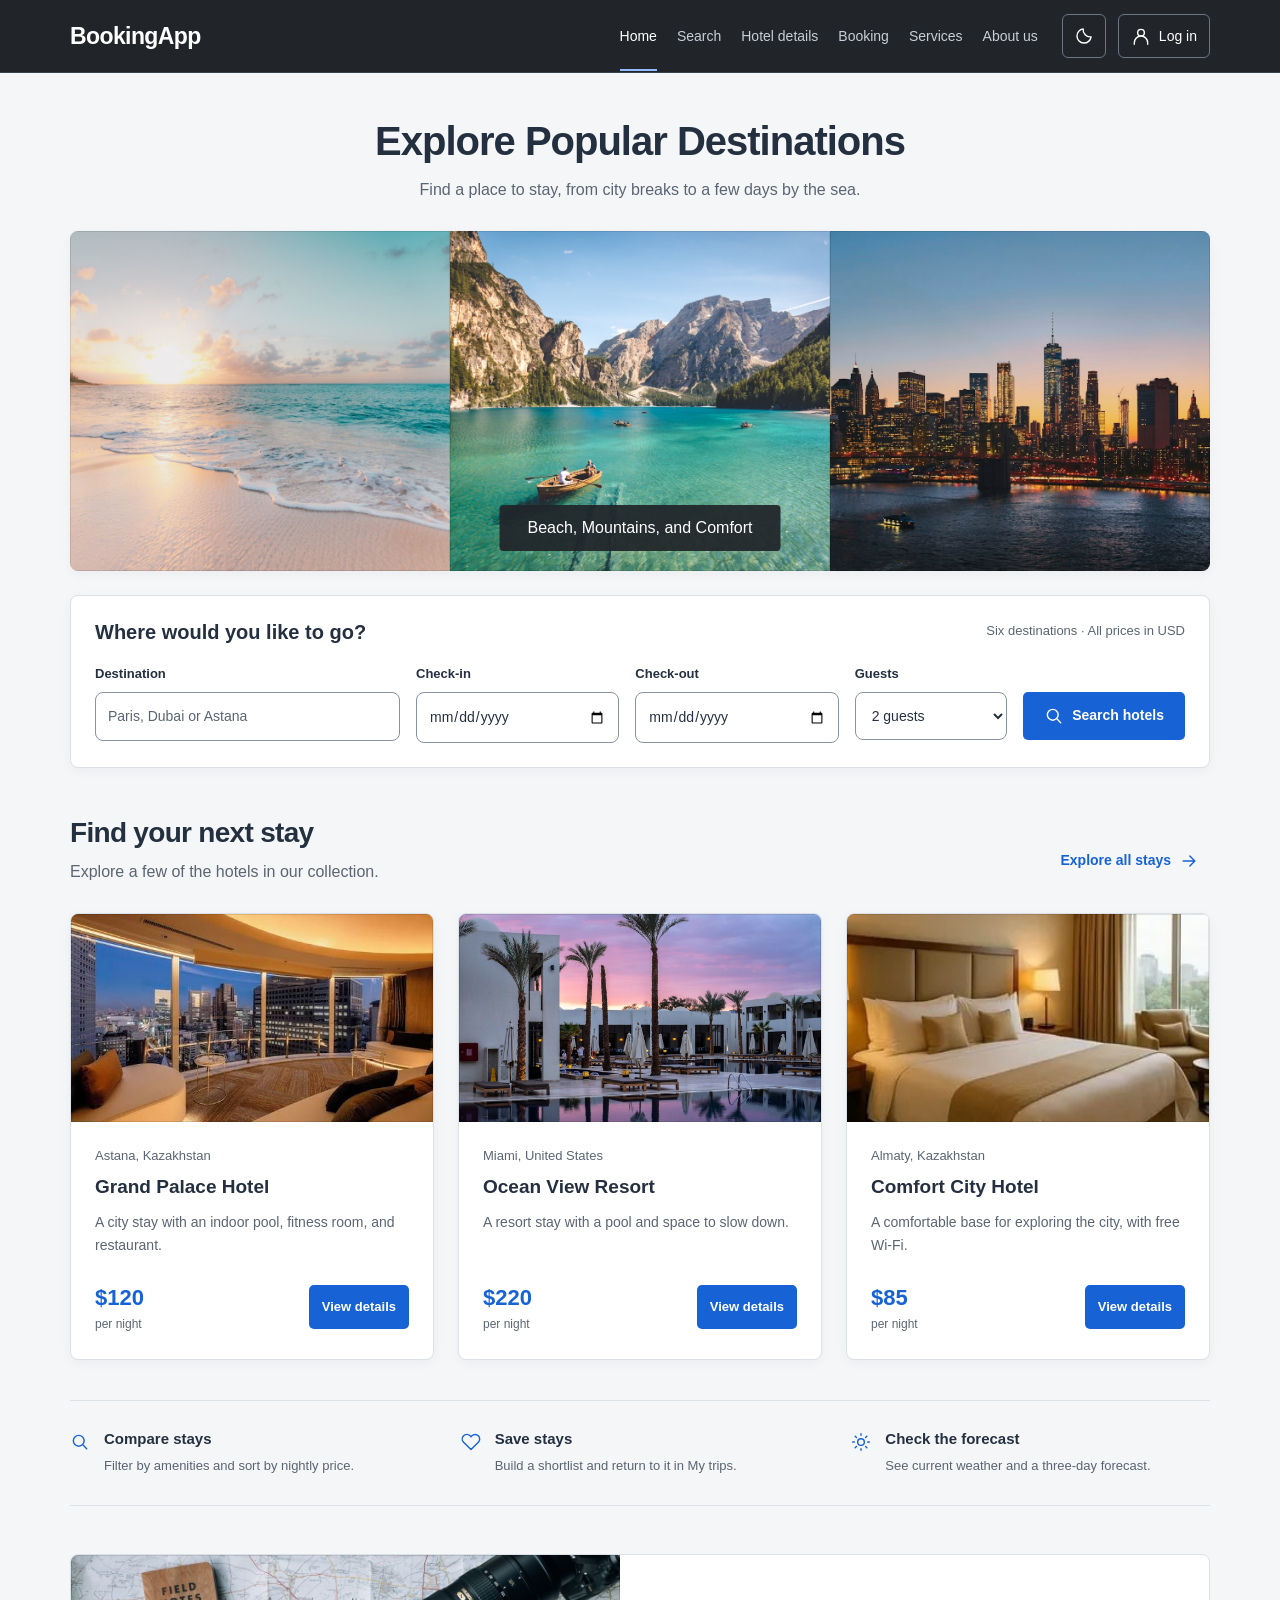
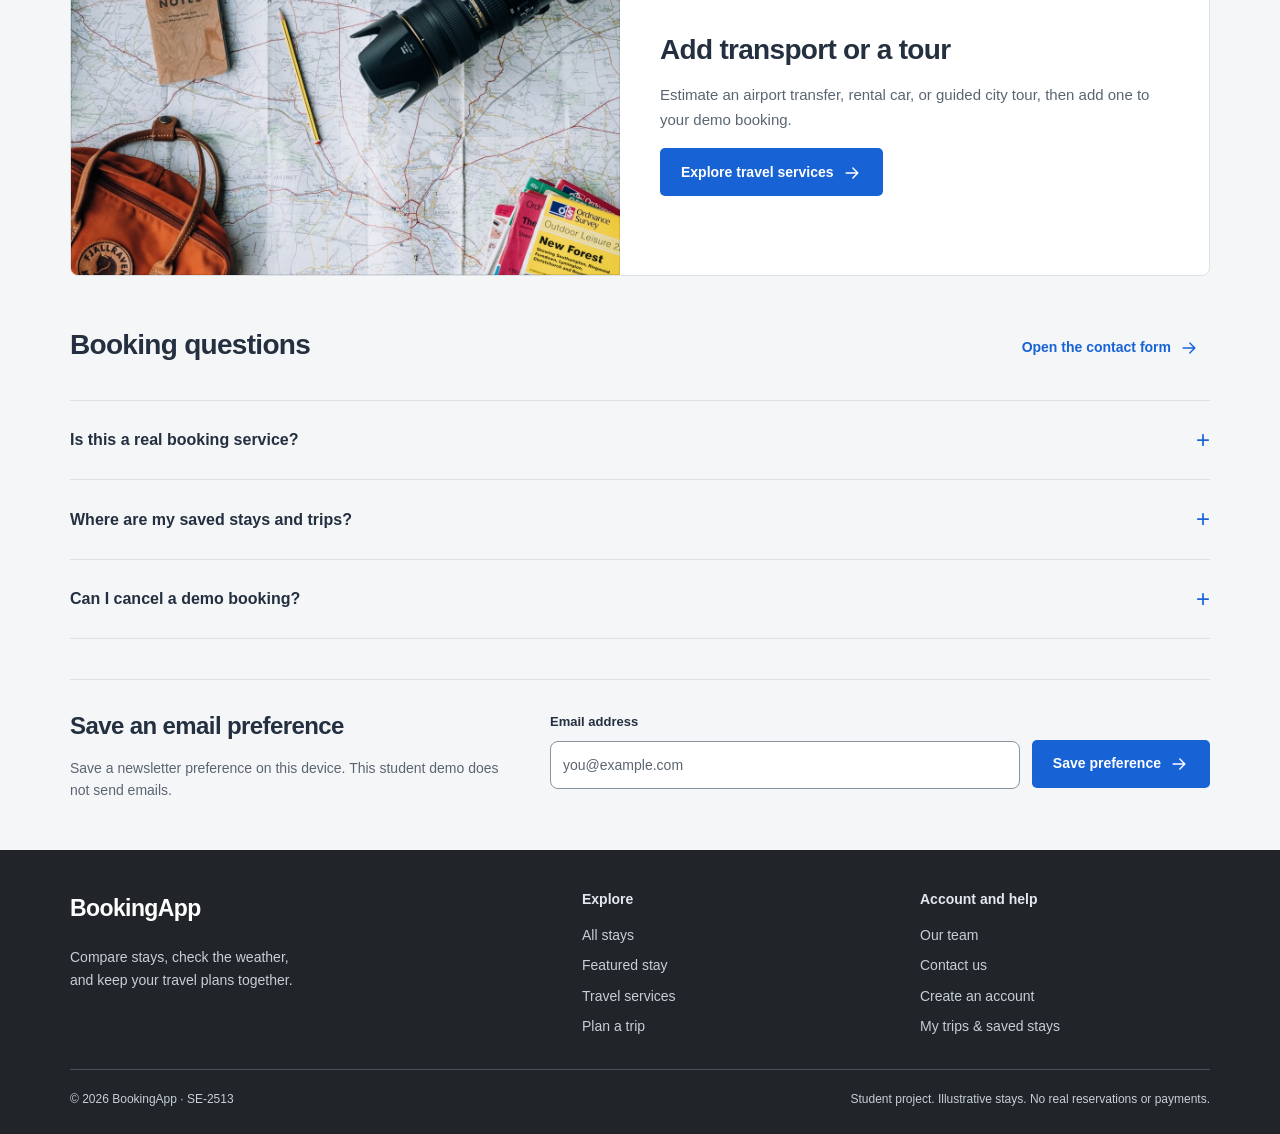
<file: index.html>
<!doctype html>
<html lang="en">
    <head>
        <meta charset="UTF-8" />
        <meta name="viewport" content="width=device-width, initial-scale=1" />
        <meta
            name="description"
            content="BookingApp: explore illustrative stays, compare amenities and plan your next trip. A responsive student travel project."
        />
        <meta name="theme-color" content="#212529" />
        <title>Compare stays and plan a trip | BookingApp</title>
        <link rel="icon" href="image/favicon.svg" type="image/svg+xml" />
        <script src="js/theme-init.js"></script>
        <link rel="stylesheet" href="css/site.css" />
        <script src="js/common.js" defer></script>
        <script src="js/hotels.js" defer></script>
        <script src="js/auth.js" defer></script>
        <script src="js/script.js" defer></script>
    </head>
    <body data-page="index">
        <a class="skip-link" href="#main-content">Skip to content</a>
        <header class="site-header">
            <div class="container header-inner">
                <a href="index.html" class="brand" aria-label="BookingApp home">BookingApp</a>
                <nav id="main-nav" class="main-nav" aria-label="Main navigation">
                    <a href="index.html" aria-current="page">Home</a>
                    <a href="search-results.html">Search</a>
                    <a href="hotel-detail.html?hotel=grand-palace">Hotel details</a>
                    <a href="booking.html">Booking</a>
                    <a href="services.html">Services</a>
                    <a href="about.html">About us</a>
                </nav>
                <div class="header-actions">
                    <button
                        id="theme-toggle"
                        class="icon-button"
                        type="button"
                        aria-label="Switch to dark mode"
                        aria-pressed="false"
                    >
                        <span data-icon="moon"></span></button
                    ><a class="account-link" href="login.html" data-account-link
                        ><span data-icon="user"></span><span>Log in</span></a
                    ><button
                        id="menu-toggle"
                        class="icon-button menu-toggle"
                        type="button"
                        aria-label="Toggle navigation"
                        aria-controls="main-nav"
                        aria-expanded="false"
                    >
                        <span data-icon="menu"></span>
                    </button>
                </div>
            </div>
        </header>
        <main id="main-content">
            <section class="container assignment-hero" aria-labelledby="find-heading">
                <div class="hero-title">
                    <h1 id="find-heading">Explore Popular Destinations</h1>
                    <p class="muted">Find a place to stay, from city breaks to a few days by the sea.</p>
                </div>
                <div class="triptych">
                    <img src="image/destination-1.jpg" alt="Sunlight over a tropical beach" width="600" height="400" fetchpriority="high" />
                    <img src="image/destination-2.jpg" alt="An alpine lake surrounded by mountains" width="600" height="400" />
                    <img src="image/destination-3.jpg" alt="A city skyline beside the water" width="600" height="400" />
                    <p class="photo-caption">Beach, Mountains, and Comfort</p>
                </div>
                <div class="search-panel">
                    <div class="search-heading">
                        <h2>Where would you like to go?</h2>
                        <p class="search-footnote">Six destinations · All prices in USD</p>
                    </div>
                    <form id="home-search" novalidate>
                        <div class="search-grid">
                            <div class="field">
                                <label for="destination">Destination</label
                                ><input
                                    id="destination"
                                    name="destination"
                                    type="text"
                                    list="destination-options"
                                    placeholder="Paris, Dubai or Astana"
                                    autocomplete="off"
                                /><datalist id="destination-options">
                                    <option value="Astana"></option>
                                    <option value="Almaty"></option>
                                    <option value="Miami"></option>
                                    <option value="Paris"></option>
                                    <option value="Dubai"></option>
                                    <option value="Maldives"></option>
                                </datalist>
                            </div>
                            <div class="field">
                                <label for="checkin">Check-in</label
                                ><input id="checkin" name="checkin" type="date" />
                            </div>
                            <div class="field">
                                <label for="checkout">Check-out</label
                                ><input id="checkout" name="checkout" type="date" />
                            </div>
                            <div class="field">
                                <label for="guests">Guests</label
                                ><select id="guests" name="guests">
                                    <option value="1">1 guest</option>
                                    <option value="2" selected>2 guests</option>
                                    <option value="3">3 guests</option>
                                    <option value="4">4 guests</option>
                                    <option value="5">5 guests</option>
                                    <option value="6">6 guests</option>
                                </select>
                            </div>
                            <button class="button button-primary" type="submit">
                                <span data-icon="search"></span>Search hotels
                            </button>
                        </div>
                        <p class="form-status" id="home-search-status" role="status"></p>
                    </form>
                </div>
            </section>
            <section class="container destinations" aria-labelledby="destinations-heading">
                <div class="section-heading">
                    <div>
                        <h2 id="destinations-heading">Find your next stay</h2>
                        <p class="muted">
                            Explore a few of the hotels in our collection.
                        </p>
                    </div>
                    <a class="button button-ghost" href="search-results.html"
                        >Explore all stays <span data-icon="arrow"></span
                    ></a>
                </div>
                <div class="grid-3">
                    <article class="home-hotel">
                        <img src="image/1.jpg" alt="Hotel room with windows overlooking the city" width="480" height="320" loading="lazy" />
                        <div class="home-hotel-body">
                            <p class="home-hotel-location">Astana, Kazakhstan</p>
                            <h3>Grand Palace Hotel</h3>
                            <p class="home-hotel-description">A city stay with an indoor pool, fitness room, and restaurant.</p>
                            <div class="home-hotel-bottom">
                                <p class="home-hotel-price">$120<small>per night</small></p>
                                <a class="button button-primary button-small" href="hotel-detail.html?hotel=grand-palace">View details</a>
                            </div>
                        </div>
                    </article>
                    <article class="home-hotel">
                        <img src="image/destination-8.jpg" alt="A quiet resort pool with loungers" width="480" height="320" loading="lazy" />
                        <div class="home-hotel-body">
                            <p class="home-hotel-location">Miami, United States</p>
                            <h3>Ocean View Resort</h3>
                            <p class="home-hotel-description">A resort stay with a pool and space to slow down.</p>
                            <div class="home-hotel-bottom">
                                <p class="home-hotel-price">$220<small>per night</small></p>
                                <a class="button button-primary button-small" href="hotel-detail.html?hotel=ocean-view">View details</a>
                            </div>
                        </div>
                    </article>
                    <article class="home-hotel">
                        <img src="image/3.jpg" alt="A comfortable guest bedroom" width="480" height="320" loading="lazy" />
                        <div class="home-hotel-body">
                            <p class="home-hotel-location">Almaty, Kazakhstan</p>
                            <h3>Comfort City Hotel</h3>
                            <p class="home-hotel-description">A comfortable base for exploring the city, with free Wi-Fi.</p>
                            <div class="home-hotel-bottom">
                                <p class="home-hotel-price">$85<small>per night</small></p>
                                <a class="button button-primary button-small" href="hotel-detail.html?hotel=comfort-city">View details</a>
                            </div>
                        </div>
                    </article>
                </div>
                <div class="benefits">
                    <div class="benefit">
                        <div class="benefit-icon" data-icon="search"></div>
                        <div>
                            <h3>Compare stays</h3>
                            <p>Filter by amenities and sort by nightly price.</p>
                        </div>
                    </div>
                    <div class="benefit">
                        <div class="benefit-icon" data-icon="heart"></div>
                        <div>
                            <h3>Save stays</h3>
                            <p>Build a shortlist and return to it in My trips.</p>
                        </div>
                    </div>
                    <div class="benefit">
                        <div class="benefit-icon" data-icon="sun"></div>
                        <div>
                            <h3>Check the forecast</h3>
                            <p>See current weather and a three-day forecast.</p>
                        </div>
                    </div>
                </div>
            </section>
            <section class="container story-banner" aria-labelledby="story-heading">
                <img
                    src="image/destination-6.jpg"
                    alt="A camera, map and travel notebook"
                    width="600"
                    height="350"
                    loading="lazy"
                />
                <div>
                    <h2 id="story-heading">Add transport or a tour</h2>
                    <p class="lead">
                        Estimate an airport transfer, rental car, or guided city tour, then add one to your
                        demo booking.
                    </p>
                    <a class="button button-primary" href="services.html"
                        >Explore travel services <span data-icon="arrow"></span
                    ></a>
                </div>
            </section>
            <section class="container" aria-labelledby="faq-heading">
                <div class="section-heading">
                    <div>
                        <h2 id="faq-heading">Booking questions</h2>
                    </div>
                    <a class="button button-ghost" href="about.html#contact"
                        >Open the contact form <span data-icon="arrow"></span
                    ></a>
                </div>
                <div class="faq-list">
                    <details>
                        <summary>Is this a real booking service?</summary>
                        <p>
                            BookingApp is a student travel project. The stays and prices are illustrative. You
                            can explore, create a local demo account and save a demo trip, but no real
                            reservation or payment is made.
                        </p>
                    </details>
                    <details>
                        <summary>Where are my saved stays and trips?</summary>
                        <p>
                            Log in and open My trips to see your saved stays and demo bookings. Your data
                            stays in this browser. Clearing browser storage removes it; it does not sync
                            between devices.
                        </p>
                    </details>
                    <details>
                        <summary>Can I cancel a demo booking?</summary>
                        <p>
                            Yes. Open your profile, find the trip and choose Cancel booking. You will be asked
                            to confirm before its status changes.
                        </p>
                    </details>
                </div>
            </section>
            <section class="container">
                <div class="newsletter">
                    <div>
                        <h2>Save an email preference</h2>
                        <p>
                            Save a newsletter preference on this device. This student demo does not send
                            emails.
                        </p>
                    </div>
                    <form id="subscribe-form" novalidate>
                        <div class="inline">
                            <div class="field">
                                <label for="subscribe-email">Email address</label
                                ><input
                                    id="subscribe-email"
                                    type="text"
                                    inputmode="email"
                                    autocomplete="email"
                                    placeholder="you@example.com"
                                />
                            </div>
                            <button type="submit" class="button button-primary">
                                Save preference <span data-icon="arrow"></span>
                            </button>
                        </div>
                        <p id="subscribe-status" class="form-status" role="status"></p>
                    </form>
                </div>
            </section>
        </main>

        <footer class="site-footer">
            <div class="container">
                <div class="footer-top">
                    <div>
                        <a href="index.html" class="brand">BookingApp</a>
                        <p>Compare stays, check the weather,<br />and keep your travel plans together.</p>
                    </div>
                    <div class="footer-links">
                        <h3>Explore</h3>
                        <a href="search-results.html">All stays</a
                        ><a href="hotel-detail.html?hotel=grand-palace">Featured stay</a
                        ><a href="services.html">Travel services</a><a href="booking.html">Plan a trip</a>
                    </div>
                    <div class="footer-links">
                        <h3>Account and help</h3>
                        <a href="about.html">Our team</a><a href="about.html#contact">Contact us</a
                        ><a href="signup.html">Create an account</a
                        ><a href="profile.html">My trips &amp; saved stays</a>
                    </div>
                </div>
                <div class="footer-bottom">
                    <p>© 2026 BookingApp · SE-2513</p>
                    <p>Student project. Illustrative stays. No real reservations or payments.</p>
                </div>
            </div>
        </footer>
        <div id="notification" class="notification" role="status" aria-live="polite" hidden></div>
        <noscript
            ><p class="container">Enable JavaScript for search, accounts, and demo bookings.</p></noscript
        >
    </body>
</html>
</file>
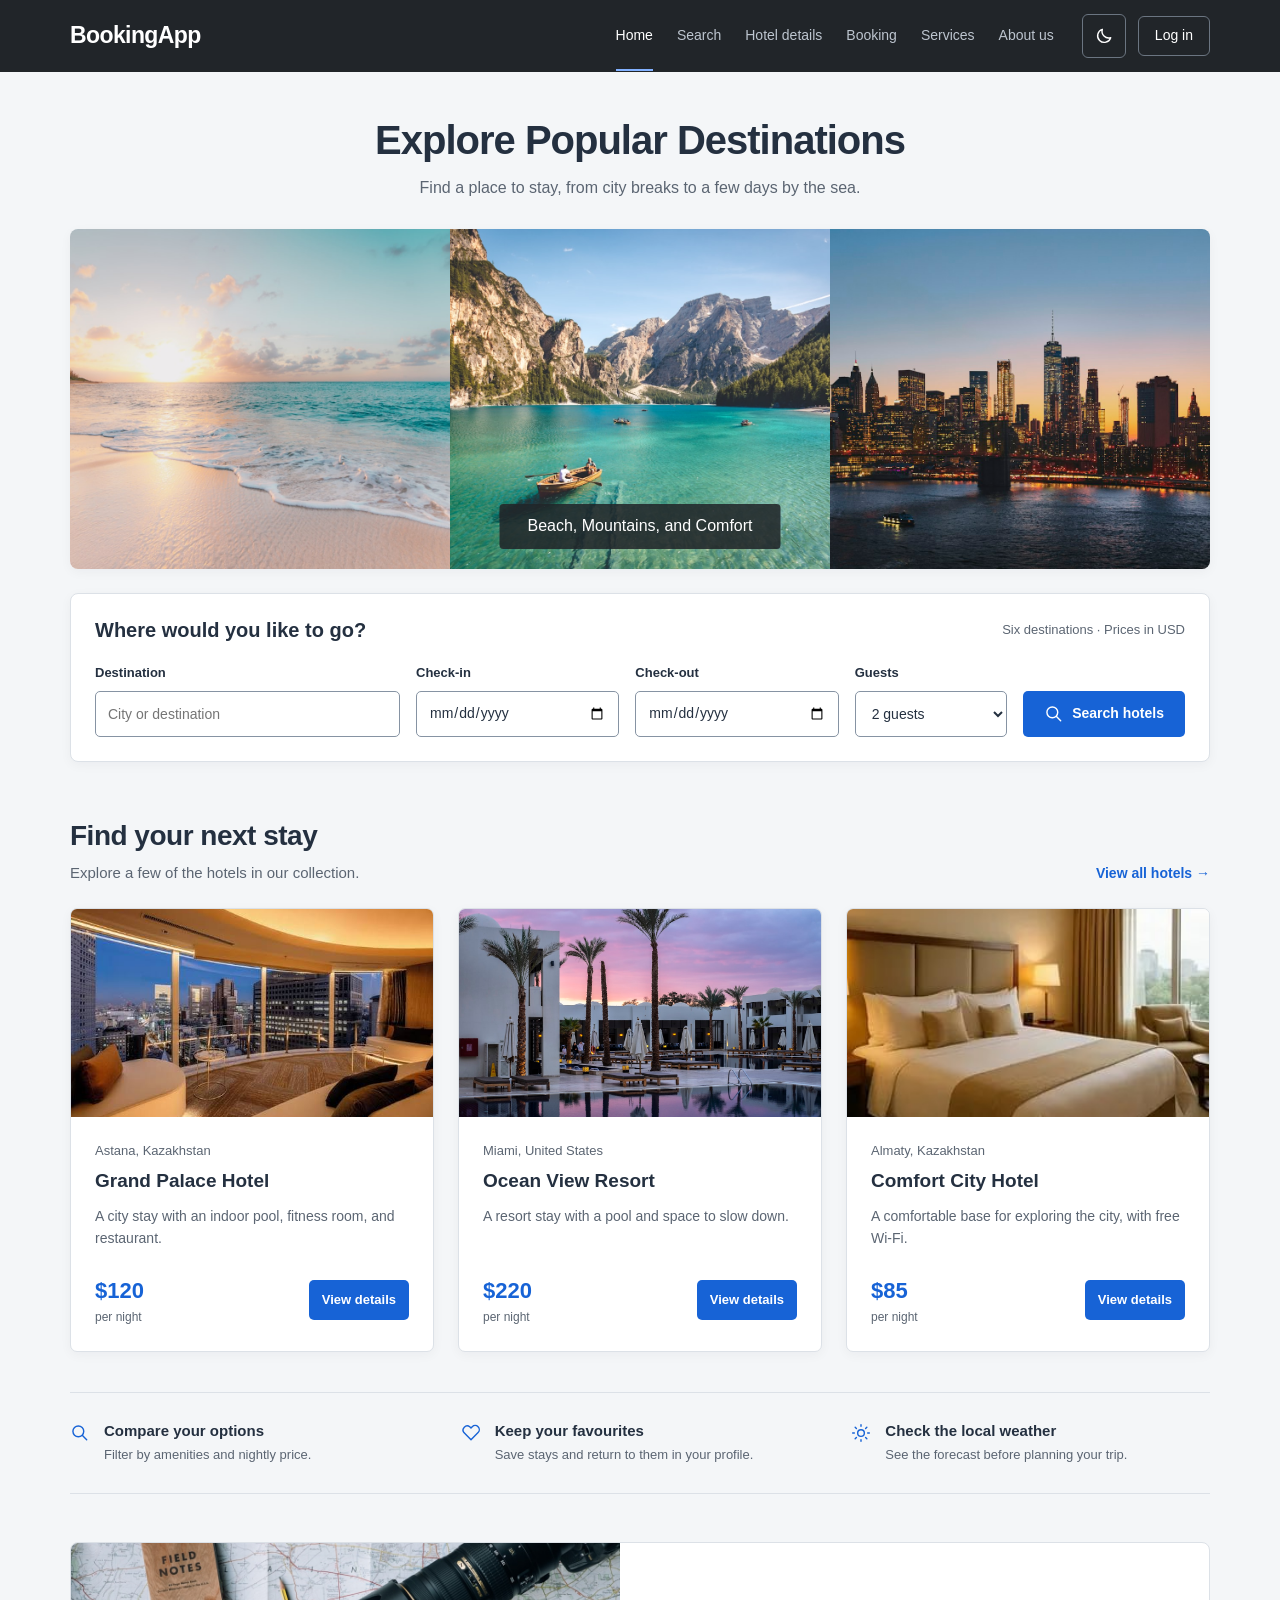
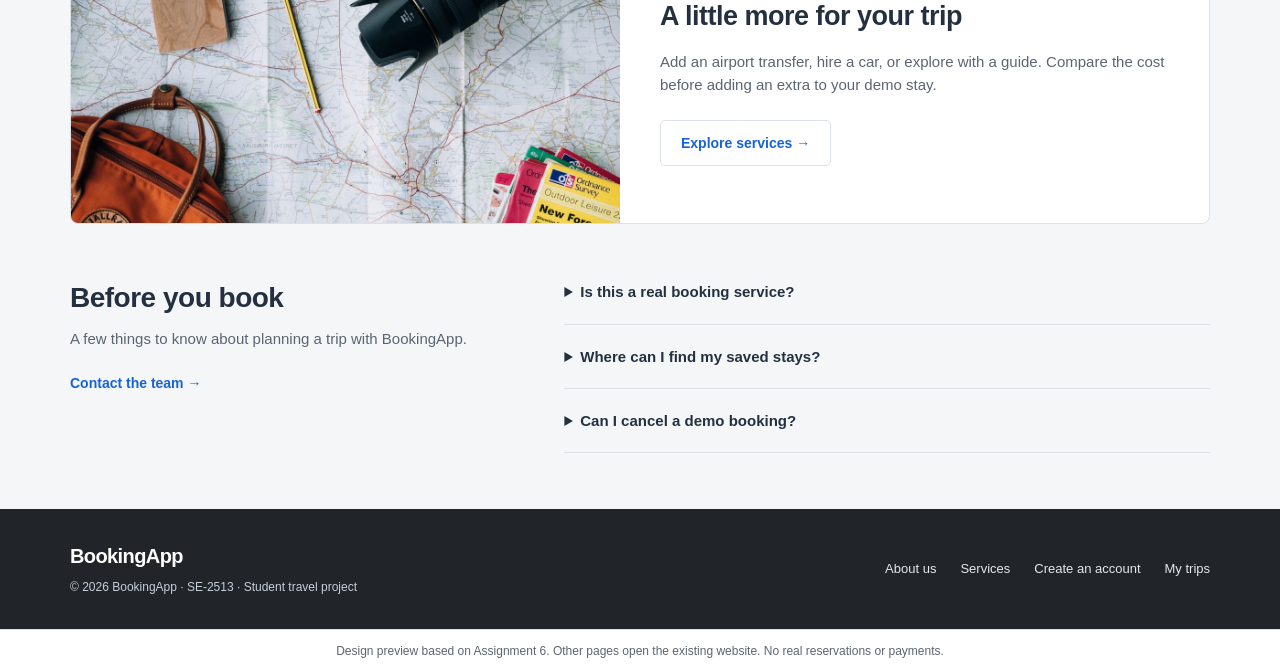
<file: design-preview/index.html>
<!doctype html>
<html lang="en">
<head>
<meta charset="utf-8"><meta name="viewport" content="width=device-width, initial-scale=1">
<title>BookingApp — Assignment-style preview</title>
<link rel="icon" href="../image/favicon.svg">
<style>
:root{color-scheme:light;--bg:#f4f6f8;--paper:#fff;--ink:#243040;--muted:#5b6572;--line:#dce1e7;--blue:#1763d6;--hover:#104daa;--soft:#edf3fc;--shadow:0 3px 12px #1522380b}
[data-theme=dark]{color-scheme:dark;--bg:#161b23;--paper:#202733;--ink:#f0f3f7;--muted:#b7c1cf;--line:#384352;--blue:#91baff;--hover:#b7d1ff;--soft:#27384e;--shadow:none}
*{box-sizing:border-box}body{margin:0;font:16px/1.55 Arial,Helvetica,sans-serif;background:var(--bg);color:var(--ink)}a{color:var(--blue);text-decoration:none}button,input,select{font:inherit}button,a,input,select{touch-action:manipulation}button{cursor:pointer}img{display:block;width:100%;object-fit:cover}h1,h2,h3,p{margin:0}h1{font-size:40px;line-height:1.2;letter-spacing:-1px}h2{font-size:28px;line-height:1.25;letter-spacing:-.5px}h3{font-size:20px;line-height:1.3}a:focus-visible,button:focus-visible,input:focus-visible,select:focus-visible{outline:3px solid var(--blue);outline-offset:4px}.wrap{width:min(1140px,calc(100% - 48px));margin:auto}.muted{color:var(--muted)}.top{background:#212529;color:#fff}.nav{display:flex;align-items:center;gap:28px;min-height:72px}.brand{font-size:23px;font-weight:700;color:#fff;letter-spacing:-.6px;margin-right:auto}.links{display:flex;gap:24px;align-items:center}.links a{color:#bdc5cf;font-size:14px}.links a:hover,.links a[aria-current]{color:white}.links a[aria-current]{box-shadow:0 2px #82b1ff;padding-block:22px}.actions{display:flex;gap:12px;align-items:center}.login{color:#fff;font-size:14px;border:1px solid #6b7581;border-radius:6px;padding:8px 16px}.icon-button{width:44px;height:44px;display:grid;place-items:center;background:transparent;border:1px solid #6b7581;border-radius:6px;color:#fff}.icon{width:20px;height:20px;fill:none;stroke:currentColor;stroke-width:1.7;stroke-linecap:round;stroke-linejoin:round}.menu{display:none}.hero{padding-top:44px}.hero-title{text-align:center;margin-bottom:28px}.hero-title p{margin-top:12px;color:var(--muted)}.triptych{position:relative;display:grid;grid-template-columns:repeat(3,1fr);height:340px;border-radius:8px;overflow:hidden;box-shadow:var(--shadow)}.triptych img{height:100%;min-width:0}.photo-caption{position:absolute;bottom:20px;left:50%;transform:translateX(-50%);padding:10px 28px;background:#212529dd;color:#fff;border-radius:4px;font-size:16px;white-space:nowrap}.search{margin-top:24px;background:var(--paper);border:1px solid var(--line);border-radius:8px;padding:24px;box-shadow:var(--shadow)}.search-title{display:flex;justify-content:space-between;align-items:center;margin-bottom:20px;gap:12px}.search-title h2{font-size:20px;letter-spacing:0}.search-title span{font-size:13px;color:var(--muted)}.search-grid{display:grid;grid-template-columns:1.5fr 1fr 1fr .75fr auto;gap:16px;align-items:end}.field{min-width:0}.field label{display:block;font-size:13px;font-weight:600;margin-bottom:8px}input,select{width:100%;height:46px;border:1px solid #8693a3;border-radius:5px;padding:10px 12px;background:var(--paper);color:var(--ink);min-width:0;font-size:14px}.btn{display:inline-flex;align-items:center;justify-content:center;gap:8px;min-height:46px;padding:10px 20px;border:1px solid transparent;border-radius:5px;background:var(--blue);color:white;font-size:14px;font-weight:600;white-space:nowrap;transition:background-color .16s ease,box-shadow .16s ease}.btn:hover{background:var(--hover)}[data-theme=dark] .btn{color:#14213d}.btn.secondary{color:var(--blue);background:var(--paper);border-color:var(--line)}.btn.secondary:hover{background:var(--soft)}.error{color:#b42332;font-size:14px;margin-top:12px}.error:empty{display:none}[data-theme=dark] .error{color:#ffb0b7}.section{padding-top:56px}.section-head{display:flex;justify-content:space-between;align-items:end;gap:24px;margin-bottom:24px}.section-head p{margin-top:8px;color:var(--muted);font-size:15px}.text-link{font-size:14px;font-weight:600;white-space:nowrap}.hotels{display:grid;grid-template-columns:repeat(3,minmax(0,1fr));gap:24px}.hotel{background:var(--paper);border:1px solid var(--line);border-radius:7px;overflow:hidden;box-shadow:var(--shadow)}.hotel img{height:208px}.hotel-body{padding:24px}.location{color:var(--muted);font-size:13px;display:flex;align-items:center;gap:6px;margin-bottom:8px}.location .icon{width:15px;height:15px}.hotel h3{font-size:19px}.hotel p{font-size:14px;color:var(--muted);margin-top:12px;min-height:44px}.hotel-bottom{display:flex;align-items:center;justify-content:space-between;gap:12px;margin-top:24px}.price{font-size:22px;font-weight:700;color:var(--blue);font-variant-numeric:tabular-nums}.price small{font-size:12px;font-weight:400;color:var(--muted);display:block}.hotel .btn{min-height:40px;padding:8px 12px;font-size:13px}.benefits{display:grid;grid-template-columns:repeat(3,1fr);gap:32px;padding:28px 0;border-top:1px solid var(--line);border-bottom:1px solid var(--line);margin-top:40px}.benefit{display:flex;align-items:start;gap:14px}.benefit .icon{color:var(--blue);flex-shrink:0;margin-top:2px}.benefit h3{font-size:15px}.benefit p{font-size:13px;color:var(--muted);margin-top:5px}.extras{display:grid;grid-template-columns:1fr 1fr;gap:40px;align-items:center;background:var(--paper);border:1px solid var(--line);border-radius:8px;overflow:hidden;margin-top:48px}.extras img{height:280px}.extras-copy{padding:28px 32px 28px 0}.extras-copy h2{font-size:27px}.extras-copy p{color:var(--muted);margin:16px 0 24px;font-size:15px}.faq{display:grid;grid-template-columns:.8fr 1.2fr;gap:64px;padding:56px 0}.faq-intro p{margin:12px 0 20px;color:var(--muted);font-size:15px}.questions details{border-bottom:1px solid var(--line)}.questions summary{cursor:pointer;padding:20px 24px 20px 0;font-weight:600;font-size:15px}.questions details:first-child summary{padding-top:0}.questions p{color:var(--muted);font-size:14px;padding-bottom:20px}.footer{background:#212529;color:#c6ced8;padding:32px 0}.footer-row{display:flex;justify-content:space-between;gap:24px;align-items:center}.footer .brand{display:block;margin-bottom:6px;font-size:20px}.footer p{font-size:12px}.footer-links{display:flex;gap:24px}.footer-links a{color:#e3e8ee;font-size:13px}.preview-note{padding:12px 24px;text-align:center;font-size:12px;color:var(--muted);background:var(--paper);border-top:1px solid var(--line)}
@media(max-width:1000px){.nav{gap:16px}.links{gap:14px}.links a{font-size:13px}.search-grid{grid-template-columns:repeat(4,1fr)}.destination{grid-column:span 2}.search-grid .btn{grid-column:span 3}.hotel-body{padding:20px}.hotel-bottom{align-items:start;flex-direction:column}.hotel img{height:180px}.triptych{height:300px}}
@media(max-width:760px){.wrap{width:calc(100% - 32px)}.nav{position:relative;min-height:64px;gap:12px}.brand{font-size:21px}.links{display:none;position:absolute;top:64px;left:-16px;right:-16px;z-index:5;padding:16px 24px;background:#212529;flex-direction:column;align-items:stretch;gap:0;border-top:1px solid #49515c}.links.open{display:flex}.links a,.links a[aria-current]{padding:12px 0;box-shadow:none}.menu{display:grid}.actions{gap:8px}.login{padding:9px 12px}.hero{padding-top:32px}h1{font-size:30px;letter-spacing:-.6px}.hero-title p{font-size:14px;max-width:310px;margin:12px auto 0}.triptych{height:260px}.photo-caption{font-size:13px;padding:8px 16px;bottom:12px}.search{padding:20px;margin-top:16px}.search-title{align-items:start;flex-direction:column;gap:4px}.search-title h2{font-size:18px}.search-grid{grid-template-columns:1fr 1fr;gap:16px}.destination{grid-column:1/-1}.search-grid .btn{grid-column:auto;padding-inline:8px}.section{padding-top:36px}h2{font-size:24px}.section-head{align-items:start;gap:12px;flex-direction:column}.hotels{grid-template-columns:1fr;gap:20px}.hotel img{height:220px}.hotel-bottom{flex-direction:row;align-items:center}.hotel p{min-height:0}.benefits{grid-template-columns:1fr;gap:24px;margin-top:28px}.extras{grid-template-columns:1fr;gap:0;margin-top:32px}.extras img{height:220px}.extras-copy{padding:24px}.extras-copy h2{font-size:24px}.faq{grid-template-columns:1fr;gap:28px;padding:36px 0}.footer-row{align-items:start;flex-direction:column}.footer-links{flex-wrap:wrap;gap:16px}.preview-note{text-align:left;padding-inline:16px}}
@media(prefers-reduced-motion:reduce){*{transition:none!important}}
</style>
</head>
<body>
<header class="top"><div class="wrap nav"><a class="brand" href="index.html">BookingApp</a><nav class="links" id="nav" aria-label="Main navigation"><a href="index.html" aria-current="page">Home</a><a href="../search-results.html">Search</a><a href="../hotel-detail.html?hotel=grand-palace">Hotel details</a><a href="../booking.html">Booking</a><a href="../services.html">Services</a><a href="../about.html">About us</a></nav><div class="actions"><button class="icon-button" id="theme" aria-label="Switch to dark mode" aria-pressed="false"><svg class="icon" viewBox="0 0 24 24"><path d="M20 14a8 8 0 0 1-10-10 8 8 0 1 0 10 10Z"/></svg></button><a class="login" href="../login.html">Log in</a><button class="icon-button menu" id="menu" aria-label="Toggle menu" aria-controls="nav" aria-expanded="false"><svg class="icon" viewBox="0 0 24 24"><path d="M4 6h16M4 12h16M4 18h16"/></svg></button></div></div></header>
<main class="wrap">
<section class="hero" aria-labelledby="hero-title"><div class="hero-title"><h1 id="hero-title">Explore Popular Destinations</h1><p>Find a place to stay, from city breaks to a few days by the sea.</p></div><div class="triptych"><img src="../image/destination-1.jpg" alt="Sunlight over a tropical beach"><img src="../image/destination-2.jpg" alt="An alpine lake surrounded by mountains"><img src="../image/destination-3.jpg" alt="A city skyline beside the water"><p class="photo-caption">Beach, Mountains, and Comfort</p></div>
<form class="search" id="search" novalidate><div class="search-title"><h2>Where would you like to go?</h2><span>Six destinations · Prices in USD</span></div><div class="search-grid"><div class="field destination"><label for="destination">Destination</label><input id="destination" name="destination" list="cities" placeholder="City or destination"><datalist id="cities"><option value="Astana"><option value="Almaty"><option value="Miami"><option value="Paris"><option value="Dubai"><option value="Maldives"></datalist></div><div class="field"><label for="checkin">Check-in</label><input type="date" id="checkin" name="checkin"></div><div class="field"><label for="checkout">Check-out</label><input type="date" id="checkout" name="checkout"></div><div class="field"><label for="guests">Guests</label><select id="guests" name="guests"><option value="1">1 guest</option><option value="2" selected>2 guests</option><option value="3">3 guests</option><option value="4">4 guests</option><option value="5">5 guests</option><option value="6">6 guests</option></select></div><button class="btn" type="submit"><svg class="icon" viewBox="0 0 24 24"><circle cx="10" cy="10" r="6.5"/><path d="m15 15 5 5"/></svg>Search hotels</button></div><p class="error" id="search-error" role="status"></p></form></section>
<section class="section" aria-labelledby="stays-title"><div class="section-head"><div><h2 id="stays-title">Find your next stay</h2><p>Explore a few of the hotels in our collection.</p></div><a class="text-link" href="../search-results.html">View all hotels →</a></div><div class="hotels">
<article class="hotel"><img src="../image/1.jpg" alt="Hotel room with windows overlooking the city"><div class="hotel-body"><div class="location">Astana, Kazakhstan</div><h3>Grand Palace Hotel</h3><p>A city stay with an indoor pool, fitness room, and restaurant.</p><div class="hotel-bottom"><span class="price">$120<small>per night</small></span><a class="btn" href="../hotel-detail.html?hotel=grand-palace">View details</a></div></div></article>
<article class="hotel"><img src="../image/destination-8.jpg" alt="A quiet resort pool with loungers"><div class="hotel-body"><div class="location">Miami, United States</div><h3>Ocean View Resort</h3><p>A resort stay with a pool and space to slow down.</p><div class="hotel-bottom"><span class="price">$220<small>per night</small></span><a class="btn" href="../hotel-detail.html?hotel=ocean-view">View details</a></div></div></article>
<article class="hotel"><img src="../image/3.jpg" alt="A comfortable guest bedroom"><div class="hotel-body"><div class="location">Almaty, Kazakhstan</div><h3>Comfort City Hotel</h3><p>A comfortable base for exploring the city, with free Wi-Fi.</p><div class="hotel-bottom"><span class="price">$85<small>per night</small></span><a class="btn" href="../hotel-detail.html?hotel=comfort-city">View details</a></div></div></article>
</div></section>
<div class="benefits"><div class="benefit"><svg class="icon" viewBox="0 0 24 24"><circle cx="10" cy="10" r="6.5"/><path d="m15 15 5 5"/></svg><div><h3>Compare your options</h3><p>Filter by amenities and nightly price.</p></div></div><div class="benefit"><svg class="icon" viewBox="0 0 24 24"><path d="M20.5 4.5a5 5 0 0 0-7 0L12 6l-1.5-1.5a5 5 0 0 0-7 7L12 20l8.5-8.5a5 5 0 0 0 0-7Z"/></svg><div><h3>Keep your favourites</h3><p>Save stays and return to them in your profile.</p></div></div><div class="benefit"><svg class="icon" viewBox="0 0 24 24"><circle cx="12" cy="12" r="4"/><path d="M12 2v2m0 16v2M2 12h2m16 0h2M5 5l1.5 1.5m11 11L19 19M5 19l1.5-1.5m11-11L19 5"/></svg><div><h3>Check the local weather</h3><p>See the forecast before planning your trip.</p></div></div></div>
<section class="extras"><img src="../image/destination-6.jpg" alt="Camera and travel notebook on a map"><div class="extras-copy"><h2>A little more for your trip</h2><p>Add an airport transfer, hire a car, or explore with a guide. Compare the cost before adding an extra to your demo stay.</p><a class="btn secondary" href="../services.html">Explore services →</a></div></section>
<section class="faq"><div class="faq-intro"><h2>Before you book</h2><p>A few things to know about planning a trip with BookingApp.</p><a class="text-link" href="../about.html#contact">Contact the team →</a></div><div class="questions"><details><summary>Is this a real booking service?</summary><p>BookingApp is a student project. Hotels and prices are illustrative, and no actual reservation or payment is made.</p></details><details><summary>Where can I find my saved stays?</summary><p>Open your profile to view saved stays and demo bookings. Your information is stored in this browser.</p></details><details><summary>Can I cancel a demo booking?</summary><p>Yes. Open My trips in your profile and choose the booking you want to cancel.</p></details></div></section>
</main>
<footer class="footer"><div class="wrap footer-row"><div><a class="brand" href="index.html">BookingApp</a><p>© 2026 BookingApp · SE-2513 · Student travel project</p></div><div class="footer-links"><a href="../about.html">About us</a><a href="../services.html">Services</a><a href="../signup.html">Create an account</a><a href="../profile.html">My trips</a></div></div></footer>
<div class="preview-note">Design preview based on Assignment 6. Other pages open the existing website. No real reservations or payments.</div>
<script>
const themeButton=document.querySelector('#theme');
function setTheme(dark){document.documentElement.dataset.theme=dark?'dark':'light';themeButton.setAttribute('aria-pressed',String(dark));themeButton.setAttribute('aria-label',dark?'Switch to light mode':'Switch to dark mode');try{localStorage.setItem('bookingapp.designPreviewTheme',dark?'dark':'light')}catch{}}
try{setTheme(localStorage.getItem('bookingapp.designPreviewTheme')==='dark')}catch{}
themeButton.addEventListener('click',()=>setTheme(document.documentElement.dataset.theme!=='dark'));
const menu=document.querySelector('#menu'),nav=document.querySelector('#nav');function closeMenu(){nav.classList.remove('open');menu.setAttribute('aria-expanded','false')}
menu.addEventListener('click',()=>{const open=nav.classList.toggle('open');menu.setAttribute('aria-expanded',String(open))});document.addEventListener('keydown',e=>{if(e.key==='Escape'&&nav.classList.contains('open')){closeMenu();menu.focus()}});
document.querySelector('#search').addEventListener('submit',e=>{e.preventDefault();const start=document.querySelector('#checkin'),end=document.querySelector('#checkout'),out=document.querySelector('#search-error');out.textContent='';start.removeAttribute('aria-invalid');end.removeAttribute('aria-invalid');const today=new Date();today.setHours(0,0,0,0);let invalid=null;if(!start.value||new Date(start.value+'T00:00:00')<today){out.textContent='Choose a check-in date today or later.';invalid=start}else if(!end.value||end.value<=start.value){out.textContent='Choose a check-out date after check-in.';invalid=end}if(invalid){invalid.setAttribute('aria-invalid','true');invalid.focus();return}const query=new URLSearchParams(new FormData(e.target));location.href='../search-results.html?'+query.toString()});
</script>
</body>
</html>
</file>
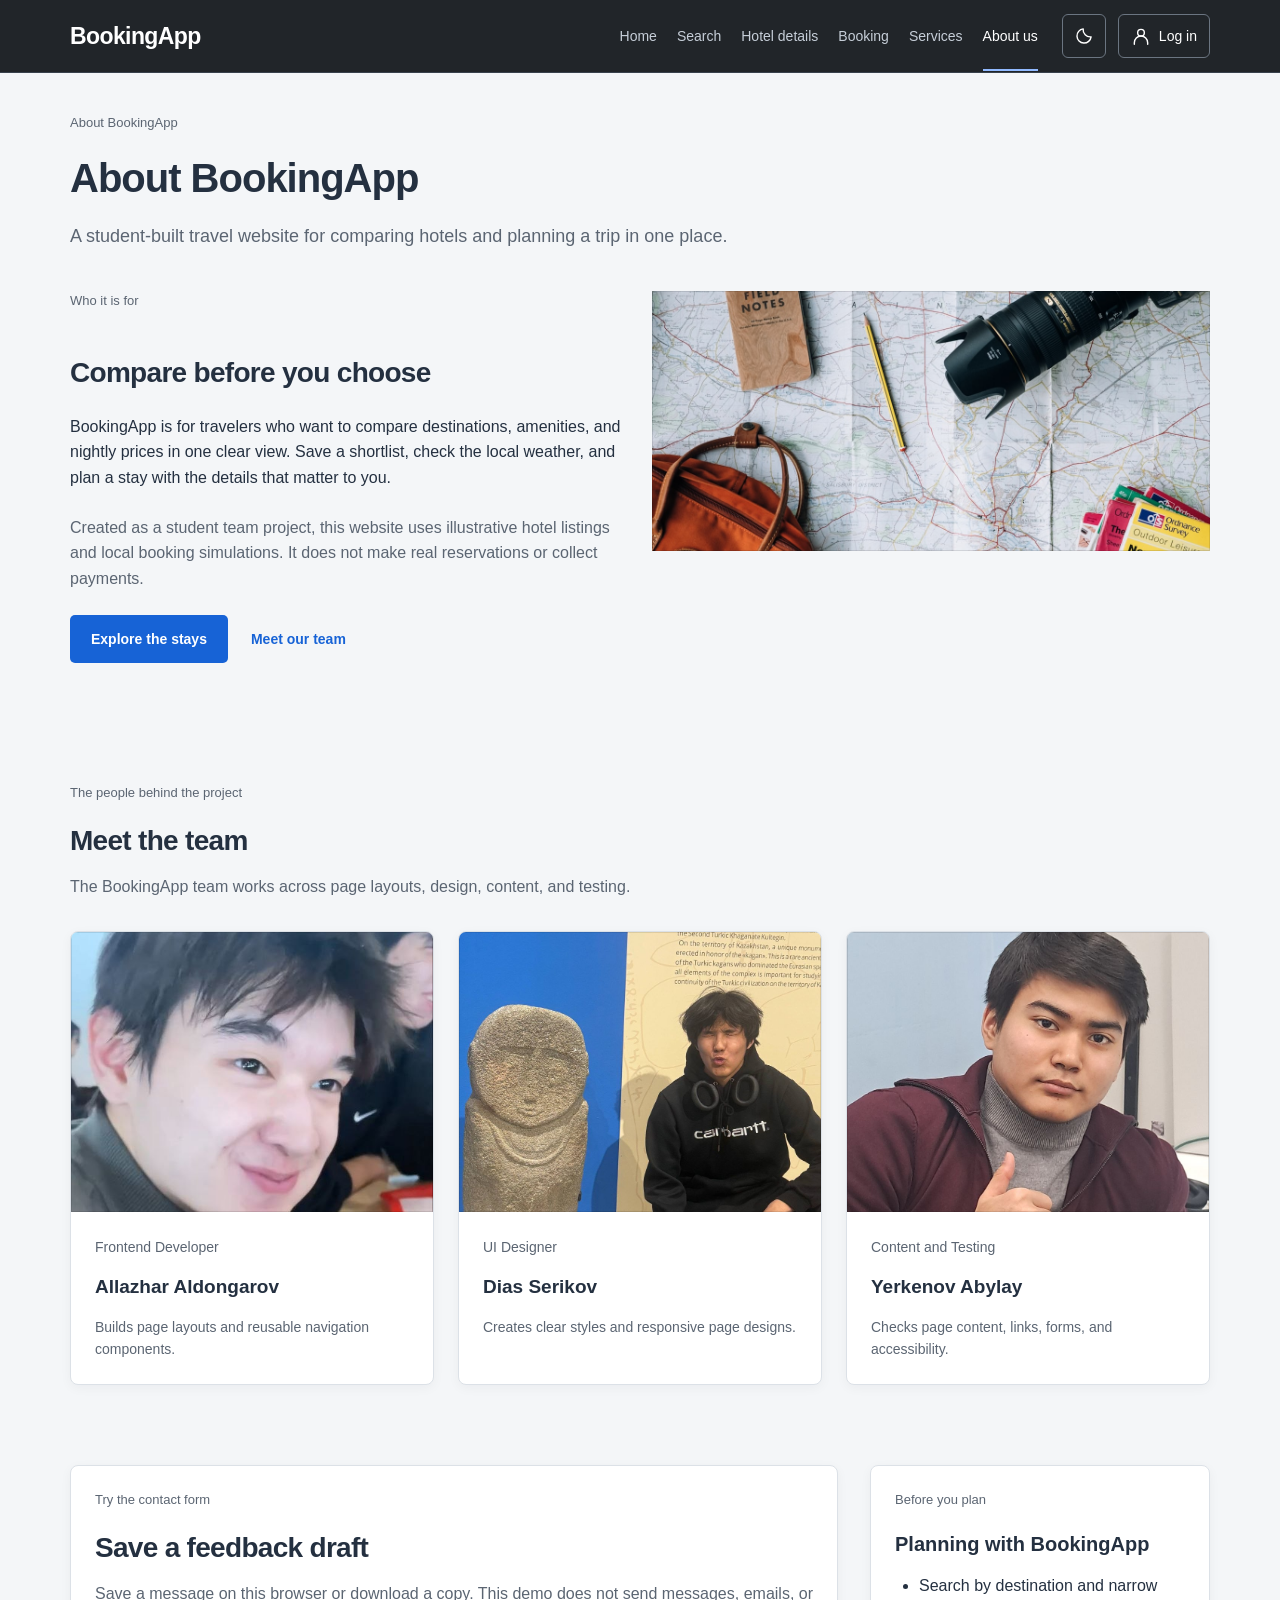
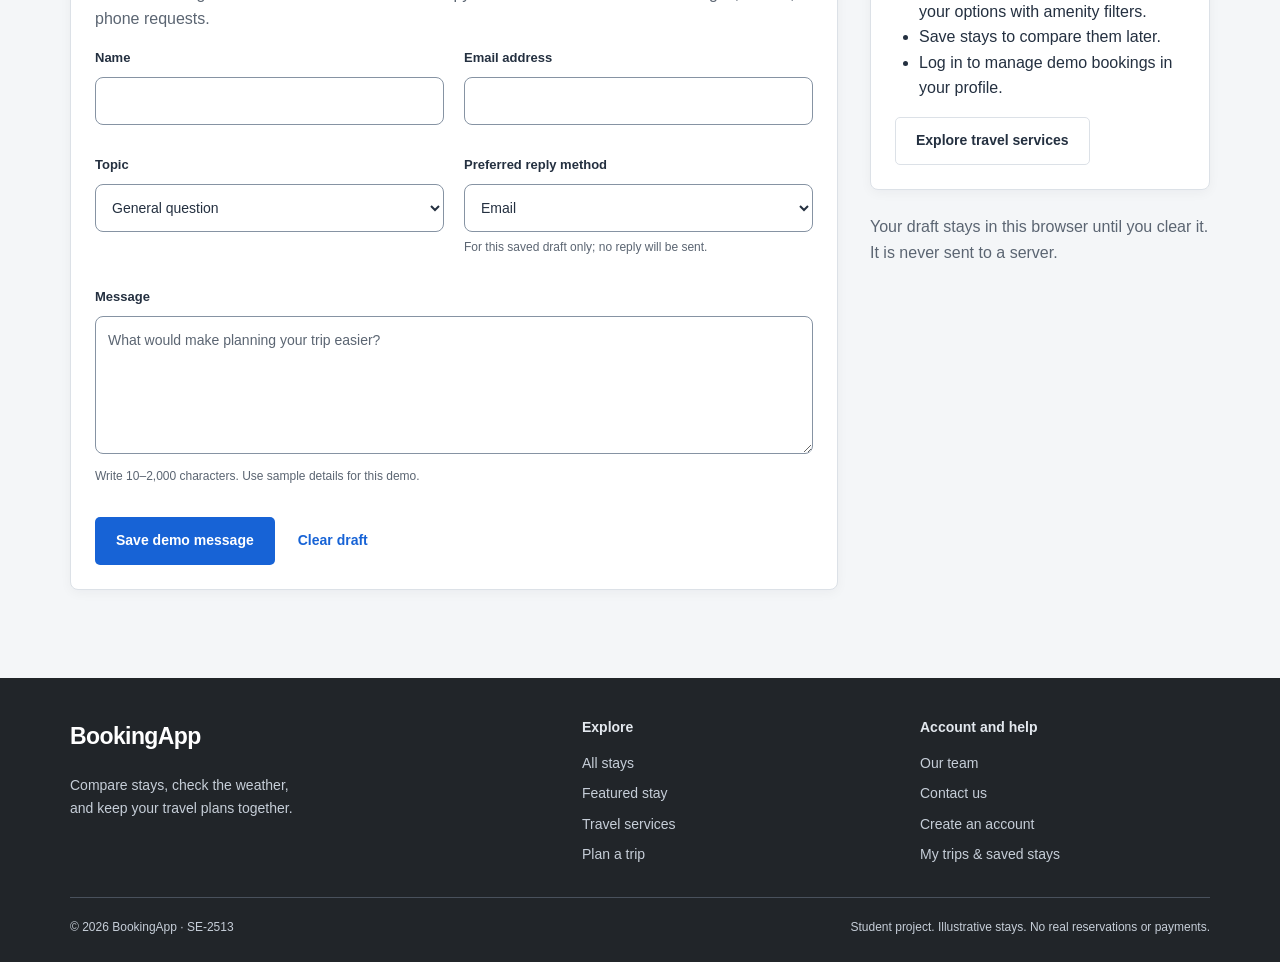
<file: about.html>
<!doctype html>
<html lang="en">
    <head>
        <meta charset="UTF-8" />
        <meta name="viewport" content="width=device-width, initial-scale=1" />
        <meta
            name="description"
            content="BookingApp: explore illustrative stays, compare amenities and plan your next trip. A responsive student travel project."
        />
        <meta name="theme-color" content="#212529" />
        <title>About | BookingApp</title>
        <link rel="icon" href="image/favicon.svg" type="image/svg+xml" />
        <script src="js/theme-init.js"></script>
        <link rel="stylesheet" href="css/site.css" />
        <script src="js/common.js" defer></script>
        <script src="js/hotels.js" defer></script>
        <script src="js/auth.js" defer></script>
        <script src="js/about-services.js" defer></script>
    </head>
    <body data-page="about">
        <a class="skip-link" href="#main-content">Skip to content</a>
        <header class="site-header">
            <div class="container header-inner">
                <a href="index.html" class="brand" aria-label="BookingApp home">BookingApp</a>
                <nav id="main-nav" class="main-nav" aria-label="Main navigation">
                    <a href="index.html">Home</a>
                    <a href="search-results.html">Search</a>
                    <a href="hotel-detail.html?hotel=grand-palace">Hotel details</a>
                    <a href="booking.html">Booking</a>
                    <a href="services.html">Services</a>
                    <a href="about.html" aria-current="page">About us</a>
                </nav>
                <div class="header-actions">
                    <button
                        id="theme-toggle"
                        class="icon-button"
                        type="button"
                        aria-label="Switch to dark mode"
                        aria-pressed="false"
                    >
                        <span data-icon="moon"></span></button
                    ><a class="account-link" href="login.html" data-account-link
                        ><span data-icon="user"></span><span>Log in</span></a
                    ><button
                        id="menu-toggle"
                        class="icon-button menu-toggle"
                        type="button"
                        aria-label="Toggle navigation"
                        aria-controls="main-nav"
                        aria-expanded="false"
                    >
                        <span data-icon="menu"></span>
                    </button>
                </div>
            </div>
        </header>
        <main id="main-content">
            <section class="container section page-heading">
                <p class="eyebrow">About BookingApp</p>
                <h1>About BookingApp</h1>
                <p class="lead">
                    A student-built travel website for comparing hotels and planning a trip in one
                    place.
                </p>
            </section>

            <section class="container section grid-2" aria-labelledby="purpose-heading">
                <div class="stack">
                    <p class="eyebrow">Who it is for</p>
                    <h2 id="purpose-heading">Compare before you choose</h2>
                    <p>
                        BookingApp is for travelers who want to compare destinations, amenities, and
                        nightly prices in one clear view. Save a shortlist, check the local weather,
                        and plan a stay with the details that matter to you.
                    </p>
                    <p class="muted">
                        Created as a student team project, this website uses illustrative hotel
                        listings and local booking simulations. It does not make real reservations
                        or collect payments.
                    </p>
                    <div class="inline">
                        <a class="button button-primary" href="search-results.html"
                            >Explore the stays</a
                        >
                        <a class="button button-ghost" href="#team">Meet our team</a>
                    </div>
                </div>
                <img
                    class="image-cover"
                    src="image/destination-6.jpg"
                    alt="A camera, notebook, and travel bag arranged on a map"
                    width="720"
                    height="540"
                    loading="lazy"
                />
            </section>

            <section id="team" class="container section" aria-labelledby="team-heading">
                <div class="page-heading">
                    <p class="eyebrow">The people behind the project</p>
                    <h2 id="team-heading">Meet the team</h2>
                    <p class="muted">
                        The BookingApp team works across page layouts, design, content, and testing.
                    </p>
                </div>
                <div class="grid-3">
                    <article class="card team-card">
                        <img
                            src="image/allazhar.jpg"
                            alt="Allazhar Aldongarov"
                            width="480"
                            height="480"
                            loading="lazy"
                        />
                        <div class="stack team-content">
                            <p class="eyebrow">Frontend Developer</p>
                            <h3>Allazhar Aldongarov</h3>
                            <p class="muted">
                                Builds page layouts and reusable navigation components.
                            </p>
                        </div>
                    </article>
                    <article class="card team-card">
                        <img
                            src="image/dias.jpg"
                            alt="Dias Serikov"
                            width="480"
                            height="480"
                            loading="lazy"
                        />
                        <div class="stack team-content">
                            <p class="eyebrow">UI Designer</p>
                            <h3>Dias Serikov</h3>
                            <p class="muted">Creates clear styles and responsive page designs.</p>
                        </div>
                    </article>
                    <article class="card team-card">
                        <img
                            src="image/abylay.jpg"
                            alt="Yerkenov Abylay"
                            width="480"
                            height="480"
                            loading="lazy"
                        />
                        <div class="stack team-content">
                            <p class="eyebrow">Content and Testing</p>
                            <h3>Yerkenov Abylay</h3>
                            <p class="muted">
                                Checks page content, links, forms, and accessibility.
                            </p>
                        </div>
                    </article>
                </div>
            </section>

            <section
                id="contact"
                class="container section split-layout"
                aria-labelledby="contact-heading"
            >
                <div class="panel">
                    <p class="eyebrow">Try the contact form</p>
                    <h2 id="contact-heading">Save a feedback draft</h2>
                    <p class="muted">
                        Save a message on this browser or download a copy. This demo does not send
                        messages, emails, or phone requests.
                    </p>
                    <form id="contact-form" class="stack" novalidate>
                        <div class="field-grid">
                            <div class="field">
                                <label for="contact-name">Name</label>
                                <input
                                    id="contact-name"
                                    name="name"
                                    type="text"
                                    autocomplete="name"
                                    aria-describedby="contact-name-error"
                                />
                                <p id="contact-name-error" class="field-error"></p>
                            </div>
                            <div class="field">
                                <label for="contact-email">Email address</label>
                                <input
                                    id="contact-email"
                                    name="email"
                                    type="text"
                                    inputmode="email"
                                    autocomplete="email"
                                    aria-describedby="contact-email-error"
                                />
                                <p id="contact-email-error" class="field-error"></p>
                            </div>
                        </div>
                        <div class="field-grid">
                            <div class="field">
                                <label for="contact-subject">Topic</label>
                                <select
                                    id="contact-subject"
                                    name="subject"
                                    aria-describedby="contact-subject-error"
                                >
                                    <option value="general">General question</option>
                                    <option value="booking">Booking experience</option>
                                    <option value="feedback">Website feedback</option>
                                </select>
                                <p id="contact-subject-error" class="field-error"></p>
                            </div>
                            <div class="field">
                                <label for="contact-reply">Preferred reply method</label>
                                <select
                                    id="contact-reply"
                                    name="reply"
                                    aria-describedby="contact-reply-help contact-reply-error"
                                >
                                    <option value="email">Email</option>
                                    <option value="phone">Phone</option>
                                </select>
                                <small id="contact-reply-help" class="muted"
                                    >For this saved draft only; no reply will be sent.</small
                                >
                                <p id="contact-reply-error" class="field-error"></p>
                            </div>
                        </div>
                        <div id="contact-phone-field" class="field" hidden>
                            <label for="contact-phone">Phone number</label>
                            <input
                                id="contact-phone"
                                name="phone"
                                type="tel"
                                autocomplete="tel"
                                placeholder="+7 700 123 4567"
                                aria-describedby="contact-phone-help contact-phone-error"
                            />
                            <small id="contact-phone-help" class="muted"
                                >Include your country code. Spaces, parentheses, and hyphens are
                                accepted.</small
                            >
                            <p id="contact-phone-error" class="field-error"></p>
                        </div>
                        <div class="field">
                            <label for="contact-message">Message</label>
                            <textarea
                                id="contact-message"
                                name="message"
                                rows="5"
                                placeholder="What would make planning your trip easier?"
                                aria-describedby="contact-message-help contact-message-error"
                            ></textarea>
                            <small id="contact-message-help" class="muted"
                                >Write 10–2,000 characters. Use sample details for this demo.</small
                            >
                            <p id="contact-message-error" class="field-error"></p>
                        </div>
                        <div class="inline">
                            <button class="button button-primary" type="submit">
                                Save demo message
                            </button>
                            <button id="contact-clear" class="button button-ghost" type="button">
                                Clear draft
                            </button>
                            <button
                                id="contact-download"
                                class="button button-secondary"
                                type="button"
                                hidden
                            >
                                Download saved copy
                            </button>
                        </div>
                        <p
                            id="contact-status"
                            class="form-status"
                            role="status"
                            aria-live="polite"
                            tabindex="-1"
                        ></p>
                    </form>
                </div>
                <aside class="sidebar stack" aria-labelledby="contact-note-heading">
                    <div class="panel">
                        <p class="eyebrow">Before you plan</p>
                        <h3 id="contact-note-heading">Planning with BookingApp</h3>
                        <ul>
                            <li>
                                Search by destination and narrow your options with amenity filters.
                            </li>
                            <li>Save stays to compare them later.</li>
                            <li>Log in to manage demo bookings in your profile.</li>
                        </ul>
                        <a class="button button-secondary" href="services.html"
                            >Explore travel services</a
                        >
                    </div>
                    <p class="muted">
                        Your draft stays in this browser until you clear it. It is never sent to a
                        server.
                    </p>
                </aside>
            </section>
        </main>

        <footer class="site-footer">
            <div class="container">
                <div class="footer-top">
                    <div>
                        <a href="index.html" class="brand">BookingApp</a>
                        <p>
                            Compare stays, check the weather,<br />and keep your travel plans
                            together.
                        </p>
                    </div>
                    <div class="footer-links">
                        <h3>Explore</h3>
                        <a href="search-results.html">All stays</a
                        ><a href="hotel-detail.html?hotel=grand-palace">Featured stay</a
                        ><a href="services.html">Travel services</a
                        ><a href="booking.html">Plan a trip</a>
                    </div>
                    <div class="footer-links">
                        <h3>Account and help</h3>
                        <a href="about.html">Our team</a><a href="about.html#contact">Contact us</a
                        ><a href="signup.html">Create an account</a
                        ><a href="profile.html">My trips &amp; saved stays</a>
                    </div>
                </div>
                <div class="footer-bottom">
                    <p>© 2026 BookingApp · SE-2513</p>
                    <p>Student project. Illustrative stays. No real reservations or payments.</p>
                </div>
            </div>
        </footer>
        <div id="notification" class="notification" role="status" aria-live="polite" hidden></div>
        <noscript
            ><p class="container">
                Enable JavaScript for search, accounts, and demo bookings.
            </p></noscript
        >
    </body>
</html>
</file>
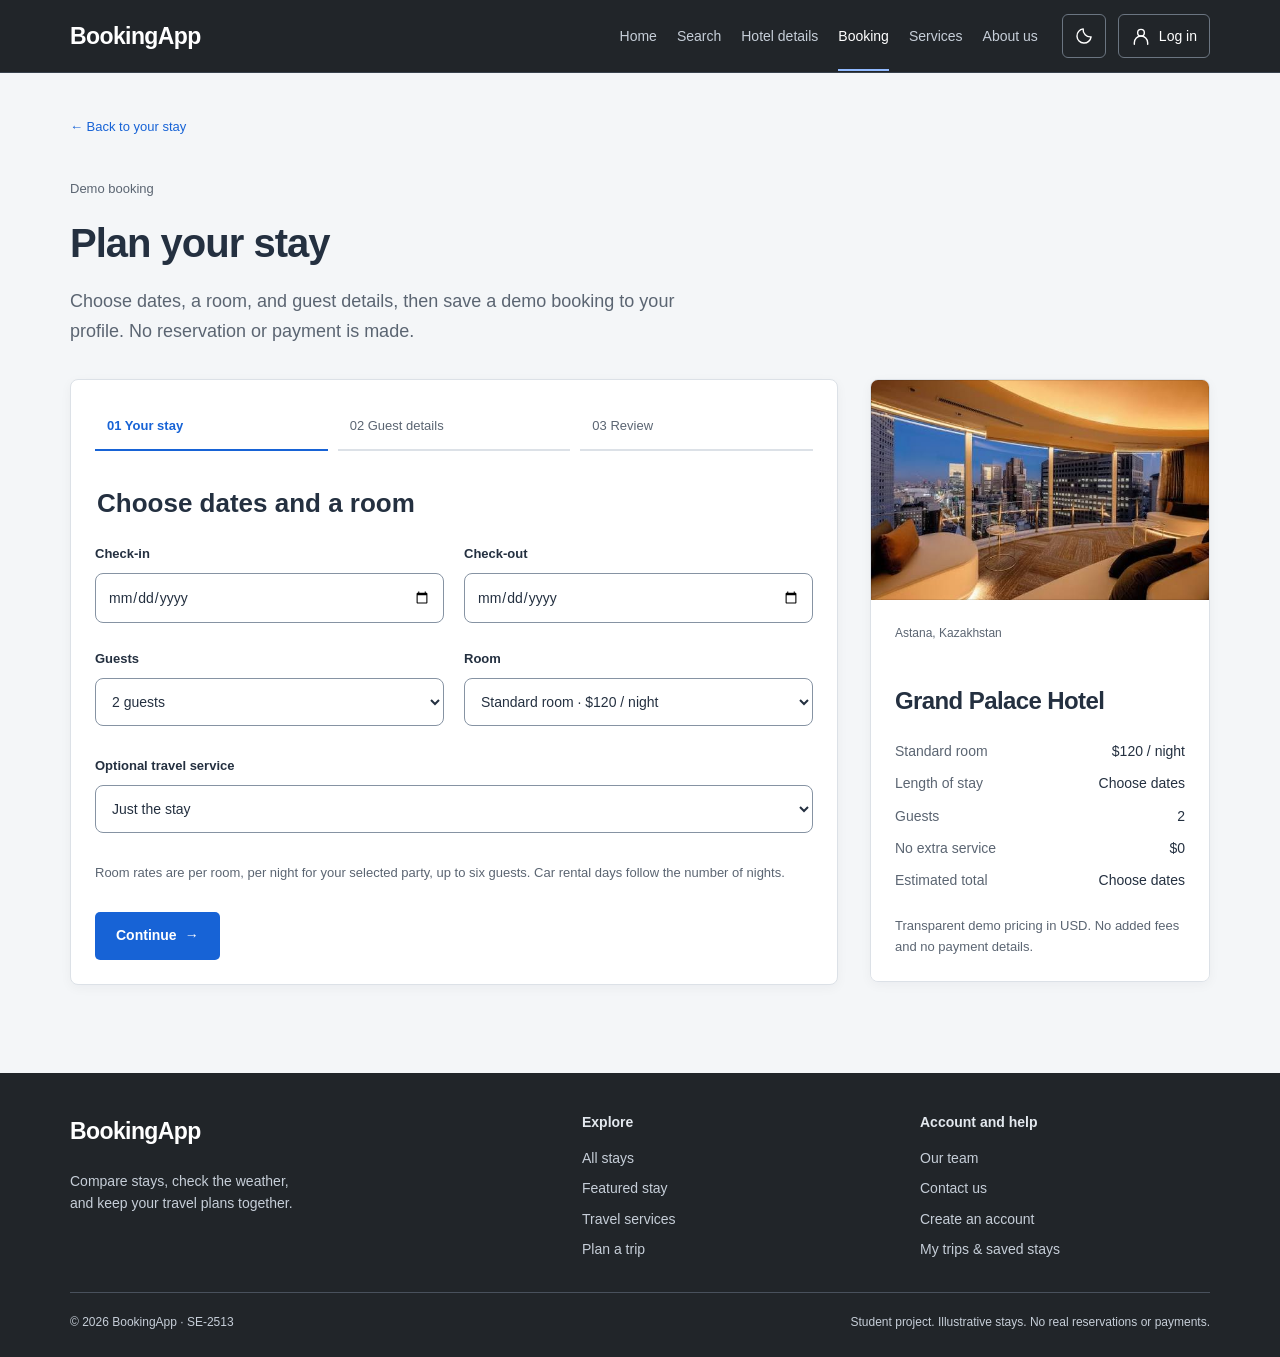
<file: booking.html>
<!doctype html>
<html lang="en">
    <head>
        <meta charset="UTF-8" />
        <meta name="viewport" content="width=device-width, initial-scale=1" />
        <meta
            name="description"
            content="BookingApp: explore illustrative stays, compare amenities and plan your next trip. A responsive student travel project."
        />
        <meta name="theme-color" content="#212529" />
        <title>Plan your stay | BookingApp</title>
        <link rel="icon" href="image/favicon.svg" type="image/svg+xml" />
        <script src="js/theme-init.js"></script>
        <link rel="stylesheet" href="css/site.css" />
        <script src="js/common.js" defer></script>
        <script src="js/hotels.js" defer></script>
        <script src="js/auth.js" defer></script>
        <script src="js/booking.js" defer></script>
    </head>
    <body data-page="booking">
        <a class="skip-link" href="#main-content">Skip to content</a>
        <header class="site-header">
            <div class="container header-inner">
                <a href="index.html" class="brand" aria-label="BookingApp home">BookingApp</a>
                <nav id="main-nav" class="main-nav" aria-label="Main navigation">
                    <a href="index.html">Home</a>
                    <a href="search-results.html">Search</a>
                    <a href="hotel-detail.html?hotel=grand-palace">Hotel details</a>
                    <a href="booking.html" aria-current="page">Booking</a>
                    <a href="services.html">Services</a>
                    <a href="about.html">About us</a>
                </nav>
                <div class="header-actions">
                    <button
                        id="theme-toggle"
                        class="icon-button"
                        type="button"
                        aria-label="Switch to dark mode"
                        aria-pressed="false"
                    >
                        <span data-icon="moon"></span></button
                    ><a class="account-link" href="login.html" data-account-link
                        ><span data-icon="user"></span><span>Log in</span></a
                    ><button
                        id="menu-toggle"
                        class="icon-button menu-toggle"
                        type="button"
                        aria-label="Toggle navigation"
                        aria-controls="main-nav"
                        aria-expanded="false"
                    >
                        <span data-icon="menu"></span>
                    </button>
                </div>
            </div>
        </header>
        <main id="main-content">
            <div class="container section" id="booking-content">
                <a class="back-link" href="hotel-detail.html" id="booking-back-to-hotel"
                    >&larr; Back to your stay</a
                >
                <div class="page-heading">
                    <p class="eyebrow">Demo booking</p>
                    <h1>Plan your stay</h1>
                    <p class="lead muted">
                        Choose dates, a room, and guest details, then save a demo booking to your
                        profile. No reservation or payment is made.
                    </p>
                </div>
                <div class="split-layout">
                    <section class="panel" aria-labelledby="booking-form-title">
                        <h2 id="booking-form-title" class="sr-only">Plan your stay</h2>
                        <ol class="step-list" aria-label="Booking progress">
                            <li aria-current="step"><span>01</span> Your stay</li>
                            <li><span>02</span> Guest details</li>
                            <li><span>03</span> Review</li>
                        </ol>
                        <form id="booking-form" novalidate>
                            <fieldset class="booking-step" data-step="0">
                                <legend tabindex="-1">Choose dates and a room</legend>
                                <div class="field-grid">
                                    <div class="field">
                                        <label for="checkin">Check-in</label
                                        ><input id="checkin" name="checkin" type="date" />
                                        <p id="checkin-error" class="field-error"></p>
                                    </div>
                                    <div class="field">
                                        <label for="checkout">Check-out</label
                                        ><input id="checkout" name="checkout" type="date" />
                                        <p id="checkout-error" class="field-error"></p>
                                    </div>
                                    <div class="field">
                                        <label for="guests">Guests</label
                                        ><select id="guests" name="guests">
                                            <option value="1">1 guest</option>
                                            <option value="2">2 guests</option>
                                            <option value="3">3 guests</option>
                                            <option value="4">4 guests</option>
                                            <option value="5">5 guests</option>
                                            <option value="6">6 guests</option>
                                        </select>
                                        <p id="guests-error" class="field-error"></p>
                                    </div>
                                    <div class="field">
                                        <label for="room">Room</label
                                        ><select id="room" name="room">
                                            <option value="standard">Standard room</option>
                                            <option value="deluxe">Deluxe room</option>
                                            <option value="suite">Suite</option>
                                        </select>
                                        <p id="room-error" class="field-error"></p>
                                    </div>
                                </div>
                                <div class="field">
                                    <label for="service">Optional travel service</label
                                    ><select id="service" name="service">
                                        <option value="none">Just the stay</option>
                                        <option value="transfer">
                                            Airport transfer · $35 per booking
                                        </option>
                                        <option value="car">Car rental · $55 per day</option>
                                        <option value="tour">
                                            Guided city tour · $45 per guest
                                        </option>
                                    </select>
                                    <p id="service-error" class="field-error"></p>
                                </div>
                                <p class="small muted">
                                    Room rates are per room, per night for your selected party, up
                                    to six guests. Car rental days follow the number of nights.
                                </p>
                            </fieldset>
                            <fieldset class="booking-step" data-step="1" hidden>
                                <legend tabindex="-1">Enter guest details</legend>
                                <div class="field">
                                    <label for="fullname">Full name</label
                                    ><input
                                        id="fullname"
                                        name="fullname"
                                        type="text"
                                        autocomplete="name"
                                        placeholder="Alex Morgan"
                                    />
                                    <p id="fullname-error" class="field-error"></p>
                                </div>
                                <div class="field-grid">
                                    <div class="field">
                                        <label for="email">Email address</label
                                        ><input
                                            id="email"
                                            name="email"
                                            type="text"
                                            inputmode="email"
                                            autocomplete="email"
                                            placeholder="you@example.com"
                                        />
                                        <p id="email-error" class="field-error"></p>
                                    </div>
                                    <div class="field">
                                        <label for="phone">Phone number</label
                                        ><input
                                            id="phone"
                                            name="phone"
                                            type="tel"
                                            autocomplete="tel"
                                            placeholder="+7 700 123 45 67"
                                        />
                                        <p id="phone-error" class="field-error"></p>
                                    </div>
                                </div>
                                <div class="field">
                                    <label for="notes"
                                        >Anything else? <span class="muted">(optional)</span></label
                                    ><textarea
                                        id="notes"
                                        name="notes"
                                        rows="3"
                                        placeholder="A quiet room, a late arrival…"
                                    ></textarea>
                                    <p id="notes-error" class="field-error"></p>
                                </div>
                                <p class="small muted">
                                    Use sample contact details for this student project. Your plan
                                    is saved only in this browser.
                                </p>
                            </fieldset>
                            <fieldset class="booking-step" data-step="2" hidden>
                                <legend tabindex="-1">Review your booking</legend>
                                <dl class="booking-summary" id="booking-review"></dl>
                                <div id="booking-account" class="account-notice"></div>
                                <div class="field checkbox-field">
                                    <label for="terms"
                                        ><input id="terms" name="terms" type="checkbox" /> I
                                        understand this saves a demo plan only. No hotel reservation
                                        or payment is made.</label
                                    >
                                    <p id="terms-error" class="field-error"></p>
                                </div>
                            </fieldset>
                            <p
                                id="booking-status"
                                class="form-status"
                                role="status"
                                aria-live="polite"
                                tabindex="-1"
                            ></p>
                            <div class="inline booking-actions">
                                <button
                                    id="booking-back"
                                    type="button"
                                    class="button button-secondary"
                                    hidden
                                >
                                    Back</button
                                ><button
                                    id="booking-next"
                                    type="button"
                                    class="button button-primary"
                                >
                                    Continue <span aria-hidden="true">&rarr;</span></button
                                ><button
                                    id="booking-confirm"
                                    type="submit"
                                    class="button button-primary"
                                    hidden
                                >
                                    Save demo booking
                                </button>
                            </div>
                        </form>
                        <div id="booking-success" class="empty-state stack" hidden tabindex="-1">
                            <span class="success-mark" aria-hidden="true">✓</span>
                            <p class="eyebrow">Demo booking</p>
                            <h2>Demo booking saved</h2>
                            <p id="booking-success-details"></p>
                            <p class="muted">
                                You’ll find the details in your profile. This is a demo, so no
                                actual reservation or payment was made.
                            </p>
                            <div class="inline">
                                <a href="profile.html" class="button button-primary"
                                    >View my trips <span aria-hidden="true">&rarr;</span></a
                                ><a href="search-results.html" class="button button-secondary"
                                    >Explore more stays</a
                                >
                            </div>
                        </div>
                    </section>
                    <aside class="sidebar">
                        <div class="card booking-preview">
                            <img
                                id="booking-hotel-image"
                                src="image/1.jpg"
                                alt=""
                                class="image-cover"
                            />
                            <div class="panel stack">
                                <p class="eyebrow" id="booking-hotel-location"></p>
                                <h2 id="booking-hotel-name"></h2>
                                <dl class="booking-summary" id="booking-cost"></dl>
                                <p class="small muted">
                                    Transparent demo pricing in USD. No added fees and no payment
                                    details.
                                </p>
                            </div>
                        </div>
                    </aside>
                </div>
            </div>
        </main>

        <footer class="site-footer">
            <div class="container">
                <div class="footer-top">
                    <div>
                        <a href="index.html" class="brand">BookingApp</a>
                        <p>
                            Compare stays, check the weather,<br />and keep your travel plans
                            together.
                        </p>
                    </div>
                    <div class="footer-links">
                        <h3>Explore</h3>
                        <a href="search-results.html">All stays</a
                        ><a href="hotel-detail.html?hotel=grand-palace">Featured stay</a
                        ><a href="services.html">Travel services</a
                        ><a href="booking.html">Plan a trip</a>
                    </div>
                    <div class="footer-links">
                        <h3>Account and help</h3>
                        <a href="about.html">Our team</a><a href="about.html#contact">Contact us</a
                        ><a href="signup.html">Create an account</a
                        ><a href="profile.html">My trips &amp; saved stays</a>
                    </div>
                </div>
                <div class="footer-bottom">
                    <p>© 2026 BookingApp · SE-2513</p>
                    <p>Student project. Illustrative stays. No real reservations or payments.</p>
                </div>
            </div>
        </footer>
        <div id="notification" class="notification" role="status" aria-live="polite" hidden></div>
        <noscript
            ><p class="container">
                Enable JavaScript for search, accounts, and demo bookings.
            </p></noscript
        >
    </body>
</html>
</file>
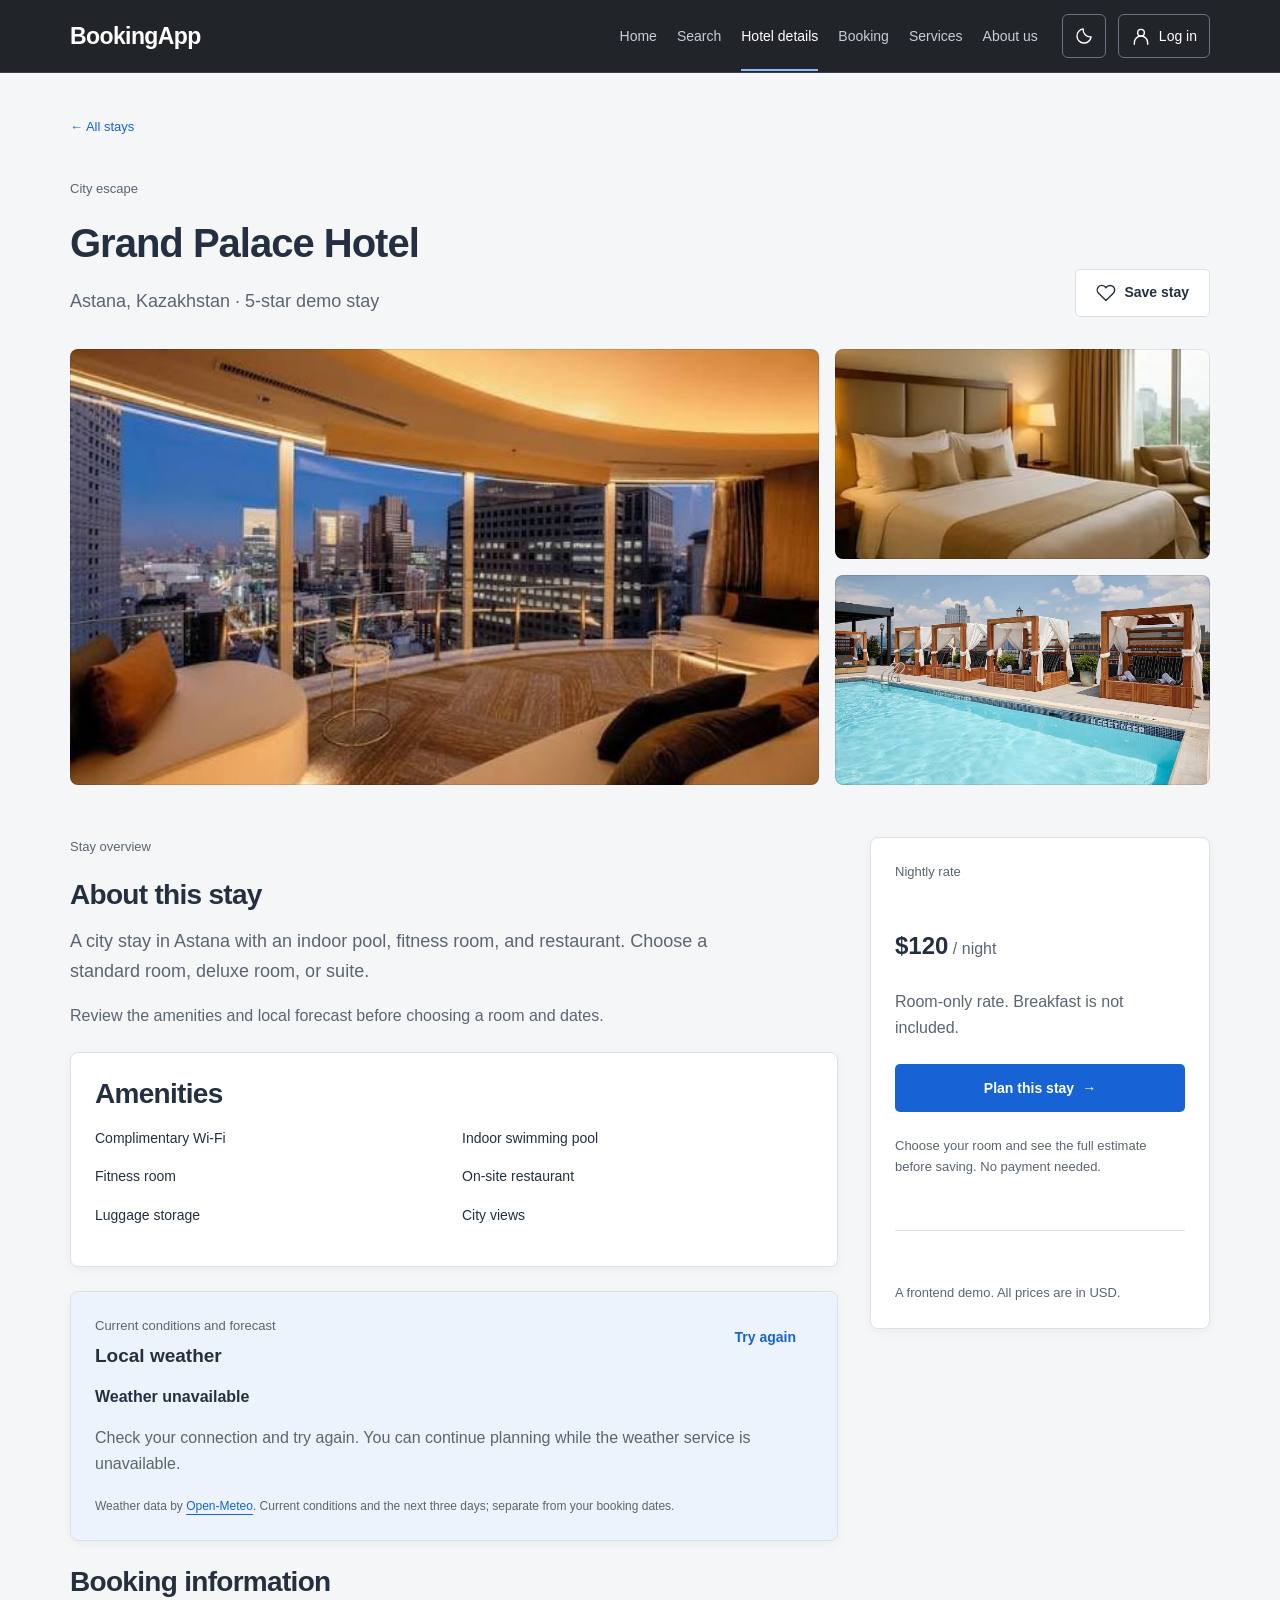
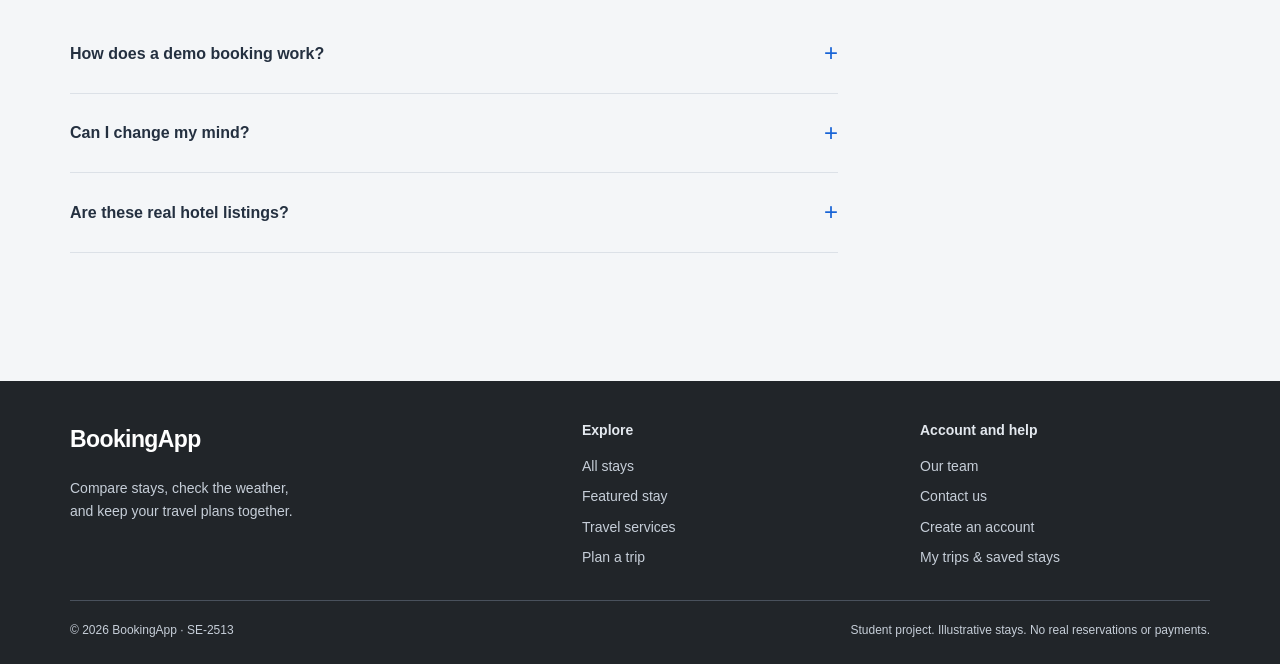
<file: hotel-detail.html>
<!doctype html>
<html lang="en">
    <head>
        <meta charset="UTF-8" />
        <meta name="viewport" content="width=device-width, initial-scale=1" />
        <meta
            name="description"
            content="BookingApp: explore illustrative stays, compare amenities and plan your next trip. A responsive student travel project."
        />
        <meta name="theme-color" content="#212529" />
        <title>Stay details | BookingApp</title>
        <link rel="icon" href="image/favicon.svg" type="image/svg+xml" />
        <script src="js/theme-init.js"></script>
        <link rel="stylesheet" href="css/site.css" />
        <script src="js/common.js" defer></script>
        <script src="js/hotels.js" defer></script>
        <script src="js/auth.js" defer></script>
        <script src="js/booking.js" defer></script>
        <script src="js/weather.js" defer></script>
    </head>
    <body data-page="hotel-detail">
        <a class="skip-link" href="#main-content">Skip to content</a>
        <header class="site-header">
            <div class="container header-inner">
                <a href="index.html" class="brand" aria-label="BookingApp home">BookingApp</a>
                <nav id="main-nav" class="main-nav" aria-label="Main navigation">
                    <a href="index.html">Home</a>
                    <a href="search-results.html">Search</a>
                    <a href="hotel-detail.html?hotel=grand-palace" aria-current="page">Hotel details</a>
                    <a href="booking.html">Booking</a>
                    <a href="services.html">Services</a>
                    <a href="about.html">About us</a>
                </nav>
                <div class="header-actions">
                    <button
                        id="theme-toggle"
                        class="icon-button"
                        type="button"
                        aria-label="Switch to dark mode"
                        aria-pressed="false"
                    >
                        <span data-icon="moon"></span></button
                    ><a class="account-link" href="login.html" data-account-link
                        ><span data-icon="user"></span><span>Log in</span></a
                    ><button
                        id="menu-toggle"
                        class="icon-button menu-toggle"
                        type="button"
                        aria-label="Toggle navigation"
                        aria-controls="main-nav"
                        aria-expanded="false"
                    >
                        <span data-icon="menu"></span>
                    </button>
                </div>
            </div>
        </header>
        <main id="main-content">
            <div class="container section" id="hotel-detail-content">
                <a class="back-link" href="search-results.html">&larr; All stays</a>
                <div class="page-heading detail-heading">
                    <div>
                        <p class="eyebrow" id="hotel-tag">Stay details</p>
                        <h1 id="hotel-name">Stay details</h1>
                        <p class="lead muted" id="hotel-location"></p>
                    </div>
                    <button
                        class="button button-secondary"
                        type="button"
                        id="hotel-favorite"
                        aria-pressed="false"
                    >
                        Save stay
                    </button>
                </div>
                <section
                    class="hotel-gallery"
                    aria-label="Stay photo gallery"
                    id="hotel-gallery"
                ></section>
                <div class="split-layout section">
                    <div class="stack">
                        <section aria-labelledby="about-stay-title">
                            <p class="eyebrow">Stay overview</p>
                            <h2 id="about-stay-title">About this stay</h2>
                            <p class="lead" id="hotel-description"></p>
                            <p class="muted">
                                Review the amenities and local forecast before choosing a room and
                                dates.
                            </p>
                        </section>
                        <section class="panel" aria-labelledby="amenities-title">
                            <h2 id="amenities-title">Amenities</h2>
                            <ul id="hotel-amenities" class="amenities-grid"></ul>
                        </section>
                        <section
                            class="weather-card panel"
                            aria-labelledby="weather-title"
                            aria-busy="true"
                            id="weather-panel"
                        >
                            <div class="inline weather-heading">
                                <div>
                                    <p class="eyebrow">Current conditions and forecast</p>
                                    <h2 id="weather-title">Local weather</h2>
                                </div>
                                <button
                                    type="button"
                                    id="weather-retry"
                                    class="button button-ghost button-small"
                                    hidden
                                >
                                    Try again
                                </button>
                            </div>
                            <div id="weather-content" role="status" aria-live="polite">
                                <p class="muted">Loading the local weather…</p>
                            </div>
                            <p class="weather-source muted">
                                Weather data by
                                <a
                                    href="https://open-meteo.com/"
                                    target="_blank"
                                    rel="noopener noreferrer"
                                    >Open-Meteo</a
                                >. Current conditions and the next three days; separate from your
                                booking dates.
                            </p>
                        </section>
                        <section aria-labelledby="good-to-know-title">
                            <h2 id="good-to-know-title">Booking information</h2>
                            <details>
                                <summary>How does a demo booking work?</summary>
                                <p>
                                    Choose your dates and room, add your guest details, and save
                                    your plan to your profile. Nothing is sent to a hotel and no
                                    payment is taken.
                                </p>
                            </details>
                            <details>
                                <summary>Can I change my mind?</summary>
                                <p>
                                    You can cancel a saved demo booking from your profile, then
                                    create another with your new dates. Your plans stay in this
                                    browser.
                                </p>
                            </details>
                            <details>
                                <summary>Are these real hotel listings?</summary>
                                <p>
                                    These are illustrative stays built for our student project.
                                    Names, prices, amenities, and photos demonstrate the booking
                                    experience; they are not live availability.
                                </p>
                            </details>
                        </section>
                    </div>
                    <aside class="sidebar">
                        <div class="panel booking-callout stack">
                            <p class="eyebrow">Nightly rate</p>
                            <p>
                                <strong class="price" id="hotel-price"></strong
                                ><span class="muted"> / night</span>
                            </p>
                            <p id="hotel-breakfast" class="muted"></p>
                            <a
                                class="button button-primary"
                                id="hotel-book-link"
                                href="booking.html"
                                >Plan this stay <span aria-hidden="true">&rarr;</span></a
                            >
                            <p class="small muted">
                                Choose your room and see the full estimate before saving. No payment
                                needed.
                            </p>
                            <div class="divider"></div>
                            <p class="small muted">A frontend demo. All prices are in USD.</p>
                        </div>
                    </aside>
                </div>
            </div>
        </main>

        <footer class="site-footer">
            <div class="container">
                <div class="footer-top">
                    <div>
                        <a href="index.html" class="brand">BookingApp</a>
                        <p>
                            Compare stays, check the weather,<br />and keep your travel plans
                            together.
                        </p>
                    </div>
                    <div class="footer-links">
                        <h3>Explore</h3>
                        <a href="search-results.html">All stays</a
                        ><a href="hotel-detail.html?hotel=grand-palace">Featured stay</a
                        ><a href="services.html">Travel services</a
                        ><a href="booking.html">Plan a trip</a>
                    </div>
                    <div class="footer-links">
                        <h3>Account and help</h3>
                        <a href="about.html">Our team</a><a href="about.html#contact">Contact us</a
                        ><a href="signup.html">Create an account</a
                        ><a href="profile.html">My trips &amp; saved stays</a>
                    </div>
                </div>
                <div class="footer-bottom">
                    <p>© 2026 BookingApp · SE-2513</p>
                    <p>Student project. Illustrative stays. No real reservations or payments.</p>
                </div>
            </div>
        </footer>
        <div id="notification" class="notification" role="status" aria-live="polite" hidden></div>
        <noscript
            ><p class="container">
                Enable JavaScript for search, accounts, and demo bookings.
            </p></noscript
        >
    </body>
</html>
</file>
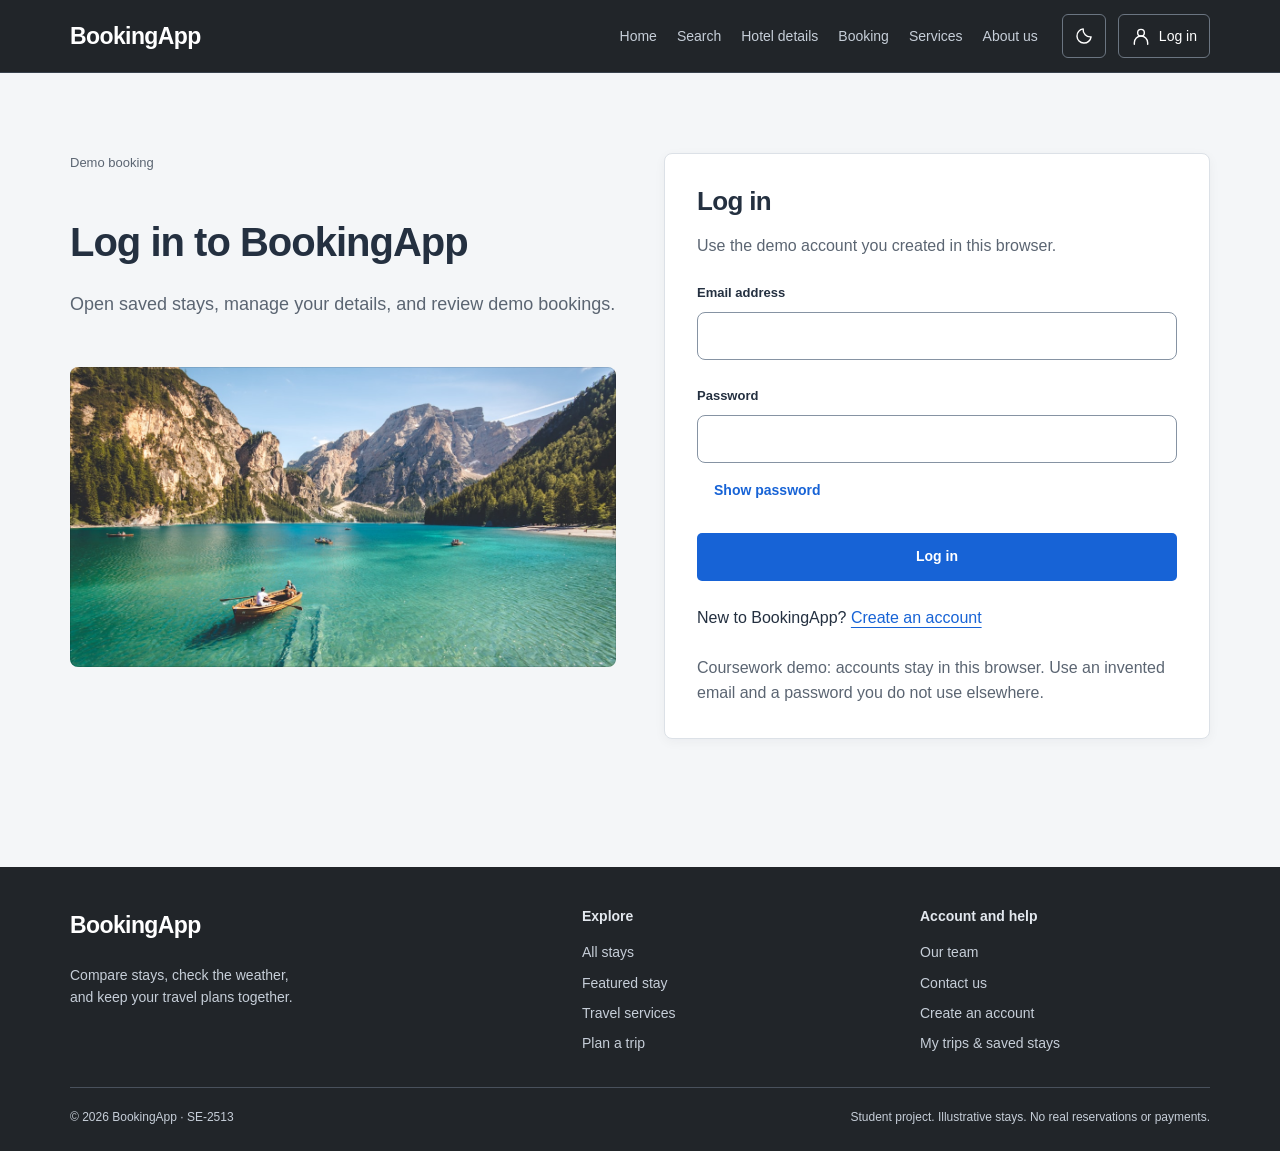
<file: login.html>
<!doctype html>
<html lang="en">
    <head>
        <meta charset="UTF-8" />
        <meta name="viewport" content="width=device-width, initial-scale=1" />
        <meta
            name="description"
            content="BookingApp: explore illustrative stays, compare amenities and plan your next trip. A responsive student travel project."
        />
        <meta name="theme-color" content="#212529" />
        <title>Log in | BookingApp</title>
        <link rel="icon" href="image/favicon.svg" type="image/svg+xml" />
        <script src="js/theme-init.js"></script>
        <link rel="stylesheet" href="css/site.css" />
        <script src="js/common.js" defer></script>
        <script src="js/hotels.js" defer></script>
        <script src="js/auth.js" defer></script>
    </head>
    <body data-page="login">
        <a class="skip-link" href="#main-content">Skip to content</a>
        <header class="site-header">
            <div class="container header-inner">
                <a href="index.html" class="brand" aria-label="BookingApp home">BookingApp</a>
                <nav id="main-nav" class="main-nav" aria-label="Main navigation">
                    <a href="index.html">Home</a>
                    <a href="search-results.html">Search</a>
                    <a href="hotel-detail.html?hotel=grand-palace">Hotel details</a>
                    <a href="booking.html">Booking</a>
                    <a href="services.html">Services</a>
                    <a href="about.html">About us</a>
                </nav>
                <div class="header-actions">
                    <button
                        id="theme-toggle"
                        class="icon-button"
                        type="button"
                        aria-label="Switch to dark mode"
                        aria-pressed="false"
                    >
                        <span data-icon="moon"></span></button
                    ><a class="account-link" href="login.html" data-account-link
                        ><span data-icon="user"></span><span>Log in</span></a
                    ><button
                        id="menu-toggle"
                        class="icon-button menu-toggle"
                        type="button"
                        aria-label="Toggle navigation"
                        aria-controls="main-nav"
                        aria-expanded="false"
                    >
                        <span data-icon="menu"></span>
                    </button>
                </div>
            </div>
        </header>
        <main id="main-content" class="container section">
            <div class="auth-layout">
                <aside class="auth-aside stack">
                    <p class="eyebrow">Demo booking</p>
                    <h1 class="page-heading">Log in to BookingApp</h1>
                    <p class="lead">
                        Open saved stays, manage your details, and review demo bookings.
                    </p>
                    <img
                        class="image-cover"
                        src="image/destination-2.jpg"
                        alt="Mountain scenery for your next getaway"
                        width="640"
                        height="480"
                    />
                </aside>
                <section class="auth-panel panel stack" aria-labelledby="login-heading">
                    <div>
                        <h2 id="login-heading">Log in</h2>
                        <p class="muted">Use the demo account you created in this browser.</p>
                    </div>
                    <form id="login-form" class="stack" novalidate>
                        <div class="field">
                            <label for="login-email">Email address</label>
                            <input
                                id="login-email"
                                name="email"
                                type="text"
                                inputmode="email"
                                autocomplete="email"
                                autocapitalize="none"
                                spellcheck="false"
                                aria-describedby="login-email-error"
                            />
                            <p id="login-email-error" class="field-error"></p>
                        </div>
                        <div class="field">
                            <label for="login-password">Password</label>
                            <input
                                id="login-password"
                                name="password"
                                type="password"
                                autocomplete="current-password"
                                aria-describedby="login-password-error"
                            />
                            <p id="login-password-error" class="field-error"></p>
                            <button
                                class="button button-ghost button-small"
                                type="button"
                                data-toggle-password="login-password"
                                aria-controls="login-password"
                                aria-pressed="false"
                            >
                                Show password
                            </button>
                        </div>
                        <button type="submit" class="button button-primary">Log in</button>
                        <p
                            id="login-status"
                            class="form-status"
                            role="status"
                            aria-live="polite"
                        ></p>
                    </form>
                    <p>
                        New to BookingApp?
                        <a href="signup.html" data-auth-switch="signup.html">Create an account</a>
                    </p>
                    <p class="muted">
                        Coursework demo: accounts stay in this browser. Use an invented email and a
                        password you do not use elsewhere.
                    </p>
                </section>
            </div>
        </main>

        <footer class="site-footer">
            <div class="container">
                <div class="footer-top">
                    <div>
                        <a href="index.html" class="brand">BookingApp</a>
                        <p>
                            Compare stays, check the weather,<br />and keep your travel plans
                            together.
                        </p>
                    </div>
                    <div class="footer-links">
                        <h3>Explore</h3>
                        <a href="search-results.html">All stays</a
                        ><a href="hotel-detail.html?hotel=grand-palace">Featured stay</a
                        ><a href="services.html">Travel services</a
                        ><a href="booking.html">Plan a trip</a>
                    </div>
                    <div class="footer-links">
                        <h3>Account and help</h3>
                        <a href="about.html">Our team</a><a href="about.html#contact">Contact us</a
                        ><a href="signup.html">Create an account</a
                        ><a href="profile.html">My trips &amp; saved stays</a>
                    </div>
                </div>
                <div class="footer-bottom">
                    <p>© 2026 BookingApp · SE-2513</p>
                    <p>Student project. Illustrative stays. No real reservations or payments.</p>
                </div>
            </div>
        </footer>
        <div id="notification" class="notification" role="status" aria-live="polite" hidden></div>
        <noscript
            ><p class="container">
                Enable JavaScript for search, accounts, and demo bookings.
            </p></noscript
        >
    </body>
</html>
</file>
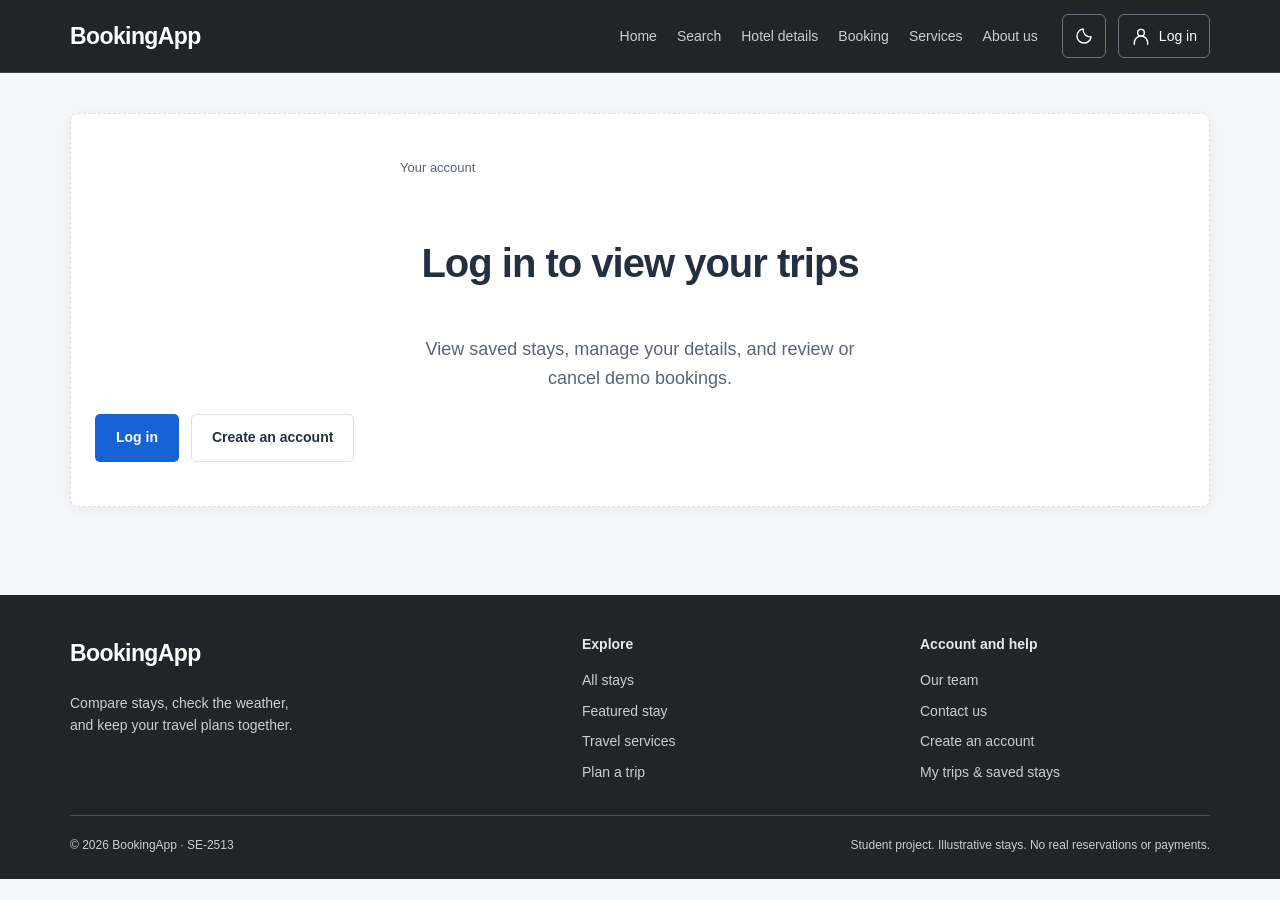
<file: profile.html>
<!doctype html>
<html lang="en">
    <head>
        <meta charset="UTF-8" />
        <meta name="viewport" content="width=device-width, initial-scale=1" />
        <meta
            name="description"
            content="BookingApp: explore illustrative stays, compare amenities and plan your next trip. A responsive student travel project."
        />
        <meta name="theme-color" content="#212529" />
        <title>My trips | BookingApp</title>
        <link rel="icon" href="image/favicon.svg" type="image/svg+xml" />
        <script src="js/theme-init.js"></script>
        <link rel="stylesheet" href="css/site.css" />
        <script src="js/common.js" defer></script>
        <script src="js/hotels.js" defer></script>
        <script src="js/auth.js" defer></script>
    </head>
    <body data-page="profile">
        <a class="skip-link" href="#main-content">Skip to content</a>
        <header class="site-header">
            <div class="container header-inner">
                <a href="index.html" class="brand" aria-label="BookingApp home">BookingApp</a>
                <nav id="main-nav" class="main-nav" aria-label="Main navigation">
                    <a href="index.html">Home</a>
                    <a href="search-results.html">Search</a>
                    <a href="hotel-detail.html?hotel=grand-palace">Hotel details</a>
                    <a href="booking.html">Booking</a>
                    <a href="services.html">Services</a>
                    <a href="about.html">About us</a>
                </nav>
                <div class="header-actions">
                    <button
                        id="theme-toggle"
                        class="icon-button"
                        type="button"
                        aria-label="Switch to dark mode"
                        aria-pressed="false"
                    >
                        <span data-icon="moon"></span></button
                    ><a class="account-link" href="login.html" data-account-link
                        ><span data-icon="user"></span><span>Log in</span></a
                    ><button
                        id="menu-toggle"
                        class="icon-button menu-toggle"
                        type="button"
                        aria-label="Toggle navigation"
                        aria-controls="main-nav"
                        aria-expanded="false"
                    >
                        <span data-icon="menu"></span>
                    </button>
                </div>
            </div>
        </header>
        <main id="main-content" class="container section">
            <section
                id="profile-guest"
                class="panel empty-state"
                aria-labelledby="profile-guest-heading"
            >
                <p class="eyebrow">Your account</p>
                <h1 id="profile-guest-heading" class="page-heading">Log in to view your trips</h1>
                <p class="lead">
                    View saved stays, manage your details, and review or cancel demo bookings.
                </p>
                <div class="inline">
                    <a class="button button-primary" href="login.html">Log in</a
                    ><a class="button button-secondary" href="signup.html">Create an account</a>
                </div>
            </section>
            <div id="profile-content" class="stack" hidden>
                <header class="section profile-heading">
                    <p class="eyebrow">Your account</p>
                    <h1 id="profile-name-heading" class="page-heading">Trips and saved stays</h1>
                    <p class="lead">
                        Review saved stays, manage bookings, and update your details.
                    </p>
                    <button class="button button-ghost button-small" type="button" data-auth-logout>
                        Log out
                    </button>
                </header>
                <section
                    id="pending-booking"
                    class="panel stack"
                    aria-labelledby="pending-booking-heading"
                    hidden
                >
                    <h2 id="pending-booking-heading">Continue your booking</h2>
                    <p>
                        Your trip details are ready. Continue to review and confirm your demo
                        booking.
                    </p>
                    <div>
                        <a id="continue-booking" class="button button-primary" href="booking.html"
                            >Continue booking</a
                        >
                    </div>
                </section>
                <div class="split-layout">
                    <aside class="sidebar">
                        <section class="panel stack" aria-labelledby="profile-details-heading">
                            <h2 id="profile-details-heading">Your details</h2>
                            <div>
                                <p class="muted">Account email</p>
                                <p id="profile-email"></p>
                            </div>
                            <form id="profile-form" class="stack" novalidate>
                                <div class="field">
                                    <label for="profile-name">Full name</label>
                                    <input
                                        id="profile-name"
                                        name="name"
                                        type="text"
                                        autocomplete="name"
                                        aria-describedby="profile-name-error"
                                    />
                                    <p id="profile-name-error" class="field-error"></p>
                                </div>
                                <div class="field">
                                    <label for="profile-phone">Phone number</label>
                                    <input
                                        id="profile-phone"
                                        name="phone"
                                        type="tel"
                                        autocomplete="tel"
                                        aria-describedby="profile-phone-error"
                                    />
                                    <p id="profile-phone-error" class="field-error"></p>
                                </div>
                                <button class="button button-secondary" type="submit">
                                    Save details
                                </button>
                                <p
                                    id="profile-status"
                                    class="form-status"
                                    role="status"
                                    aria-live="polite"
                                ></p>
                            </form>
                            <p class="muted">
                                Your demo account and bookings are stored in this browser. No real
                                reservations or payments are made.
                            </p>
                        </section>
                    </aside>
                    <div class="stack">
                        <section class="section" aria-labelledby="saved-heading">
                            <div class="inline">
                                <h2 id="saved-heading">Saved stays</h2>
                                <span class="badge" id="saved-count" aria-label="Saved stay count"
                                    >0</span
                                >
                            </div>
                            <p class="muted">Compare the stays you have saved.</p>
                            <div id="profile-favorites" class="empty-state"></div>
                            <p
                                id="saved-status"
                                class="form-status"
                                role="status"
                                aria-live="polite"
                            ></p>
                        </section>
                        <section class="section" aria-labelledby="bookings-heading">
                            <div class="inline">
                                <h2 id="bookings-heading">Your bookings</h2>
                                <span class="badge" id="booking-count" aria-label="Booking count"
                                    >0</span
                                >
                            </div>
                            <p class="muted">Review or cancel the demo stays you have planned.</p>
                            <p
                                id="bookings-status"
                                class="form-status"
                                role="status"
                                aria-live="polite"
                                tabindex="-1"
                            ></p>
                            <div id="profile-bookings" class="empty-state"></div>
                        </section>
                    </div>
                </div>
            </div>
        </main>

        <footer class="site-footer">
            <div class="container">
                <div class="footer-top">
                    <div>
                        <a href="index.html" class="brand">BookingApp</a>
                        <p>
                            Compare stays, check the weather,<br />and keep your travel plans
                            together.
                        </p>
                    </div>
                    <div class="footer-links">
                        <h3>Explore</h3>
                        <a href="search-results.html">All stays</a
                        ><a href="hotel-detail.html?hotel=grand-palace">Featured stay</a
                        ><a href="services.html">Travel services</a
                        ><a href="booking.html">Plan a trip</a>
                    </div>
                    <div class="footer-links">
                        <h3>Account and help</h3>
                        <a href="about.html">Our team</a><a href="about.html#contact">Contact us</a
                        ><a href="signup.html">Create an account</a
                        ><a href="profile.html">My trips &amp; saved stays</a>
                    </div>
                </div>
                <div class="footer-bottom">
                    <p>© 2026 BookingApp · SE-2513</p>
                    <p>Student project. Illustrative stays. No real reservations or payments.</p>
                </div>
            </div>
        </footer>
        <div id="notification" class="notification" role="status" aria-live="polite" hidden></div>
        <noscript
            ><p class="container">
                Enable JavaScript for search, accounts, and demo bookings.
            </p></noscript
        >
    </body>
</html>
</file>
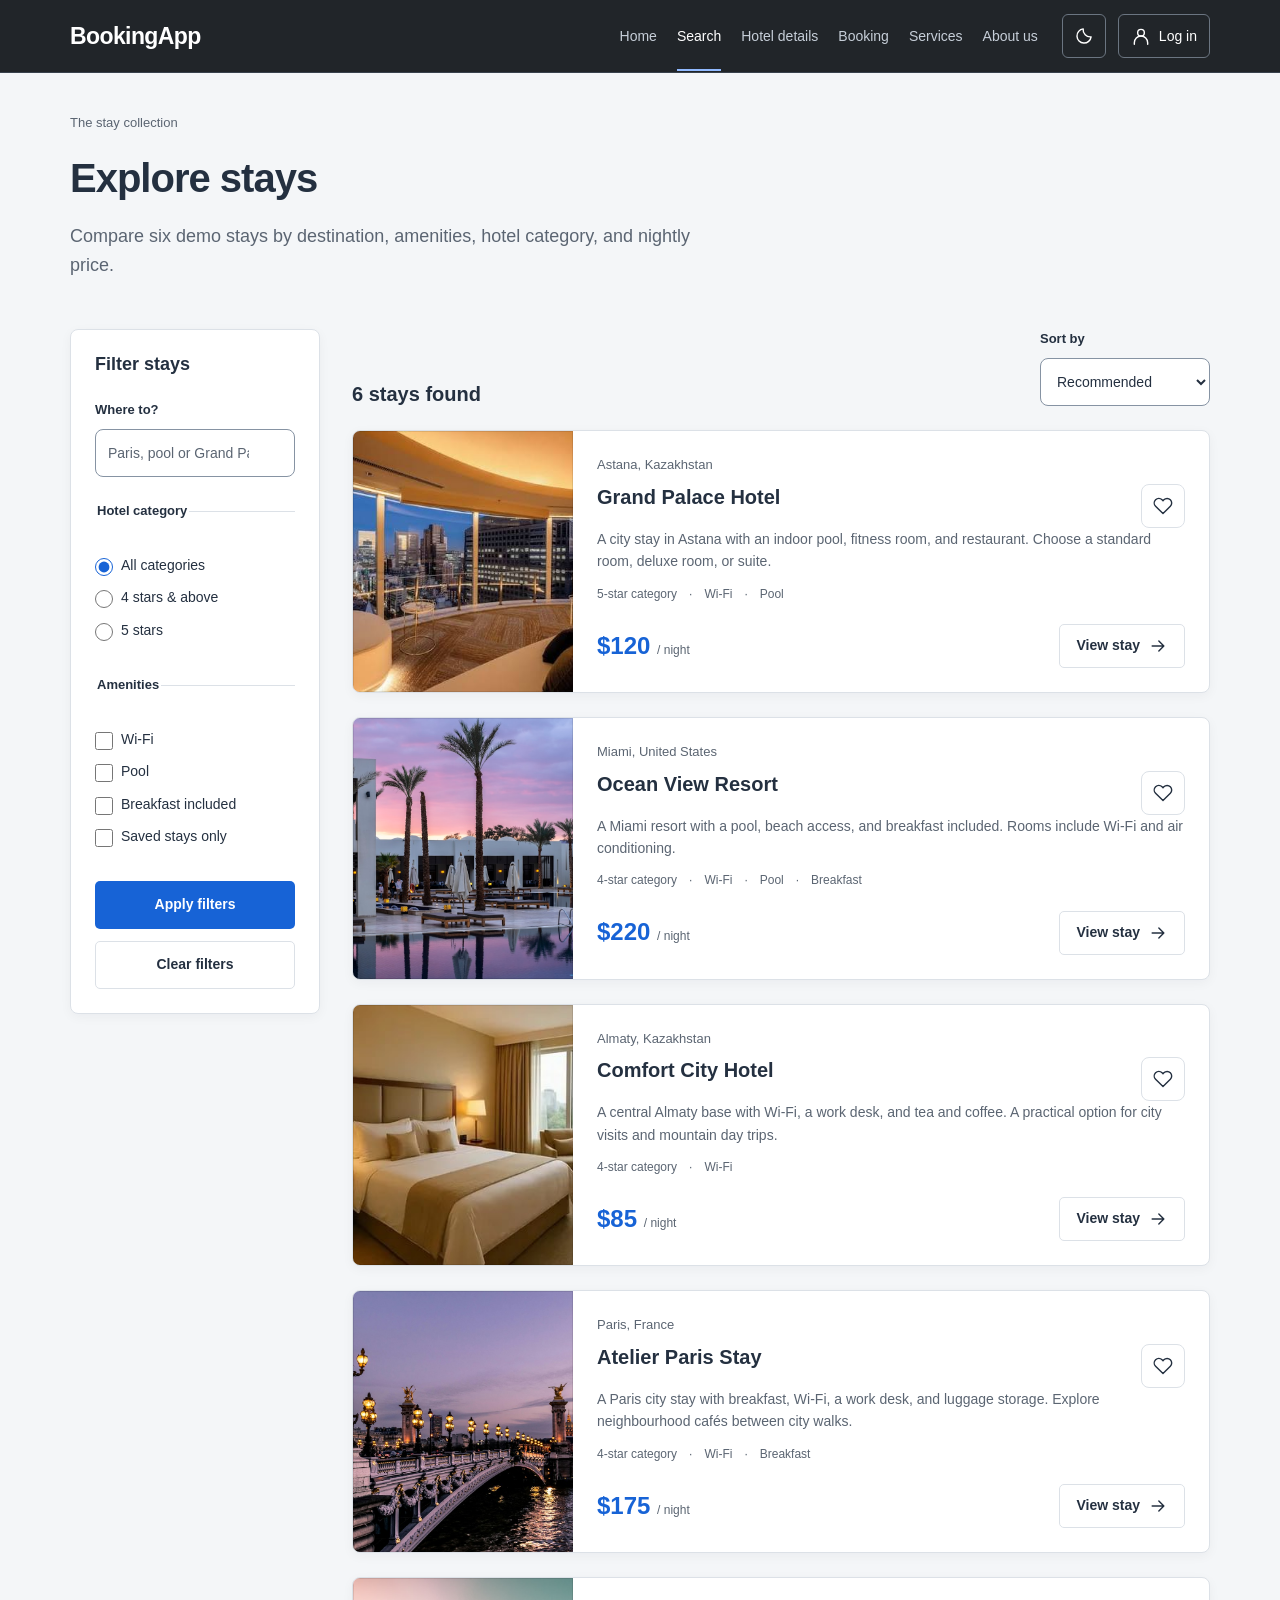
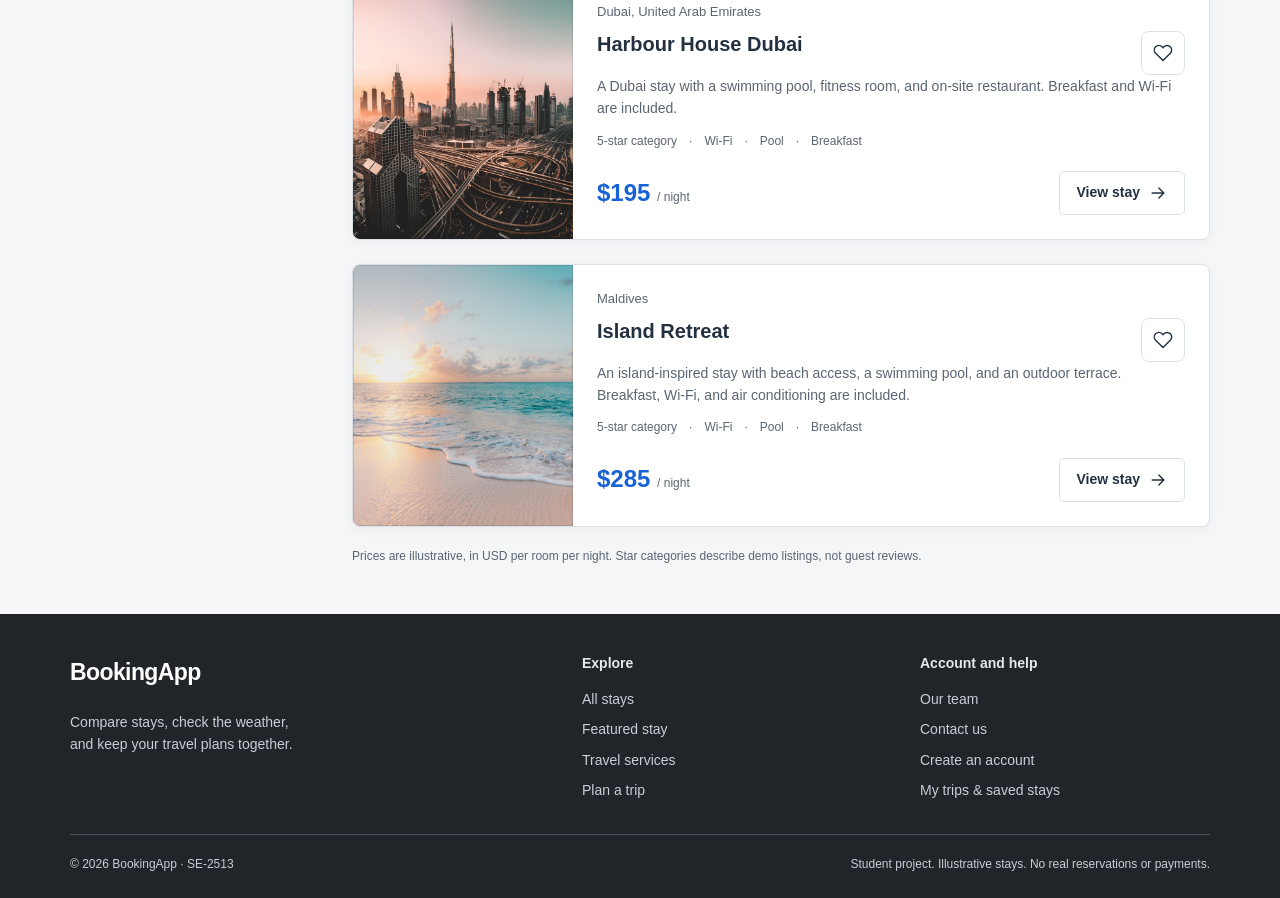
<file: search-results.html>
<!doctype html>
<html lang="en">
    <head>
        <meta charset="UTF-8" />
        <meta name="viewport" content="width=device-width, initial-scale=1" />
        <meta
            name="description"
            content="BookingApp: explore illustrative stays, compare amenities and plan your next trip. A responsive student travel project."
        />
        <meta name="theme-color" content="#212529" />
        <title>Explore stays | BookingApp</title>
        <link rel="icon" href="image/favicon.svg" type="image/svg+xml" />
        <script src="js/theme-init.js"></script>
        <link rel="stylesheet" href="css/site.css" />
        <script src="js/common.js" defer></script>
        <script src="js/hotels.js" defer></script>
        <script src="js/auth.js" defer></script>
        <script src="js/script.js" defer></script>
    </head>
    <body data-page="search-results">
        <a class="skip-link" href="#main-content">Skip to content</a>
        <header class="site-header">
            <div class="container header-inner">
                <a href="index.html" class="brand" aria-label="BookingApp home">BookingApp</a>
                <nav id="main-nav" class="main-nav" aria-label="Main navigation">
                    <a href="index.html">Home</a>
                    <a href="search-results.html" aria-current="page">Search</a>
                    <a href="hotel-detail.html?hotel=grand-palace">Hotel details</a>
                    <a href="booking.html">Booking</a>
                    <a href="services.html">Services</a>
                    <a href="about.html">About us</a>
                </nav>
                <div class="header-actions">
                    <button
                        id="theme-toggle"
                        class="icon-button"
                        type="button"
                        aria-label="Switch to dark mode"
                        aria-pressed="false"
                    >
                        <span data-icon="moon"></span></button
                    ><a class="account-link" href="login.html" data-account-link
                        ><span data-icon="user"></span><span>Log in</span></a
                    ><button
                        id="menu-toggle"
                        class="icon-button menu-toggle"
                        type="button"
                        aria-label="Toggle navigation"
                        aria-controls="main-nav"
                        aria-expanded="false"
                    >
                        <span data-icon="menu"></span>
                    </button>
                </div>
            </div>
        </header>
        <main id="main-content" class="container">
            <header class="page-heading">
                <p class="eyebrow">The stay collection</p>
                <h1>Explore stays</h1>
                <p class="lead">
                    Compare six demo stays by destination, amenities, hotel category, and nightly
                    price.
                </p>
                <p id="search-trip-context" class="small muted"></p>
            </header>
            <div class="search-layout">
                <aside class="panel filter-panel" aria-labelledby="filters-heading">
                    <h2 id="filters-heading">Filter stays</h2>
                    <form id="filter-form" class="stack" novalidate>
                        <div class="field">
                            <label for="hotel-search">Where to?</label
                            ><input
                                id="hotel-search"
                                name="query"
                                type="search"
                                placeholder="Paris, pool or Grand Palace"
                                autocomplete="off"
                                list="search-cities"
                            /><datalist id="search-cities">
                                <option value="Astana"></option>
                                <option value="Almaty"></option>
                                <option value="Miami"></option>
                                <option value="Paris"></option>
                                <option value="Dubai"></option>
                                <option value="Maldives"></option>
                            </datalist>
                        </div>
                        <fieldset>
                            <legend>Hotel category</legend>
                            <label class="check-row"
                                ><input type="radio" name="rating" value="all" checked />All
                                categories</label
                            ><label class="check-row"
                                ><input type="radio" name="rating" value="4" />4 stars &amp;
                                above</label
                            ><label class="check-row"
                                ><input type="radio" name="rating" value="5" />5 stars</label
                            >
                        </fieldset>
                        <fieldset>
                            <legend>Amenities</legend>
                            <label class="check-row"><input type="checkbox" id="wifi" />Wi-Fi</label
                            ><label class="check-row"><input type="checkbox" id="pool" />Pool</label
                            ><label class="check-row"
                                ><input type="checkbox" id="breakfast" />Breakfast included</label
                            ><label class="check-row"
                                ><input type="checkbox" id="saved-only" />Saved stays only</label
                            >
                        </fieldset>
                        <div class="filter-buttons">
                            <button type="submit" class="button button-primary">
                                Apply filters</button
                            ><button type="reset" class="button button-secondary">
                                Clear filters
                            </button>
                        </div>
                    </form>
                </aside>
                <section aria-labelledby="results-count">
                    <div class="results-toolbar">
                        <h2 id="results-count" aria-live="polite" aria-atomic="true">
                            Loading stays…
                        </h2>
                        <div class="field">
                            <label for="sort-hotels">Sort by</label
                            ><select id="sort-hotels">
                                <option value="recommended">Recommended</option>
                                <option value="price-asc">Price: low to high</option>
                                <option value="price-desc">Price: high to low</option>
                                <option value="rating">Hotel category</option>
                            </select>
                        </div>
                    </div>
                    <div id="hotels-container" class="hotel-grid"></div>
                    <noscript
                        ><p class="empty-state">
                            Enable JavaScript to search and compare the demo stays.
                        </p></noscript
                    >
                    <p class="results-note">
                        Prices are illustrative, in USD per room per night. Star categories describe
                        demo listings, not guest reviews.
                    </p>
                </section>
            </div>
        </main>

        <footer class="site-footer">
            <div class="container">
                <div class="footer-top">
                    <div>
                        <a href="index.html" class="brand">BookingApp</a>
                        <p>
                            Compare stays, check the weather,<br />and keep your travel plans
                            together.
                        </p>
                    </div>
                    <div class="footer-links">
                        <h3>Explore</h3>
                        <a href="search-results.html">All stays</a
                        ><a href="hotel-detail.html?hotel=grand-palace">Featured stay</a
                        ><a href="services.html">Travel services</a
                        ><a href="booking.html">Plan a trip</a>
                    </div>
                    <div class="footer-links">
                        <h3>Account and help</h3>
                        <a href="about.html">Our team</a><a href="about.html#contact">Contact us</a
                        ><a href="signup.html">Create an account</a
                        ><a href="profile.html">My trips &amp; saved stays</a>
                    </div>
                </div>
                <div class="footer-bottom">
                    <p>© 2026 BookingApp · SE-2513</p>
                    <p>Student project. Illustrative stays. No real reservations or payments.</p>
                </div>
            </div>
        </footer>
        <div id="notification" class="notification" role="status" aria-live="polite" hidden></div>
        <noscript
            ><p class="container">
                Enable JavaScript for search, accounts, and demo bookings.
            </p></noscript
        >
    </body>
</html>
</file>
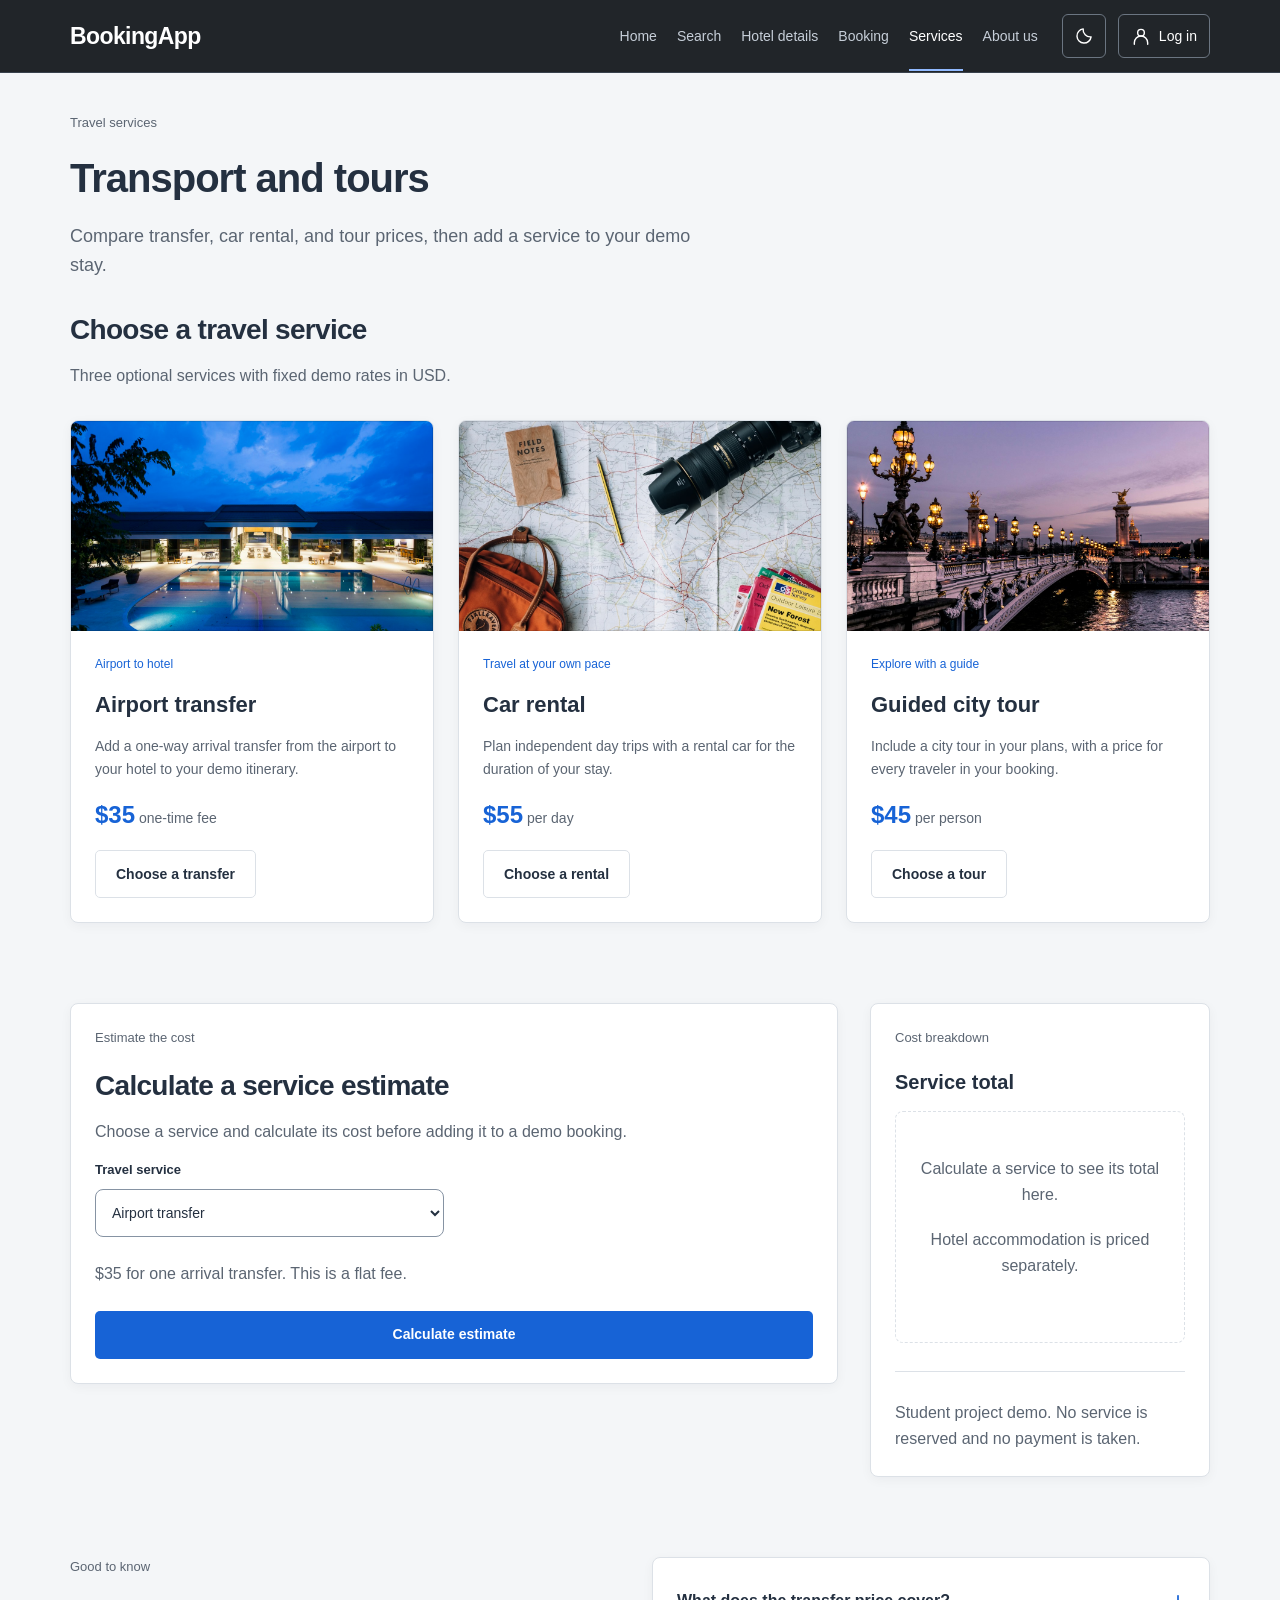
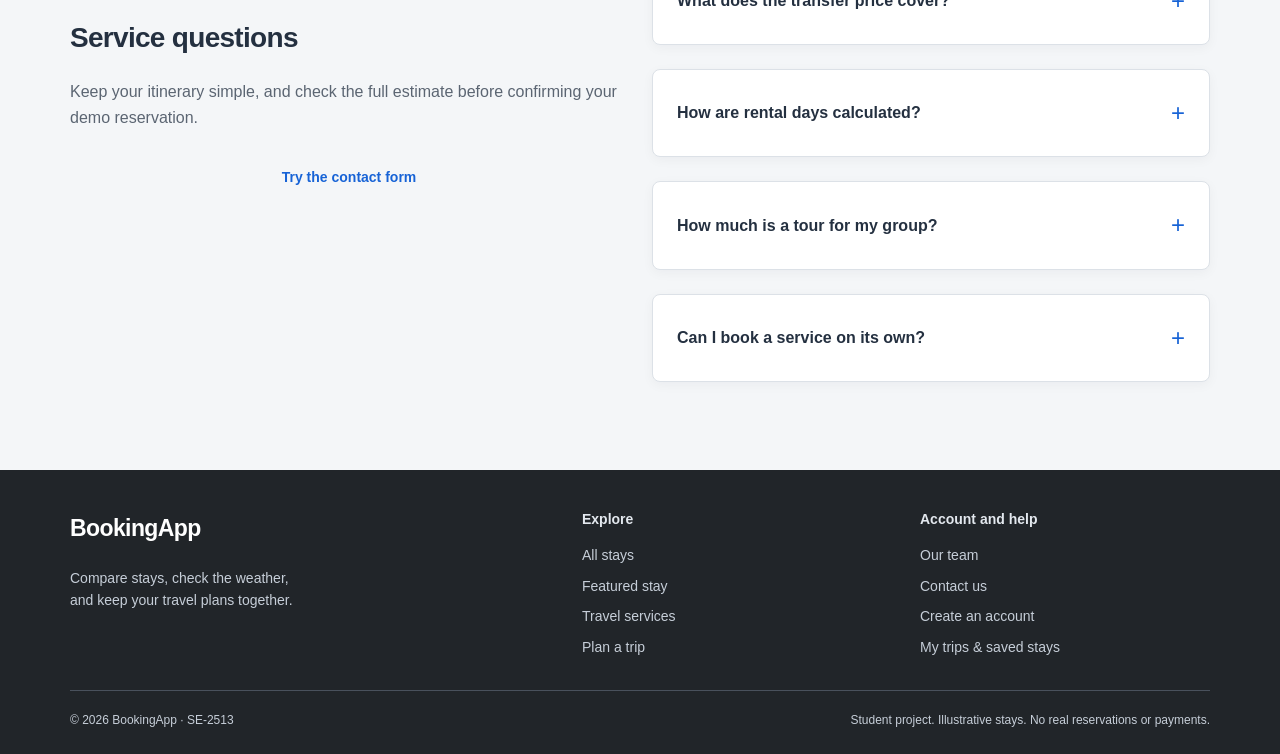
<file: services.html>
<!doctype html>
<html lang="en">
    <head>
        <meta charset="UTF-8" />
        <meta name="viewport" content="width=device-width, initial-scale=1" />
        <meta
            name="description"
            content="BookingApp: explore illustrative stays, compare amenities and plan your next trip. A responsive student travel project."
        />
        <meta name="theme-color" content="#212529" />
        <title>Transport and tours | BookingApp</title>
        <link rel="icon" href="image/favicon.svg" type="image/svg+xml" />
        <script src="js/theme-init.js"></script>
        <link rel="stylesheet" href="css/site.css" />
        <script src="js/common.js" defer></script>
        <script src="js/hotels.js" defer></script>
        <script src="js/auth.js" defer></script>
        <script src="js/about-services.js" defer></script>
    </head>
    <body data-page="services">
        <a class="skip-link" href="#main-content">Skip to content</a>
        <header class="site-header">
            <div class="container header-inner">
                <a href="index.html" class="brand" aria-label="BookingApp home">BookingApp</a>
                <nav id="main-nav" class="main-nav" aria-label="Main navigation">
                    <a href="index.html">Home</a>
                    <a href="search-results.html">Search</a>
                    <a href="hotel-detail.html?hotel=grand-palace">Hotel details</a>
                    <a href="booking.html">Booking</a>
                    <a href="services.html" aria-current="page">Services</a>
                    <a href="about.html">About us</a>
                </nav>
                <div class="header-actions">
                    <button
                        id="theme-toggle"
                        class="icon-button"
                        type="button"
                        aria-label="Switch to dark mode"
                        aria-pressed="false"
                    >
                        <span data-icon="moon"></span></button
                    ><a class="account-link" href="login.html" data-account-link
                        ><span data-icon="user"></span><span>Log in</span></a
                    ><button
                        id="menu-toggle"
                        class="icon-button menu-toggle"
                        type="button"
                        aria-label="Toggle navigation"
                        aria-controls="main-nav"
                        aria-expanded="false"
                    >
                        <span data-icon="menu"></span>
                    </button>
                </div>
            </div>
        </header>
        <main id="main-content">
            <section class="container section page-heading">
                <p class="eyebrow">Travel services</p>
                <h1>Transport and tours</h1>
                <p class="lead">
                    Compare transfer, car rental, and tour prices, then add a service to your demo
                    stay.
                </p>
            </section>

            <section class="container section" aria-labelledby="services-heading">
                <div class="page-heading">
                    <h2 id="services-heading">Choose a travel service</h2>
                    <p class="muted">Three optional services with fixed demo rates in USD.</p>
                </div>
                <div class="grid-3">
                    <article class="card service-card">
                        <img
                            class="image-cover"
                            src="image/destination-7.jpg"
                            alt="A hotel arrival area and pool lit up at dusk"
                            width="640"
                            height="420"
                            loading="lazy"
                        />
                        <div class="stack service-content">
                            <p class="eyebrow">Airport to hotel</p>
                            <h3>Airport transfer</h3>
                            <p class="muted">
                                Add a one-way arrival transfer from the airport to your hotel to
                                your demo itinerary.
                            </p>
                            <p>
                                <span class="price">$35</span>
                                <span class="muted">one-time fee</span>
                            </p>
                            <a
                                class="button button-secondary"
                                href="booking.html?service=transfer"
                                data-service-booking="transfer"
                                >Choose a transfer</a
                            >
                        </div>
                    </article>
                    <article class="card service-card">
                        <img
                            class="image-cover"
                            src="image/destination-6.jpg"
                            alt="A camera and notebook on a map, ready for a day of exploring"
                            width="640"
                            height="420"
                            loading="lazy"
                        />
                        <div class="stack service-content">
                            <p class="eyebrow">Travel at your own pace</p>
                            <h3>Car rental</h3>
                            <p class="muted">
                                Plan independent day trips with a rental car for the duration of
                                your stay.
                            </p>
                            <p><span class="price">$55</span> <span class="muted">per day</span></p>
                            <a
                                class="button button-secondary"
                                href="booking.html?service=car"
                                data-service-booking="car"
                                >Choose a rental</a
                            >
                        </div>
                    </article>
                    <article class="card service-card">
                        <img
                            class="image-cover"
                            src="image/destination-4.jpg"
                            alt="An ornate bridge and city lights beside the river at sunset"
                            width="640"
                            height="420"
                            loading="lazy"
                        />
                        <div class="stack service-content">
                            <p class="eyebrow">Explore with a guide</p>
                            <h3>Guided city tour</h3>
                            <p class="muted">
                                Include a city tour in your plans, with a price for every traveler
                                in your booking.
                            </p>
                            <p>
                                <span class="price">$45</span> <span class="muted">per person</span>
                            </p>
                            <a
                                class="button button-secondary"
                                href="booking.html?service=tour"
                                data-service-booking="tour"
                                >Choose a tour</a
                            >
                        </div>
                    </article>
                </div>
            </section>

            <section
                id="estimate"
                class="container section split-layout"
                aria-labelledby="estimate-heading"
            >
                <div class="panel">
                    <p class="eyebrow">Estimate the cost</p>
                    <h2 id="estimate-heading">Calculate a service estimate</h2>
                    <p class="muted">
                        Choose a service and calculate its cost before adding it to a demo booking.
                    </p>
                    <form id="service-estimate-form" class="stack" novalidate>
                        <div class="field-grid">
                            <div class="field">
                                <label for="service-choice">Travel service</label>
                                <select
                                    id="service-choice"
                                    name="service"
                                    aria-describedby="service-choice-error"
                                >
                                    <option value="transfer">Airport transfer</option>
                                    <option value="car">Car rental</option>
                                    <option value="tour">Guided city tour</option>
                                </select>
                                <p id="service-choice-error" class="field-error"></p>
                            </div>
                            <div id="service-quantity-field" class="field" hidden>
                                <label for="service-quantity" id="quantity-label"
                                    >Number of days</label
                                >
                                <input
                                    id="service-quantity"
                                    name="quantity"
                                    type="text"
                                    inputmode="numeric"
                                    value="1"
                                    aria-describedby="service-quantity-help service-quantity-error"
                                />
                                <small id="service-quantity-help" class="muted"
                                    >Enter a whole number from 1 to 30.</small
                                >
                                <p id="service-quantity-error" class="field-error"></p>
                            </div>
                        </div>
                        <p id="service-rate" class="muted">
                            $35 for one arrival transfer. This is a flat fee.
                        </p>
                        <button class="button button-primary" type="submit">
                            Calculate estimate
                        </button>
                        <p
                            id="service-estimate-status"
                            class="form-status"
                            role="status"
                            aria-live="polite"
                        ></p>
                    </form>
                </div>
                <aside class="panel" aria-labelledby="estimate-summary-heading">
                    <p class="eyebrow">Cost breakdown</p>
                    <h3 id="estimate-summary-heading">Service total</h3>
                    <div id="estimate-empty" class="empty-state">
                        <p>Calculate a service to see its total here.</p>
                        <p class="muted">Hotel accommodation is priced separately.</p>
                    </div>
                    <div
                        id="service-estimate-result"
                        class="stack"
                        role="status"
                        aria-live="polite"
                        hidden
                    >
                        <p id="estimate-description"></p>
                        <p id="estimate-total" class="price"></p>
                        <p class="muted">Estimated service total in USD.</p>
                        <a
                            id="estimate-continue"
                            class="button button-primary"
                            href="booking.html?service=transfer"
                            >Continue to booking</a
                        >
                        <p class="muted">
                            Your service choice carries over. The final estimate uses your booking
                            dates and number of guests.
                        </p>
                    </div>
                    <div class="divider"></div>
                    <p class="muted">
                        Student project demo. No service is reserved and no payment is taken.
                    </p>
                </aside>
            </section>

            <section class="container section grid-2" aria-labelledby="faq-heading">
                <div class="stack">
                    <p class="eyebrow">Good to know</p>
                    <h2 id="faq-heading">Service questions</h2>
                    <p class="muted">
                        Keep your itinerary simple, and check the full estimate before confirming
                        your demo reservation.
                    </p>
                    <a class="button button-ghost" href="about.html#contact"
                        >Try the contact form</a
                    >
                </div>
                <div class="stack">
                    <details class="panel">
                        <summary>What does the transfer price cover?</summary>
                        <p>
                            The $35 flat fee represents one arrival transfer from the airport to the
                            selected hotel. It is added once to the demo booking, regardless of the
                            number of nights.
                        </p>
                    </details>
                    <details class="panel">
                        <summary>How are rental days calculated?</summary>
                        <p>
                            Car rental costs $55 per day. In a booking, the number of rental days
                            matches the number of nights between check-in and check-out. For
                            example, a three-night stay adds $165.
                        </p>
                    </details>
                    <details class="panel">
                        <summary>How much is a tour for my group?</summary>
                        <p>
                            The guided city tour costs $45 per person. A booking for two guests adds
                            $90. The estimator lets you compare a different group size before
                            continuing.
                        </p>
                    </details>
                    <details class="panel">
                        <summary>Can I book a service on its own?</summary>
                        <p>
                            Travel extras are part of a hotel booking in this demo. Choose one
                            service with your stay, or continue without an extra. All reservations
                            are stored only in your browser.
                        </p>
                    </details>
                </div>
            </section>
        </main>

        <footer class="site-footer">
            <div class="container">
                <div class="footer-top">
                    <div>
                        <a href="index.html" class="brand">BookingApp</a>
                        <p>
                            Compare stays, check the weather,<br />and keep your travel plans
                            together.
                        </p>
                    </div>
                    <div class="footer-links">
                        <h3>Explore</h3>
                        <a href="search-results.html">All stays</a
                        ><a href="hotel-detail.html?hotel=grand-palace">Featured stay</a
                        ><a href="services.html">Travel services</a
                        ><a href="booking.html">Plan a trip</a>
                    </div>
                    <div class="footer-links">
                        <h3>Account and help</h3>
                        <a href="about.html">Our team</a><a href="about.html#contact">Contact us</a
                        ><a href="signup.html">Create an account</a
                        ><a href="profile.html">My trips &amp; saved stays</a>
                    </div>
                </div>
                <div class="footer-bottom">
                    <p>© 2026 BookingApp · SE-2513</p>
                    <p>Student project. Illustrative stays. No real reservations or payments.</p>
                </div>
            </div>
        </footer>
        <div id="notification" class="notification" role="status" aria-live="polite" hidden></div>
        <noscript
            ><p class="container">
                Enable JavaScript for search, accounts, and demo bookings.
            </p></noscript
        >
    </body>
</html>
</file>
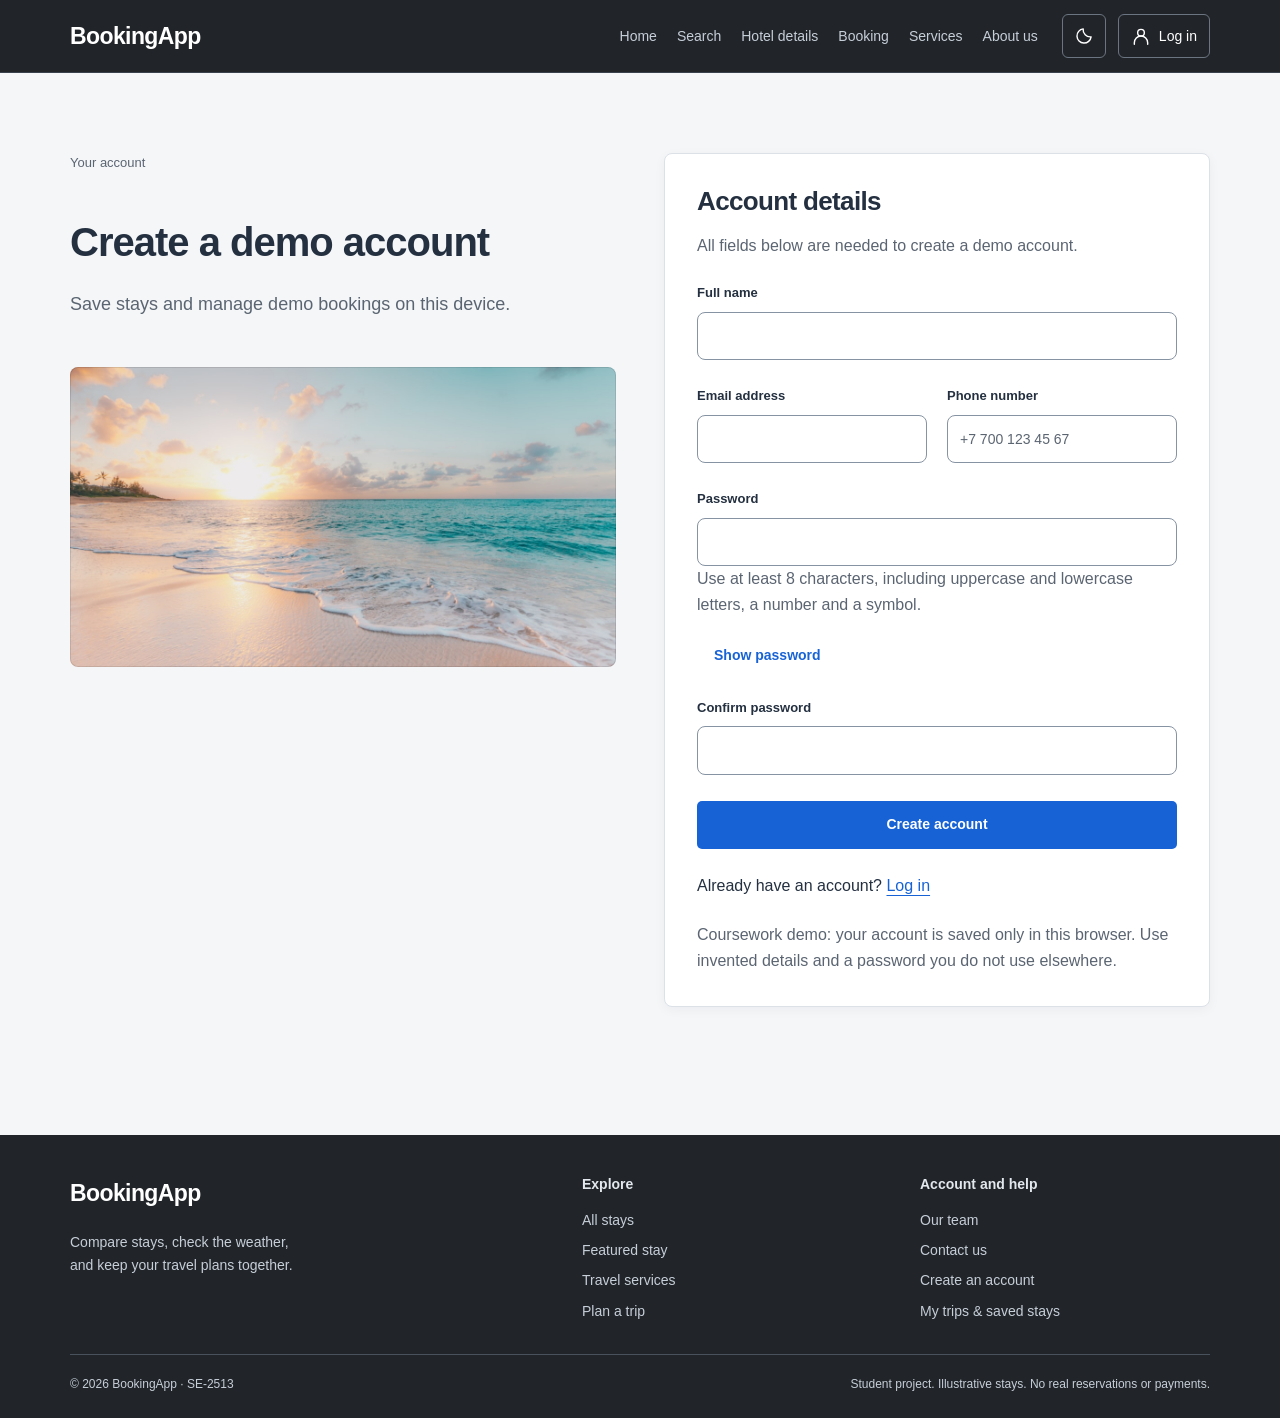
<file: signup.html>
<!doctype html>
<html lang="en">
    <head>
        <meta charset="UTF-8" />
        <meta name="viewport" content="width=device-width, initial-scale=1" />
        <meta
            name="description"
            content="BookingApp: explore illustrative stays, compare amenities and plan your next trip. A responsive student travel project."
        />
        <meta name="theme-color" content="#212529" />
        <title>Create an account | BookingApp</title>
        <link rel="icon" href="image/favicon.svg" type="image/svg+xml" />
        <script src="js/theme-init.js"></script>
        <link rel="stylesheet" href="css/site.css" />
        <script src="js/common.js" defer></script>
        <script src="js/hotels.js" defer></script>
        <script src="js/auth.js" defer></script>
    </head>
    <body data-page="signup">
        <a class="skip-link" href="#main-content">Skip to content</a>
        <header class="site-header">
            <div class="container header-inner">
                <a href="index.html" class="brand" aria-label="BookingApp home">BookingApp</a>
                <nav id="main-nav" class="main-nav" aria-label="Main navigation">
                    <a href="index.html">Home</a>
                    <a href="search-results.html">Search</a>
                    <a href="hotel-detail.html?hotel=grand-palace">Hotel details</a>
                    <a href="booking.html">Booking</a>
                    <a href="services.html">Services</a>
                    <a href="about.html">About us</a>
                </nav>
                <div class="header-actions">
                    <button
                        id="theme-toggle"
                        class="icon-button"
                        type="button"
                        aria-label="Switch to dark mode"
                        aria-pressed="false"
                    >
                        <span data-icon="moon"></span></button
                    ><a class="account-link" href="login.html" data-account-link
                        ><span data-icon="user"></span><span>Log in</span></a
                    ><button
                        id="menu-toggle"
                        class="icon-button menu-toggle"
                        type="button"
                        aria-label="Toggle navigation"
                        aria-controls="main-nav"
                        aria-expanded="false"
                    >
                        <span data-icon="menu"></span>
                    </button>
                </div>
            </div>
        </header>
        <main id="main-content" class="container section">
            <div class="auth-layout">
                <aside class="auth-aside stack">
                    <p class="eyebrow">Your account</p>
                    <h1 class="page-heading">Create a demo account</h1>
                    <p class="lead">Save stays and manage demo bookings on this device.</p>
                    <img
                        class="image-cover"
                        src="image/destination-1.jpg"
                        alt="A tropical beach beside clear blue water"
                        width="640"
                        height="480"
                    />
                </aside>
                <section class="auth-panel panel stack" aria-labelledby="signup-heading">
                    <div>
                        <h2 id="signup-heading">Account details</h2>
                        <p class="muted">All fields below are needed to create a demo account.</p>
                    </div>
                    <form id="signup-form" class="stack" novalidate>
                        <div class="field">
                            <label for="signup-name">Full name</label>
                            <input
                                id="signup-name"
                                name="name"
                                type="text"
                                autocomplete="name"
                                aria-describedby="signup-name-error"
                            />
                            <p id="signup-name-error" class="field-error"></p>
                        </div>
                        <div class="field-grid">
                            <div class="field">
                                <label for="signup-email">Email address</label>
                                <input
                                    id="signup-email"
                                    name="email"
                                    type="text"
                                    inputmode="email"
                                    autocomplete="email"
                                    autocapitalize="none"
                                    spellcheck="false"
                                    aria-describedby="signup-email-error"
                                />
                                <p id="signup-email-error" class="field-error"></p>
                            </div>
                            <div class="field">
                                <label for="signup-phone">Phone number</label>
                                <input
                                    id="signup-phone"
                                    name="phone"
                                    type="tel"
                                    autocomplete="tel"
                                    placeholder="+7 700 123 45 67"
                                    aria-describedby="signup-phone-error"
                                />
                                <p id="signup-phone-error" class="field-error"></p>
                            </div>
                        </div>
                        <div class="field">
                            <label for="signup-password">Password</label>
                            <input
                                id="signup-password"
                                name="password"
                                type="password"
                                autocomplete="new-password"
                                aria-describedby="signup-password-help signup-password-error"
                            />
                            <p id="signup-password-help" class="muted">
                                Use at least 8 characters, including uppercase and lowercase
                                letters, a number and a symbol.
                            </p>
                            <p id="signup-password-error" class="field-error"></p>
                            <button
                                class="button button-ghost button-small"
                                type="button"
                                data-toggle-password="signup-password"
                                aria-controls="signup-password"
                                aria-pressed="false"
                            >
                                Show password
                            </button>
                        </div>
                        <div class="field">
                            <label for="signup-confirm-password">Confirm password</label>
                            <input
                                id="signup-confirm-password"
                                name="confirmPassword"
                                type="password"
                                autocomplete="new-password"
                                aria-describedby="signup-confirm-password-error"
                            />
                            <p id="signup-confirm-password-error" class="field-error"></p>
                        </div>
                        <button type="submit" class="button button-primary">Create account</button>
                        <p
                            id="signup-status"
                            class="form-status"
                            role="status"
                            aria-live="polite"
                        ></p>
                    </form>
                    <p>
                        Already have an account?
                        <a href="login.html" data-auth-switch="login.html">Log in</a>
                    </p>
                    <p class="muted">
                        Coursework demo: your account is saved only in this browser. Use invented
                        details and a password you do not use elsewhere.
                    </p>
                </section>
            </div>
        </main>

        <footer class="site-footer">
            <div class="container">
                <div class="footer-top">
                    <div>
                        <a href="index.html" class="brand">BookingApp</a>
                        <p>
                            Compare stays, check the weather,<br />and keep your travel plans
                            together.
                        </p>
                    </div>
                    <div class="footer-links">
                        <h3>Explore</h3>
                        <a href="search-results.html">All stays</a
                        ><a href="hotel-detail.html?hotel=grand-palace">Featured stay</a
                        ><a href="services.html">Travel services</a
                        ><a href="booking.html">Plan a trip</a>
                    </div>
                    <div class="footer-links">
                        <h3>Account and help</h3>
                        <a href="about.html">Our team</a><a href="about.html#contact">Contact us</a
                        ><a href="signup.html">Create an account</a
                        ><a href="profile.html">My trips &amp; saved stays</a>
                    </div>
                </div>
                <div class="footer-bottom">
                    <p>© 2026 BookingApp · SE-2513</p>
                    <p>Student project. Illustrative stays. No real reservations or payments.</p>
                </div>
            </div>
        </footer>
        <div id="notification" class="notification" role="status" aria-live="polite" hidden></div>
        <noscript
            ><p class="container">
                Enable JavaScript for search, accounts, and demo bookings.
            </p></noscript
        >
    </body>
</html>
</file>
<file: css/site.css>
/* BookingApp design tokens. Both modes use the same semantic palette. */
:root {
    color-scheme: light;
    --bg: #f4f6f8;
    --surface: #fff;
    --surface-soft: #eef1f5;
    --ink: #243040;
    --muted: #5b6572;
    --line: #dce1e7;
    --control-line: #8693a3;
    --image-outline: #0000001a;
    --primary: #1763d6;
    --primary-hover: #104daa;
    --on-primary: #fff;
    --tint: #edf3fc;
    --accent: #1763d6;
    --error: #b42332;
    --success: #226644;
    --shadow: 0 3px 12px #1522380b;
    --ease: cubic-bezier(0.22, 1, 0.36, 1);
    --radius: 8px;
}
[data-theme='dark'] {
    color-scheme: dark;
    --bg: #161b23;
    --surface: #202733;
    --surface-soft: #293340;
    --ink: #f0f3f7;
    --muted: #b7c1cf;
    --line: #384352;
    --control-line: #8594a8;
    --image-outline: #ffffff1a;
    --primary: #91baff;
    --primary-hover: #b7d1ff;
    --on-primary: #14213d;
    --tint: #27384e;
    --accent: #91baff;
    --error: #ffb0b7;
    --success: #9edab7;
    --shadow: none;
}
* {
    box-sizing: border-box;
}
html {
    scroll-behavior: smooth;
    scroll-padding-top: 96px;
}
body {
    margin: 0;
    background: var(--bg);
    color: var(--ink);
    font-family: Arial, Helvetica, sans-serif;
    font-size: 1rem;
    line-height: 1.6;
    -webkit-font-smoothing: antialiased;
}
button,
input,
select,
textarea {
    font: inherit;
}
button,
a,
input,
select,
summary {
    touch-action: manipulation;
}
a {
    color: var(--primary);
    text-underline-offset: 4px;
}
@media (hover: hover) {
    a:hover {
        text-decoration-thickness: 2px;
    }
}
button {
    cursor: pointer;
}
button:disabled {
    cursor: wait;
    opacity: 0.65;
}
img {
    display: block;
    max-width: 100%;
    height: auto;
}
svg {
    flex-shrink: 0;
}
h1,
h2,
h3,
p {
    margin: 0 0 16px;
}
h1,
h2 {
    font-family: inherit;
    font-weight: 700;
    letter-spacing: -0.025em;
    line-height: 1.2;
}
h1,
h2 {
    text-wrap: balance;
}
b,
strong {
    font-weight: 600;
}
h1 {
    font-size: clamp(30px, 3.2vw, 40px);
}
h2 {
    font-size: 28px;
}
h3 {
    font-size: 20px;
    font-weight: 600;
    line-height: 1.3;
    letter-spacing: 0;
}
p:last-child {
    margin-bottom: 0;
}
ul {
    padding-left: 24px;
}
small,
.small {
    font-size: 13px;
}
.icon {
    width: 20px;
    height: 20px;
    vertical-align: middle;
}
a:focus-visible,
button:focus-visible,
input:focus-visible,
textarea:focus-visible,
select:focus-visible,
summary:focus-visible {
    outline: 3px solid var(--primary);
    outline-offset: 4px;
}
[hidden] {
    display: none !important;
}
.container {
    width: min(1140px, calc(100% - 48px));
    margin-inline: auto;
}
.section {
    padding-block: 40px;
}
.stack {
    display: flex;
    flex-direction: column;
    gap: 24px;
}
.stack > * {
    margin-block: 0;
}
.inline {
    display: flex;
    align-items: center;
    gap: 12px;
    flex-wrap: wrap;
}
.muted,
.lead {
    color: var(--muted);
}
.lead {
    font-size: 18px;
    line-height: 1.65;
    max-width: 660px;
}
.eyebrow {
    display: flex;
    align-items: center;
    gap: 8px;
    font-size: 13px;
    font-weight: 500;
    letter-spacing: 0;
    color: var(--muted);
    margin-bottom: 20px;
}
.page-heading {
    padding: 40px 0 32px;
}
.page-heading h1 {
    margin-bottom: 20px;
}
.section-heading {
    display: flex;
    align-items: end;
    justify-content: space-between;
    gap: 24px;
    margin-bottom: 28px;
}
.section-heading h2 {
    margin-bottom: 10px;
}
.section-heading p {
    margin: 0;
}
.grid-2 {
    display: grid;
    grid-template-columns: repeat(2, minmax(0, 1fr));
    gap: 24px;
}
.grid-3 {
    display: grid;
    grid-template-columns: repeat(3, minmax(0, 1fr));
    gap: 24px;
}
.split-layout {
    display: grid;
    grid-template-columns: minmax(0, 1fr) 340px;
    gap: 32px;
    align-items: start;
}
.sidebar {
    position: sticky;
    top: 110px;
}
.card,
.panel {
    background: var(--surface);
    border: 1px solid var(--line);
    border-radius: var(--radius);
    box-shadow: var(--shadow);
}
.panel {
    padding: 24px;
}
.card {
    overflow: hidden;
}
.image-cover {
    width: 100%;
    height: 260px;
    object-fit: cover;
}
.divider {
    height: 1px;
    background: var(--line);
    border: 0;
    margin: 28px 0;
}
.badge,
.pill {
    display: inline-flex;
    align-items: center;
    gap: 6px;
    font-size: 12px;
    font-weight: 600;
    padding: 6px 10px;
    border-radius: 6px;
    background: var(--tint);
    color: var(--primary);
}
.button {
    display: inline-flex;
    align-items: center;
    justify-content: center;
    gap: 8px;
    min-height: 48px;
    padding: 12px 20px;
    border: 1px solid transparent;
    border-radius: 5px;
    font-size: 14px;
    font-weight: 600;
    text-decoration: none;
    line-height: 1.4;
    transition:
        background-color 150ms var(--ease),
        color 150ms var(--ease),
        border-color 150ms var(--ease);
    cursor: pointer;
}
@media (hover: hover) {
    .button:hover {
        text-decoration: none;
    }
}
.button-primary {
    background: var(--primary);
    color: var(--on-primary);
}
@media (hover: hover) {
    .button-primary:hover {
        background: var(--primary-hover);
    }
}
.button-secondary {
    border-color: var(--line);
    background: var(--surface);
    color: var(--ink);
}
@media (hover: hover) {
    .button-secondary:hover {
        border-color: var(--primary);
        color: var(--primary);
    }
}
.button-ghost {
    color: var(--primary);
    background: transparent;
    padding-inline: 10px;
}
@media (hover: hover) {
    .button-ghost:hover {
        background: var(--tint);
    }
}
.button-small {
    min-height: 44px;
    padding: 8px 16px;
}
.button-full {
    width: 100%;
}
.icon-button {
    display: inline-flex;
    align-items: center;
    justify-content: center;
    width: 44px;
    height: 44px;
    padding: 10px;
    color: var(--ink);
    background: transparent;
    border: 1px solid var(--line);
    border-radius: 8px;
    transition:
        background-color 150ms var(--ease),
        color 150ms var(--ease);
}
@media (hover: hover) {
    .icon-button:hover {
        background: var(--tint);
        color: var(--primary);
    }
}
.is-saved .icon {
    fill: currentColor;
}
.skip-link {
    position: fixed;
    left: 20px;
    top: -90px;
    z-index: 100;
    padding: 12px 20px;
    background: var(--primary);
    color: var(--on-primary);
    border-radius: 6px;
}
.skip-link:focus {
    top: 10px;
}
/* Shared navigation and footer */
.site-header {
    position: sticky;
    top: 0;
    z-index: 40;
    background: #212529;
    color: #fff;
    border-bottom: 1px solid #39424d;
}
.header-inner {
    height: 72px;
    display: flex;
    align-items: center;
    gap: 24px;
}
.brand {
    display: inline-flex;
    align-items: center;
    font-size: 23px;
    font-weight: 700;
    letter-spacing: -0.6px;
    color: #fff;
    text-decoration: none;
    white-space: nowrap;
}
.brand-mark {
    display: grid;
    place-items: center;
    width: 36px;
    height: 36px;
    background: #214fc6;
    color: white;
    border-radius: 10px;
}
.brand-mark .icon {
    width: 26px;
    height: 26px;
}
.main-nav {
    display: flex;
    align-items: center;
    gap: 20px;
    margin-left: auto;
}
.main-nav > a {
    position: relative;
    padding-block: 24px;
    font-size: 14px;
    color: #c6ced8;
    text-decoration: none;
    white-space: nowrap;
}
.main-nav > a[aria-current='page'] {
    color: #fff;
}
.main-nav > a[aria-current='page']:after {
    position: absolute;
    content: '';
    height: 2px;
    bottom: 0;
    left: 0;
    right: 0;
    background: #91baff;
}
.header-actions {
    display: flex;
    align-items: center;
    gap: 12px;
}
.account-link {
    display: inline-flex;
    align-items: center;
    justify-content: center;
    gap: 8px;
    color: #fff;
    font-size: 14px;
    text-decoration: none;
    padding: 8px 12px;
    min-height: 44px;
    border: 1px solid #6b7581;
    border-radius: 6px;
    white-space: nowrap;
}
.menu-toggle {
    display: none;
}
.site-footer {
    margin-top: 48px;
    padding: 40px 0 24px;
    background: #212529;
    color: #e3e8ee;
}
.footer-top {
    display: grid;
    grid-template-columns: 1.6fr 1fr 1fr;
    gap: 48px;
}
.footer-top .brand {
    margin-bottom: 20px;
}
.footer-top p {
    font-size: 14px;
    max-width: 340px;
    color: var(--muted);
}
.footer-links {
    display: flex;
    flex-direction: column;
    align-items: start;
    gap: 8px;
}
.footer-links h3 {
    font-size: 14px;
    margin-bottom: 8px;
}
.footer-links a {
    font-size: 14px;
    color: var(--muted);
    text-decoration: none;
}
@media (hover: hover) {
    .footer-links a:hover {
        color: var(--primary);
    }
}
.footer-bottom {
    border-top: 1px solid var(--line);
    margin-top: 32px;
    padding-top: 20px;
    display: flex;
    justify-content: space-between;
    gap: 16px;
    font-size: 12px;
    color: var(--muted);
}
.footer-bottom p {
    margin: 0;
}
.notification {
    display: flex;
    align-items: center;
    gap: 12px;
    position: fixed;
    bottom: 24px;
    left: 50%;
    transform: translateX(-50%);
    z-index: 100;
    max-width: min(520px, calc(100% - 32px));
    width: max-content;
    background: var(--ink);
    color: var(--bg);
    border: 1px solid var(--line);
    box-shadow: var(--shadow);
    padding: 16px 24px;
    border-radius: 12px;
    font-size: 14px;
}
.notification-message {
    overflow-wrap: anywhere;
}
.notification-dismiss {
    flex-shrink: 0;
    min-height: 44px;
    padding: 8px 12px;
    border: 1px solid currentColor;
    border-radius: 8px;
    background: transparent;
    color: inherit;
    font-size: 13px;
}
.notification-dismiss:focus-visible {
    outline-color: currentColor;
}
.notification[data-type='error'] {
    background: var(--error);
    color: var(--bg);
}
img:not([src$='.svg']) {
    outline: 1px solid var(--image-outline);
    outline-offset: -1px;
}
/* Home */
.field {
    min-width: 0;
}
.field > label,
.field > legend {
    display: block;
    font-size: 13px;
    font-weight: 600;
    margin-bottom: 8px;
}
.field input:not([type='checkbox']):not([type='radio']),
.field select,
.field textarea {
    width: 100%;
    min-width: 0;
    min-height: 48px;
    padding: 12px 12px;
    border: 1px solid var(--control-line);
    border-radius: 8px;
    background: var(--surface);
    color: var(--ink);
    font-size: 14px;
}
.field input::placeholder,
.field textarea::placeholder {
    color: var(--muted);
    opacity: 1;
}
.field textarea {
    resize: vertical;
    min-height: 120px;
}
.field input[aria-invalid='true'],
.field textarea[aria-invalid='true'],
.field select[aria-invalid='true'] {
    border-color: var(--error);
}
.field small,
.field .help {
    display: block;
    color: var(--muted);
    font-size: 12px;
    margin-top: 6px;
}
.field-error {
    font-size: 12px;
    color: var(--error);
    margin: 6px 0 0;
    line-height: 1.5;
}
.field-grid {
    display: grid;
    grid-template-columns: repeat(2, minmax(0, 1fr));
    gap: 20px;
}
.form-status {
    font-size: 14px;
    margin-top: 16px;
    overflow-wrap: anywhere;
}
.form-status:empty {
    display: none;
}
.form-status.error,
.form-status[data-type='error'] {
    color: var(--error);
}
.form-status.success,
.form-status[data-type='success'] {
    color: var(--success);
}
fieldset {
    min-width: 0;
    border: 0;
    padding: 0;
    margin: 0;
}
input[type='checkbox'],
input[type='radio'] {
    width: 18px;
    height: 18px;
    accent-color: var(--primary);
    vertical-align: middle;
    margin: 0 8px 0 0;
    flex-shrink: 0;
}
.check-row {
    display: flex;
    align-items: flex-start;
    font-size: 14px;
    gap: 0;
}
.check-row input {
    margin-top: 4px;
}
.destinations {
    padding-top: 48px;
}

.faq-list {
    border-top: 1px solid var(--line);
}
details {
    border-bottom: 1px solid var(--line);
    padding: 20px 0;
}
summary {
    cursor: pointer;
    font-weight: 600;
    list-style: none;
    display: flex;
    align-items: center;
    justify-content: space-between;
    gap: 20px;
    font-size: 16px;
}
summary:after {
    content: '+';
    font-size: 24px;
    color: var(--primary);
    font-weight: 400;
}
details[open] summary:after {
    content: '−';
}
details p {
    margin-top: 16px;
    color: var(--muted);
    font-size: 14px;
    max-width: 800px;
}
summary::-webkit-details-marker {
    display: none;
}
/* Search and listing cards */
.search-layout {
    display: grid;
    grid-template-columns: 250px minmax(0, 1fr);
    gap: 32px;
    align-items: start;
}
.filter-panel {
    position: sticky;
    top: 110px;
    display: flex;
    flex-direction: column;
    gap: 24px;
    padding: 24px;
}
.filter-panel h2 {
    font-family: inherit;
    font-size: 18px;
    font-weight: 600;
    letter-spacing: 0;
    margin: 0;
}
.filter-panel fieldset {
    border-top: 1px solid var(--line);
    padding-top: 20px;
}
.filter-panel legend {
    font-size: 13px;
    font-weight: 600;
    margin-bottom: 12px;
}
.filter-panel label.check-row {
    margin-bottom: 10px;
}
.filter-panel .button {
    width: 100%;
}
.results-toolbar {
    display: flex;
    align-items: end;
    justify-content: space-between;
    gap: 20px;
    margin-bottom: 24px;
}
.results-toolbar h2 {
    font-family: inherit;
    font-size: 20px;
    font-weight: 600;
    letter-spacing: 0;
    margin: 0;
}
.results-toolbar .field {
    width: 170px;
}
.favorite-button[aria-pressed='true'] {
    color: var(--primary);
}
.favorite-button[aria-pressed='true'] svg {
    fill: currentColor;
}
.price,
.weather-temperature,
.forecast-grid,
.estimate-total,
.booking-summary,
.booking-record dl,
.booking-summary-total {
    font-variant-numeric: tabular-nums;
}
.price {
    font-weight: 600;
    font-size: 24px;
    letter-spacing: 0;
}
.price small {
    font-size: 12px;
    color: var(--muted);
    font-weight: 400;
    letter-spacing: 0;
}
.empty-state {
    padding: 44px 24px;
    text-align: center;
    border: 1px dashed var(--line);
    border-radius: 8px;
    background: var(--surface);
}
.empty-state h2,
.empty-state h3 {
    margin-bottom: 12px;
}
.empty-state p {
    color: var(--muted);
    max-width: 480px;
    margin: 0 auto 20px;
}
.results-note {
    margin-top: 20px;
    color: var(--muted);
    font-size: 12px;
}
.search-suggestions {
    position: absolute;
    list-style: none;
    background: var(--surface);
    border: 1px solid var(--line);
    border-radius: 8px;
    margin: 4px 0 0;
    padding: 4px;
    z-index: 5;
    width: 100%;
    box-shadow: var(--shadow);
}
.search-suggestions button {
    border: 0;
    background: transparent;
    color: var(--ink);
    padding: 8px;
    width: 100%;
    text-align: left;
}
@media (hover: hover) {
    .search-suggestions button:hover {
        background: var(--tint);
    }
}
mark {
    background: #fae6b1;
    color: #38250b;
    border-radius: 2px;
}
/* Account, booking and detail layouts */
.auth-layout {
    display: grid;
    grid-template-columns: 1fr 1fr;
    gap: 48px;
    align-items: start;
    padding-block: 40px;
}
.auth-aside {
    position: sticky;
    top: 125px;
}
.auth-aside h1 {
    font-size: clamp(30px, 3.2vw, 40px);
}
.auth-aside img {
    margin-top: 24px;
    width: 100%;
    height: 300px;
    object-fit: cover;
    border-radius: 8px;
}
.auth-panel {
    padding: 32px;
    border: 1px solid var(--line);
    background: var(--surface);
    border-radius: 8px;
}
.auth-panel h2 {
    font-size: 26px;
}
.auth-panel form,
.auth-panel .stack {
    display: flex;
    flex-direction: column;
    gap: 20px;
}
.auth-panel form .form-status {
    margin: 0;
}
.password-wrap,
.password-field {
    position: relative;
    display: flex;
    align-items: center;
    gap: 8px;
}
.password-wrap input,
.password-field input {
    flex: 1;
}
.password-wrap button,
.password-field button {
    flex-shrink: 0;
}
.auth-note,
.demo-note {
    font-size: 12px;
    color: var(--muted);
    border-top: 1px solid var(--line);
    padding-top: 16px;
    margin-top: 24px;
}
.profile-header {
    display: flex;
    align-items: end;
    justify-content: space-between;
    gap: 24px;
}
.profile-layout {
    display: grid;
    grid-template-columns: 300px minmax(0, 1fr);
    gap: 32px;
    align-items: start;
}
.profile-layout .panel {
    position: sticky;
    top: 110px;
}
.profile-layout h2 {
    font-size: 30px;
}
.profile-layout form {
    display: flex;
    flex-direction: column;
    gap: 16px;
}
.booking-record {
    padding: 24px;
    border: 1px solid var(--line);
    border-radius: 8px;
    background: var(--surface);
    margin-bottom: 16px;
}
.booking-record h3 {
    font-size: 20px;
}
.booking-record dl,
.booking-summary {
    display: grid;
    grid-template-columns: 1fr 1fr;
    gap: 10px 20px;
    font-size: 14px;
}
.booking-record dt,
.booking-summary dt {
    color: var(--muted);
}
.booking-record dd,
.booking-summary dd {
    margin: 0;
    text-align: right;
    overflow-wrap: anywhere;
}
.booking-record .inline {
    margin-top: 16px;
}
.hotel-gallery {
    display: grid;
    grid-template-columns: 2fr 1fr;
    grid-template-rows: 210px 210px;
    gap: 16px;
    margin-bottom: 36px;
}
.hotel-gallery img {
    width: 100%;
    height: 100%;
    object-fit: cover;
    border-radius: 8px;
}
.hotel-gallery img:first-child {
    grid-row: 1/3;
}
.hotel-title-row {
    display: flex;
    justify-content: space-between;
    align-items: end;
    gap: 24px;
}
.amenity-list {
    list-style: none;
    padding: 0;
    display: grid;
    grid-template-columns: 1fr 1fr;
    gap: 16px;
}
.amenity-list li {
    display: flex;
    gap: 10px;
    font-size: 14px;
}
.amenity-list .icon {
    color: var(--primary);
}
.weather-card {
    background: var(--tint);
    border: 1px solid var(--line);
    border-radius: 8px;
    padding: 24px;
}
.weather-card h2,
.weather-card h3 {
    font-family: inherit;
    font-size: 19px;
    font-weight: 600;
    letter-spacing: 0;
}
.weather-current {
    display: flex;
    align-items: center;
    justify-content: space-between;
    gap: 16px;
    margin-block: 20px;
}
.weather-temperature {
    font-size: 42px;
    font-weight: 600;
    letter-spacing: -0.02em;
}
.forecast-grid {
    display: grid;
    grid-template-columns: repeat(3, minmax(0, 1fr));
    gap: 10px;
}
.forecast-grid > * {
    padding: 12px 8px;
    border-radius: 8px;
    text-align: center;
    background: var(--surface);
    font-size: 12px;
}
.forecast-grid strong {
    display: block;
    font-size: 15px;
    margin-block: 4px;
}
.weather-attribution {
    margin-top: 16px;
    font-size: 12px;
    color: var(--muted);
}
.step-list {
    display: flex;
    gap: 10px;
    list-style: none;
    padding: 0;
    margin: 0 0 32px;
    counter-reset: step;
}
.step-list li {
    flex: 1;
    padding: 12px;
    border-bottom: 2px solid var(--line);
    font-size: 13px;
    color: var(--muted);
}
.step-list li[aria-current='step'],
.step-list li.active {
    border-color: var(--primary);
    color: var(--primary);
    font-weight: 600;
}
.booking-step {
    display: flex;
    flex-direction: column;
    gap: 24px;
}
.booking-step legend {
    font-family: inherit;
    font-weight: 600;
    font-size: 26px;
    margin-bottom: 20px;
}
.booking-actions {
    display: flex;
    align-items: center;
    justify-content: space-between;
    gap: 16px;
    margin-top: 28px;
    flex-wrap: wrap;
}
.booking-side-image {
    width: 100%;
    height: 180px;
    object-fit: cover;
    border-radius: 10px;
    margin-bottom: 20px;
}
.booking-summary-total {
    border-top: 1px solid var(--line);
    padding-top: 16px;
    margin-top: 16px;
    display: flex;
    justify-content: space-between;
    font-size: 20px;
    font-weight: 600;
}
.booking-complete {
    background: var(--tint);
    padding: 36px;
    border-radius: 14px;
}
.status-cancelled {
    color: var(--muted);
}
.status-confirmed {
    color: var(--success);
}
/* Team and services */
.team-card {
    background: var(--surface);
    border: 1px solid var(--line);
    border-radius: 8px;
    overflow: hidden;
}
.team-card img {
    width: 100%;
    height: 280px;
    object-fit: cover;
}
.team-card:first-child img {
    object-position: center 18%;
}
.team-card .team-content,
.team-card .card-body {
    padding: 24px;
}
.team-card h3 {
    font-size: 19px;
}
.team-card p {
    font-size: 14px;
    color: var(--muted);
}
.team-card .role {
    color: var(--primary);
    font-size: 12px;
    font-weight: 600;
}
.service-card {
    border: 1px solid var(--line);
    background: var(--surface);
    border-radius: 8px;
    overflow: hidden;
}
.service-card img {
    width: 100%;
    height: 210px;
    object-fit: cover;
}
.service-card .card-body,
.service-card .service-content {
    padding: 24px;
}
.service-card h2,
.service-card h3 {
    font-family: inherit;
    font-size: 22px;
    font-weight: 600;
    letter-spacing: 0;
}
.service-card p {
    font-size: 14px;
    color: var(--muted);
}
.service-card .price {
    font-size: 24px;
    color: var(--primary);
}
.contact-layout {
    display: grid;
    grid-template-columns: 0.8fr 1.2fr;
    gap: 72px;
}
.contact-layout form {
    display: flex;
    flex-direction: column;
    gap: 20px;
}
.service-estimate-result {
    background: var(--tint);
    padding: 24px;
    border-radius: 12px;
    margin-top: 24px;
}
.estimate-total {
    font-size: 36px;
    font-weight: 600;
}
.spinner {
    display: inline-block;
    width: 18px;
    height: 18px;
    border: 2px solid currentColor;
    border-right-color: transparent;
    border-radius: 50%;
    animation: spin 0.7s linear infinite;
}
.breadcrumb {
    display: flex;
    gap: 8px;
    align-items: center;
    font-size: 13px;
    color: var(--muted);
    margin-bottom: 24px;
}
.breadcrumb a {
    text-decoration: none;
}
.loading-state {
    padding: 20px 0;
    color: var(--muted);
}
@keyframes spin {
    to {
        transform: rotate(360deg);
    }
}
@keyframes reveal {
    from {
        opacity: 0;
        transform: translateY(8px);
    }
    to {
        opacity: 1;
        transform: none;
    }
}
@media (prefers-reduced-motion: no-preference) {
    .button,
    .icon-button {
        transition:
            background-color 150ms var(--ease),
            color 150ms var(--ease),
            border-color 150ms var(--ease),
            transform 150ms ease-out;
    }
    .button:not(:disabled):active,
    .icon-button:not(:disabled):active {
        transform: scale(0.96);
    }
    .booking-step:not([hidden]) {
        animation: reveal 200ms var(--ease);
    }
}
.theme-changing *,
.theme-changing *::before,
.theme-changing *::after {
    transition: none !important;
}

/* Small shared layouts used by the account and trip pages. */
.brand-dot {
    color: var(--primary);
    margin-left: -9px;
}
.sr-only {
    position: absolute;
    width: 1px;
    height: 1px;
    padding: 0;
    margin: -1px;
    overflow: hidden;
    clip: rect(0, 0, 0, 0);
    white-space: nowrap;
    border: 0;
}
.back-link {
    font-size: 13px;
    text-decoration: none;
}
.detail-heading {
    display: flex;
    align-items: end;
    justify-content: space-between;
    gap: 24px;
}
.detail-heading > div {
    min-width: 0;
}
.detail-heading .button {
    flex-shrink: 0;
}
.amenities-grid {
    list-style: none;
    padding: 0;
    display: grid;
    grid-template-columns: 1fr 1fr;
    gap: 16px;
}
.amenities-grid li {
    display: flex;
    align-items: center;
    gap: 10px;
    font-size: 14px;
}
.amenities-grid .icon {
    color: var(--primary);
}
.weather-source {
    font-size: 12px;
    margin-top: 20px;
}
.weather-heading {
    justify-content: space-between;
    align-items: start;
}
.weather-heading .eyebrow {
    margin-bottom: 8px;
}
.weather-current {
    flex-wrap: wrap;
}
.weather-current p {
    margin: 0;
}
.weather-current > span {
    flex-basis: 100%;
    margin-top: -16px;
}
.forecast-day p {
    margin: 8px 0;
}
.checkbox-field label {
    font-weight: 400;
    line-height: 1.6;
}
.account-notice {
    overflow-wrap: anywhere;
    padding: 20px;
    border: 1px solid var(--line);
    border-radius: 10px;
    background: var(--tint);
    font-size: 14px;
}
.account-notice .inline {
    margin-top: 12px;
}
.booking-preview img {
    height: 220px;
}
.booking-preview .panel {
    border: 0;
    border-radius: 0;
    padding: 24px;
}
.booking-preview h2 {
    font-size: 24px;
}
.booking-preview .eyebrow {
    font-size: 12px;
}
.booking-preview dl {
    margin: 0;
}
.success-mark {
    display: grid;
    place-items: center;
    width: 56px;
    height: 56px;
    border-radius: 50%;
    background: var(--tint);
    color: var(--primary);
    font-size: 28px;
    margin: 0 auto;
}
.form-status.is-error {
    color: var(--error);
}
.saved-hotel > .stack {
    padding: 20px;
    gap: 12px;
}
.saved-hotel .image-cover {
    height: 170px;
}
.saved-hotel .price {
    font-size: 23px;
}
.saved-hotel .price span {
    font-size: 13px;
    font-weight: 400;
    letter-spacing: 0;
}
.booking-record .price span {
    font-size: 13px;
    font-weight: 400;
    letter-spacing: 0;
}
.booking-record > .inline {
    margin-bottom: 16px;
}
.booking-record > .inline > .muted {
    font-size: 12px;
    overflow-wrap: anywhere;
}
.profile-heading {
    padding: 0;
}
.profile-heading h1.page-heading {
    padding: 0;
    margin-top: 0;
    font-size: clamp(30px, 3.2vw, 40px);
    overflow-wrap: anywhere;
}
#profile-content > .split-layout {
    grid-template-columns: 300px minmax(0, 1fr);
}
#profile-content .split-layout > .stack > .section {
    padding: 0;
}
#profile-content .sidebar h2 {
    font-size: 24px;
}
#profile-content .sidebar p {
    font-size: 14px;
}
#profile-email {
    overflow-wrap: anywhere;
}
.auth-aside h1.page-heading {
    padding: 0;
}
.auth-panel .button-ghost {
    align-self: start;
}
.auth-panel .inline {
    gap: 8px;
}
.cancel-confirmation {
    margin-top: 16px;
    padding: 16px;
    background: var(--tint);
    border-radius: 10px;
}
.team-content.stack,
.service-content.stack {
    gap: 16px;
}
.team-content p,
.service-content p {
    margin: 0;
}
.service-content .button {
    align-self: start;
}
.service-content .price small {
    font-size: 13px;
}
.contact-form.stack {
    gap: 20px;
}
.profile-heading .button {
    margin-top: 4px;
}
body[data-page='hotel-detail'] .split-layout.section {
    padding-top: 16px;
}
.estimate-output {
    margin-top: 24px;
}
.team-card .team-content {
    padding: 24px;
}
/* Assignment-inspired home and shared surfaces. */
.site-header .icon-button {
    color: #fff;
    border-color: #6b7581;
    border-radius: 6px;
}
.site-header :focus-visible,
.site-footer :focus-visible {
    outline-color: #91baff;
}
.site-footer .footer-top p,
.site-footer .footer-links a,
.site-footer .footer-bottom {
    color: #c6ced8;
}
.site-footer .footer-bottom {
    border-color: #49515c;
}
.assignment-hero {
    padding-top: 44px;
}
.hero-title {
    text-align: center;
    margin-bottom: 28px;
}
.hero-title h1 {
    margin-bottom: 12px;
}
.hero-title p {
    color: var(--muted);
}
.triptych {
    position: relative;
    display: grid;
    grid-template-columns: repeat(3, minmax(0, 1fr));
    height: 340px;
    border-radius: 8px;
    overflow: hidden;
    box-shadow: var(--shadow);
}
.triptych img {
    width: 100%;
    height: 100%;
    min-width: 0;
    object-fit: cover;
}
.photo-caption {
    position: absolute;
    bottom: 20px;
    left: 50%;
    transform: translateX(-50%);
    margin: 0;
    padding: 10px 28px;
    border-radius: 4px;
    background: #212529ed;
    color: #fff;
    font-size: 16px;
    white-space: nowrap;
}
.search-panel {
    margin-top: 24px;
    padding: 24px;
    background: var(--surface);
    border: 1px solid var(--line);
    border-radius: 8px;
    box-shadow: var(--shadow);
}
.search-heading {
    display: flex;
    align-items: center;
    justify-content: space-between;
    gap: 16px;
    margin-bottom: 20px;
}
.search-heading h2 {
    margin: 0;
    font-size: 20px;
    letter-spacing: 0;
}
.search-footnote {
    color: var(--muted);
    font-size: 13px;
    margin: 0;
}
.search-grid {
    display: grid;
    grid-template-columns: 1.5fr 1fr 1fr .75fr auto;
    align-items: start;
    gap: 16px;
}
.search-grid > .button {
    margin-top: 28px;
}
.home-hotel {
    display: flex;
    flex-direction: column;
    min-width: 0;
    background: var(--surface);
    border: 1px solid var(--line);
    border-radius: 8px;
    overflow: hidden;
    box-shadow: var(--shadow);
}
.home-hotel > img {
    width: 100%;
    height: 208px;
    object-fit: cover;
}
.home-hotel-body {
    display: flex;
    flex-direction: column;
    flex: 1;
    padding: 24px;
}
.home-hotel-location {
    color: var(--muted);
    font-size: 13px;
    margin-bottom: 8px;
}
.home-hotel h3 {
    font-size: 19px;
    margin-bottom: 12px;
}
.home-hotel-description {
    font-size: 14px;
    color: var(--muted);
    margin-bottom: 24px;
}
.home-hotel-bottom {
    display: flex;
    align-items: center;
    justify-content: space-between;
    gap: 12px;
    margin-top: auto;
}
.home-hotel-price {
    font-size: 22px;
    font-weight: 700;
    color: var(--primary);
    font-variant-numeric: tabular-nums;
    margin: 0;
}
.home-hotel-price small {
    display: block;
    font-size: 12px;
    font-weight: 400;
    color: var(--muted);
}
.home-hotel-bottom .button {
    padding: 8px 12px;
    font-size: 13px;
}
.benefits {
    display: grid;
    grid-template-columns: repeat(3, minmax(0, 1fr));
    gap: 32px;
    padding-block: 28px;
    margin-top: 40px;
    border-block: 1px solid var(--line);
}
.benefit {
    display: flex;
    align-items: start;
    gap: 14px;
}
.benefit-icon {
    flex-shrink: 0;
    color: var(--primary);
}
.benefit h3 {
    font-size: 15px;
    margin-bottom: 8px;
}
.benefit p {
    font-size: 13px;
    color: var(--muted);
}
.story-banner {
    display: grid;
    grid-template-columns: 1fr 1fr;
    align-items: center;
    gap: 40px;
    background: var(--surface);
    border: 1px solid var(--line);
    border-radius: 8px;
    overflow: hidden;
    margin-block: 48px;
}
.story-banner img {
    width: 100%;
    height: 320px;
    object-fit: cover;
}
.story-banner > div {
    padding: 24px 32px 24px 0;
}
.story-banner h2 {
    font-size: 28px;
}
.story-banner .lead {
    font-size: 15px;
}
.newsletter {
    display: grid;
    grid-template-columns: .8fr 1.2fr;
    align-items: start;
    gap: 40px;
    margin-top: 40px;
    padding-top: 32px;
    border-top: 1px solid var(--line);
}
.newsletter h2 {
    font-size: 24px;
}
.newsletter p {
    font-size: 14px;
    color: var(--muted);
}
.newsletter .inline {
    display: grid;
    grid-template-columns: minmax(0, 1fr) auto;
    align-items: start;
    gap: 12px;
}
.newsletter .button {
    margin-top: 28px;
}
.hotel-grid {
    display: flex;
    flex-direction: column;
    gap: 24px;
}
.stay-card {
    display: grid;
    grid-template-columns: 220px minmax(0, 1fr);
    background: var(--surface);
    border: 1px solid var(--line);
    border-radius: 8px;
    box-shadow: var(--shadow);
    overflow: hidden;
}
.stay-image {
    min-width: 0;
    min-height: 240px;
}
.stay-image > a {
    display: block;
    height: 100%;
}
.stay-image img {
    width: 100%;
    height: 100%;
    object-fit: cover;
}
.stay-body {
    display: flex;
    flex-direction: column;
    gap: 20px;
    min-width: 0;
    padding: 24px;
}
.stay-location {
    font-size: 13px;
    color: var(--muted);
    margin-bottom: 8px;
}
.stay-title {
    display: flex;
    align-items: start;
    justify-content: space-between;
    gap: 12px;
}
.stay-title h3 {
    margin-bottom: 12px;
    font-size: 20px;
}
.stay-title a {
    color: var(--ink);
    text-decoration: none;
}
.stay-title .favorite-button {
    flex-shrink: 0;
}
.stay-copy .description {
    font-size: 14px;
    color: var(--muted);
    margin-bottom: 12px;
}
.stay-amenities {
    display: flex;
    flex-wrap: wrap;
    gap: 6px 12px;
    font-size: 12px;
    color: var(--muted);
}
.stay-amenities > span + span::before {
    content: '·';
    margin-right: 12px;
}
.stay-bottom {
    display: flex;
    flex-wrap: wrap;
    align-items: center;
    justify-content: space-between;
    gap: 12px;
    margin-top: auto;
}
.stay-bottom .price {
    color: var(--primary);
}
.filter-buttons {
    display: flex;
    flex-direction: column;
    gap: 12px;
}
.team-card, .service-card {
    display: flex;
    flex-direction: column;
    box-shadow: var(--shadow);
}
.service-content {
    flex: 1;
}
.service-content .button {
    margin-top: auto;
}
.service-content .eyebrow {
    font-size: 12px;
    color: var(--primary);
}
body[data-page='services'] > main > .section:nth-child(2) {
    padding-top: 0;
}
body[data-page='services'] > main > .section:nth-child(2) > .page-heading {
    padding-top: 0;
}
body[data-page='about'] > main > .section:nth-child(2) {
    padding-top: 8px;
}
@media (hover: hover) {
    .main-nav > a:hover, .site-footer .footer-links a:hover {
        color: #fff;
    }
    .site-header .icon-button:hover, .account-link:hover {
        background: #39424d;
        color: #fff;
    }
    .stay-title a:hover {
        text-decoration: underline;
    }
}
/* Keep form controls and navigation usable between phone and tablet widths. */
@media (max-width: 1100px) {
    .header-inner { gap: 16px; }
    .main-nav { gap: 12px; }
    .main-nav > a { font-size: 13px; }
    .header-actions { gap: 8px; }
    .account-link { padding-inline: 8px; }
    .search-grid { grid-template-columns: repeat(4, minmax(0, 1fr)); }
    .search-grid > .field:first-child { grid-column: span 2; }
    .search-grid > .button { grid-column: span 3; }
    .home-hotel-body { padding: 20px; }
    .home-hotel-bottom { flex-wrap: wrap; }
    .split-layout { grid-template-columns: minmax(0, 1fr) 300px; gap: 24px; }
    .search-layout { grid-template-columns: 230px minmax(0, 1fr); gap: 24px; }
    .stay-card { grid-template-columns: 180px minmax(0, 1fr); }
    .stay-body { padding: 20px; }
    .auth-layout { gap: 32px; }
    .auth-panel { padding: 24px; }
    .auth-panel .field-grid { grid-template-columns: 1fr; }
    .newsletter { grid-template-columns: 1fr 1fr; gap: 24px; }
    .newsletter .inline { grid-template-columns: 1fr; }
    .newsletter .button { margin-top: 0; justify-self: start; }
}
@media (max-width: 960px) {
    .header-actions { margin-left: auto; }
    .menu-toggle { display: flex; }
    .main-nav {
        display: none;
        position: absolute;
        top: 72px;
        left: 0;
        right: 0;
        margin: 0;
        padding: 16px 24px;
        background: #212529;
        border-top: 1px solid #49515c;
        max-height: calc(100dvh - 72px);
        overflow-y: auto;
        overscroll-behavior: contain;
    }
    .main-nav.is-open { display: flex; flex-direction: column; align-items: stretch; gap: 0; }
    .main-nav > a { padding: 12px; font-size: 14px; }
    .main-nav > a[aria-current='page']:after { display: none; }
    .triptych { height: 300px; }
    .grid-3 { gap: 20px; }
    .home-hotel > img { height: 180px; }
    .home-hotel h3 { font-size: 18px; }
    .stay-card { grid-template-columns: 1fr; }
    .stay-image { height: 240px; min-height: 0; }
    .benefits { gap: 24px; }
    .benefit { flex-direction: column; gap: 8px; }
    .service-card .service-content, .team-card .team-content { padding: 20px; }
}
@media (max-width: 800px) {
    .split-layout, .profile-layout, #profile-content > .split-layout { grid-template-columns: 1fr; }
    .sidebar, .profile-layout .panel, #profile-content .sidebar { position: static; }
    .auth-layout { grid-template-columns: 1fr; }
    .auth-aside { position: static; }
    .auth-aside img { height: 240px; }
    .detail-heading, .profile-header, .hotel-title-row { align-items: start; flex-direction: column; }
    .story-banner { gap: 24px; }
    .story-banner > div { padding-right: 24px; }
    .story-banner h2 { font-size: 24px; }
    .team-card img { height: 220px; }
    .service-card img { height: 180px; }
    .team-card h3, .service-card h3 { font-size: 18px; }
}
@media (max-width: 700px) {
    .container { width: calc(100% - 32px); }
    h1, .auth-aside h1, .profile-heading h1.page-heading { font-size: 30px; }
    h2 { font-size: 24px; }
    .header-inner { height: 64px; }
    .brand { font-size: 21px; }
    .header-actions { gap: 8px; }
    .account-link > .icon { display: none; }
    .account-link { padding: 8px 10px; font-size: 13px; }
    .main-nav { top: 64px; max-height: calc(100dvh - 64px); }
    .section { padding-block: 32px; }
    .page-heading { padding: 32px 0 24px; }
    .page-heading h1 { margin-bottom: 16px; }
    .lead { font-size: 16px; }
    .assignment-hero { padding-top: 32px; }
    .hero-title p { font-size: 14px; max-width: 34ch; margin-inline: auto; }
    .triptych { height: 260px; }
    .photo-caption { font-size: 13px; padding: 8px 16px; bottom: 12px; }
    .search-panel { margin-top: 16px; padding: 20px; }
    .search-heading { flex-direction: column; align-items: start; gap: 4px; }
    .search-heading h2 { font-size: 18px; }
    .search-grid { grid-template-columns: repeat(2, minmax(0, 1fr)); gap: 16px; }
    .search-grid > .field:first-child { grid-column: 1/-1; }
    .search-grid > .button { grid-column: auto; padding-inline: 8px; }
    .field input:not([type='checkbox']):not([type='radio']), .field select, .field textarea { font-size: 16px; }
    .destinations { padding-top: 36px; }
    .section-heading { align-items: start; flex-direction: column; gap: 12px; }
    .section-heading .button-ghost { padding-left: 0; }
    .grid-2, .grid-3 { grid-template-columns: 1fr; }
    .home-hotel > img { height: 220px; }
    .home-hotel h3 { font-size: 20px; }
    .benefits { grid-template-columns: 1fr; gap: 24px; margin-top: 28px; }
    .benefit { flex-direction: row; gap: 14px; }
    .story-banner { grid-template-columns: 1fr; gap: 0; margin-block: 32px; }
    .story-banner img { height: 220px; }
    .story-banner > div { padding: 24px; }
    .newsletter { grid-template-columns: 1fr; gap: 20px; margin-top: 32px; padding-top: 28px; }
    .newsletter .inline { grid-template-columns: 1fr; }
    .newsletter .field { width: 100%; }
    .newsletter .button { margin-top: 0; width: 100%; }
    .search-layout { grid-template-columns: 1fr; gap: 24px; }
    .filter-panel { position: static; padding: 20px; }
    .filter-panel fieldset { display: flex; flex-wrap: wrap; gap: 12px 20px; }
    .filter-panel label.check-row { margin: 0; min-height: 28px; }
    .filter-buttons { flex-direction: row; }
    .results-toolbar { align-items: center; gap: 12px; }
    .results-toolbar h2 { font-size: 18px; }
    .results-toolbar .field { width: 156px; }
    .stay-image { height: 220px; }
    .auth-layout { gap: 24px; padding-block: 32px; }
    .auth-panel { padding: 24px 20px; }
    .auth-aside img { height: 200px; }
    .field-grid { grid-template-columns: 1fr; }
    .panel { padding: 20px; }
    .hotel-gallery { grid-template-columns: 1fr 1fr; grid-template-rows: 240px 128px; gap: 8px; }
    .hotel-gallery img:first-child { grid-column: 1/3; grid-row: auto; }
    .amenities-grid, .amenity-list { grid-template-columns: 1fr; }
    .weather-current > span { margin-top: 0; }
    .forecast-grid { gap: 8px; }
    .step-list { gap: 4px; }
    .step-list li { font-size: 12px; padding: 10px 6px; }
    .booking-step legend { font-size: 24px; }
    .booking-summary, .booking-record dl { gap: 8px 16px; font-size: 13px; }
    .booking-actions .button { flex: 1; }
    .contact-layout { grid-template-columns: 1fr; gap: 24px; }
    .team-card img { height: 300px; }
    .service-card img { height: 220px; }
    .service-card h3 { font-size: 22px; }
    .footer-top { grid-template-columns: 1fr 1fr; gap: 28px; }
    .footer-top > div:first-child { grid-column: 1/-1; }
    .footer-bottom { display: block; }
    .footer-bottom p + p { margin-top: 8px; }
    .site-footer { margin-top: 36px; padding-top: 32px; }
    .notification { bottom: 16px; padding: 12px 16px; }
}
@media (max-width: 360px) {
    .header-inner { gap: 8px; }
    .brand { font-size: 19px; }
    .header-actions { gap: 4px; }
    .account-link { padding: 8px; }
    .search-grid { grid-template-columns: 1fr; }
    .search-grid > .field:first-child, .search-grid > .button { grid-column: auto; }
    .search-grid > .button { margin-top: 0; }
    .photo-caption { font-size: 12px; padding-inline: 12px; }
}
@media (prefers-reduced-motion: reduce) {
    html { scroll-behavior: auto; }
    *, *::before, *::after { animation: none !important; transition: none !important; }
}
</file>
